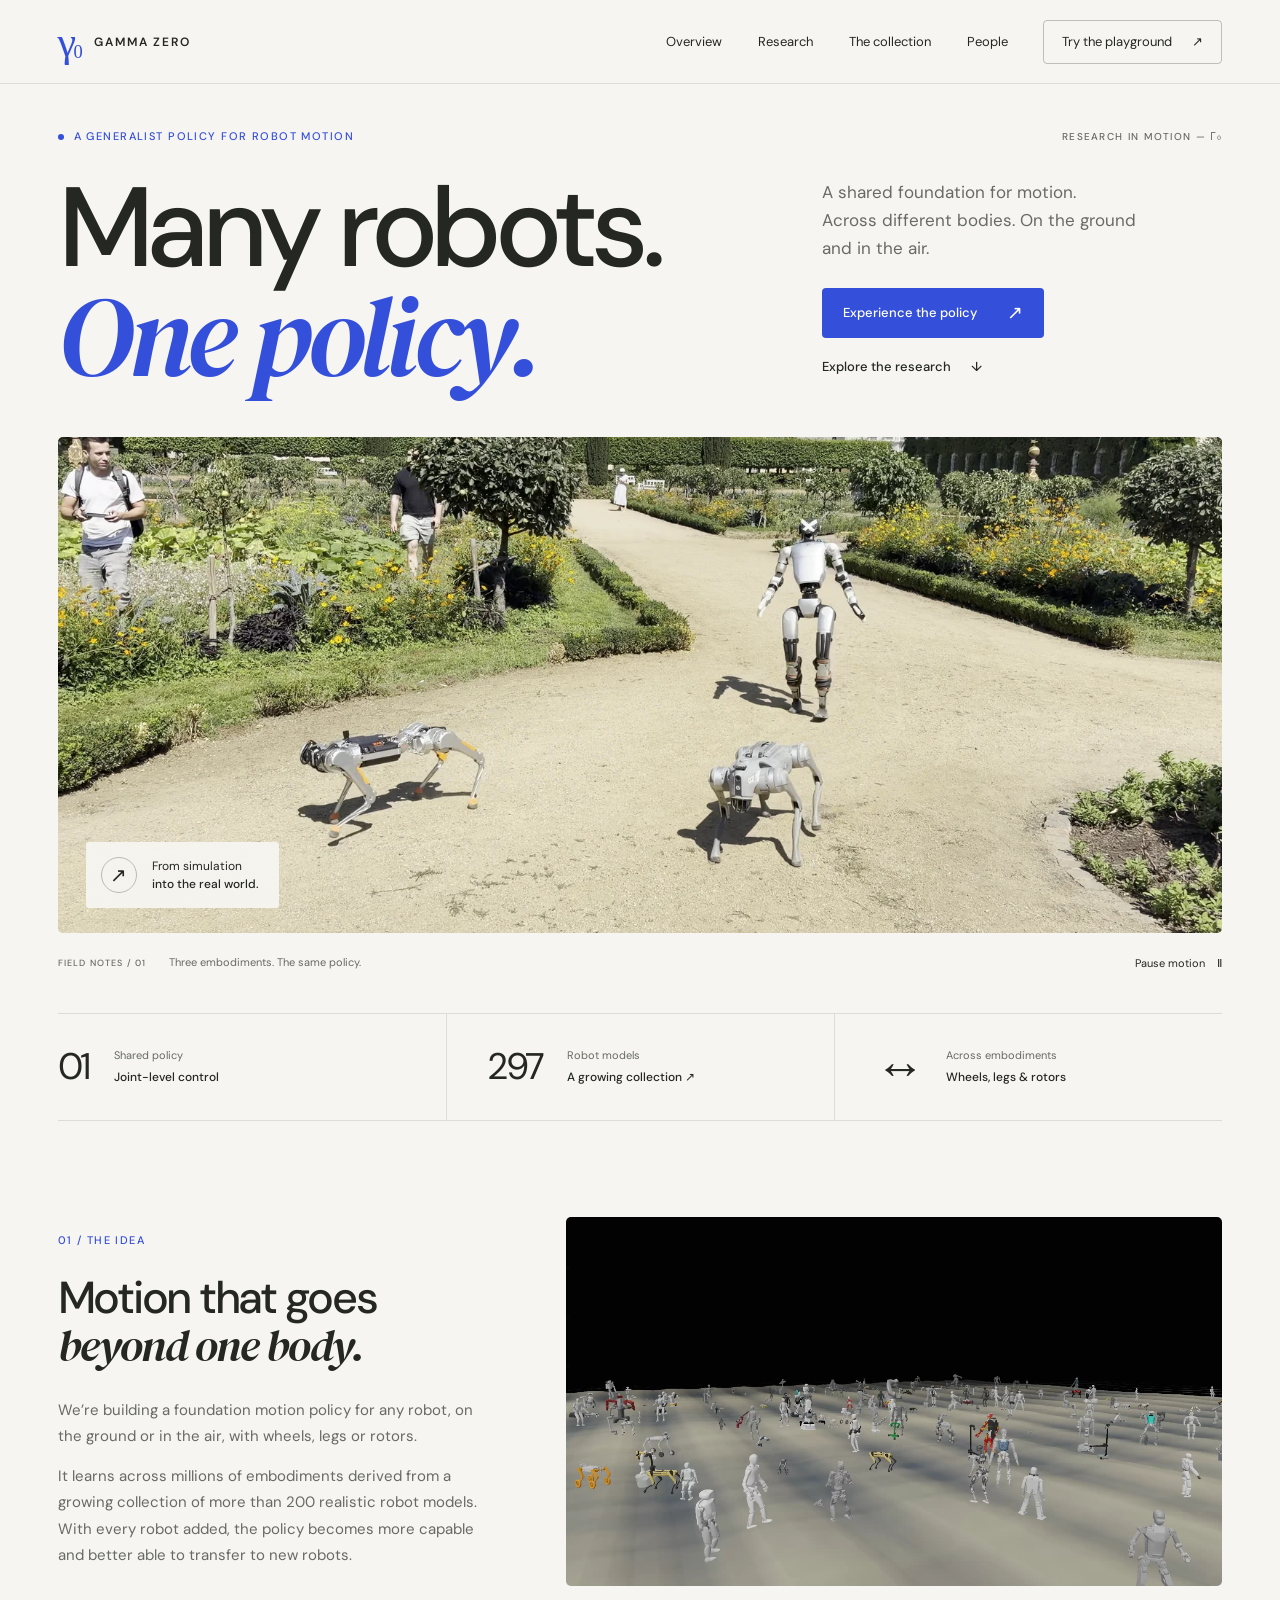
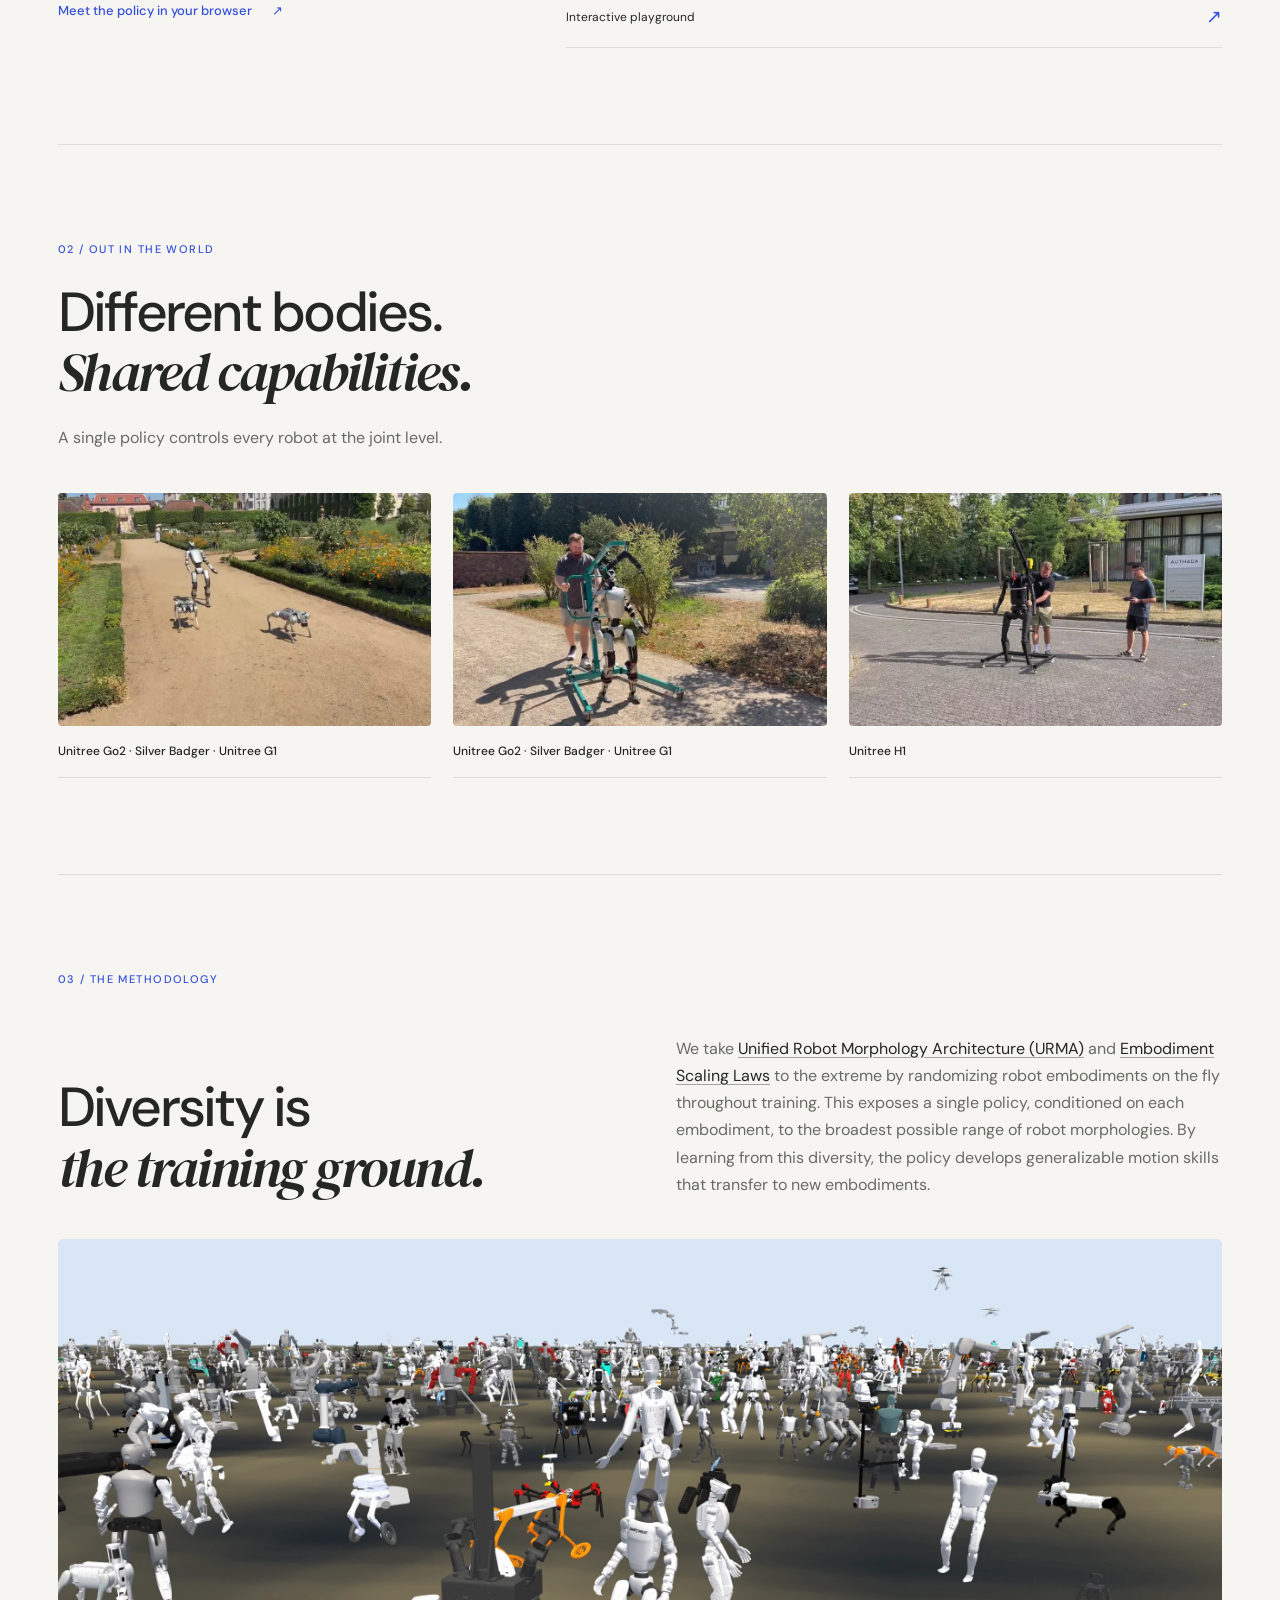
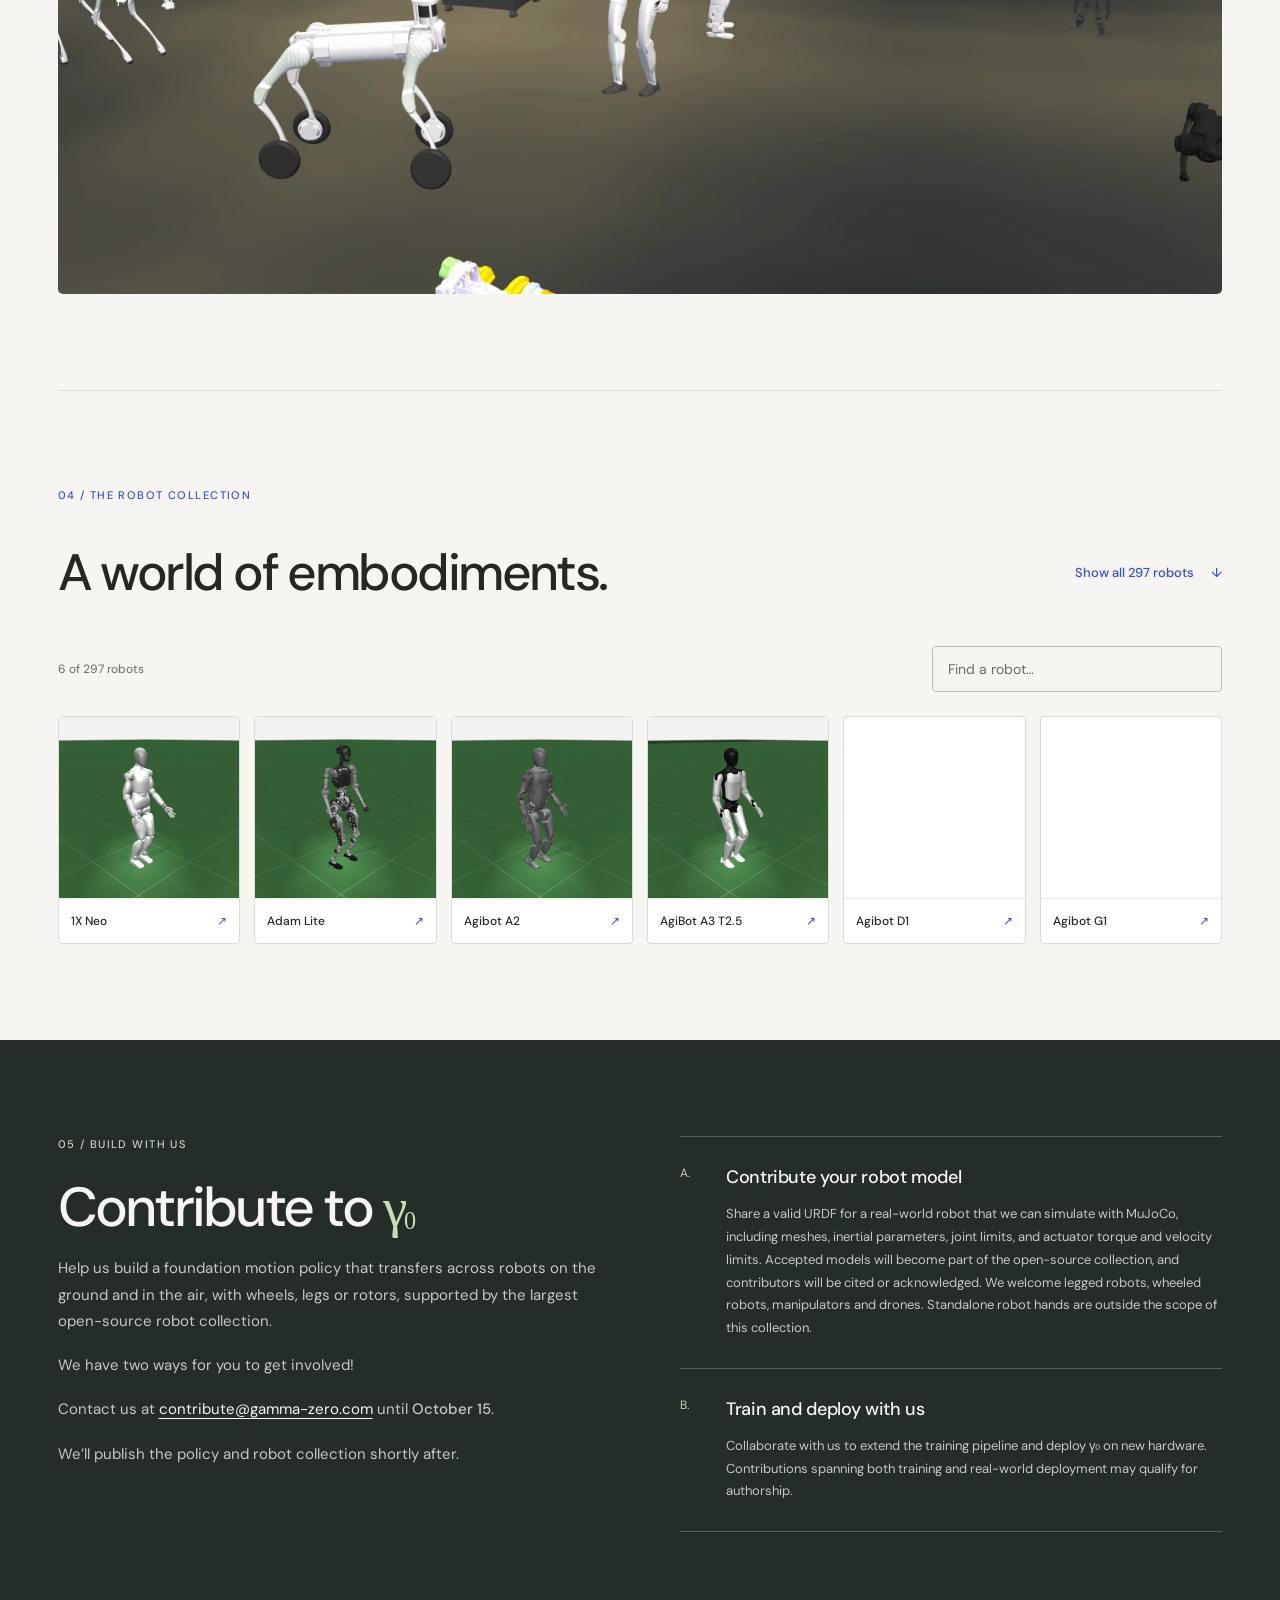
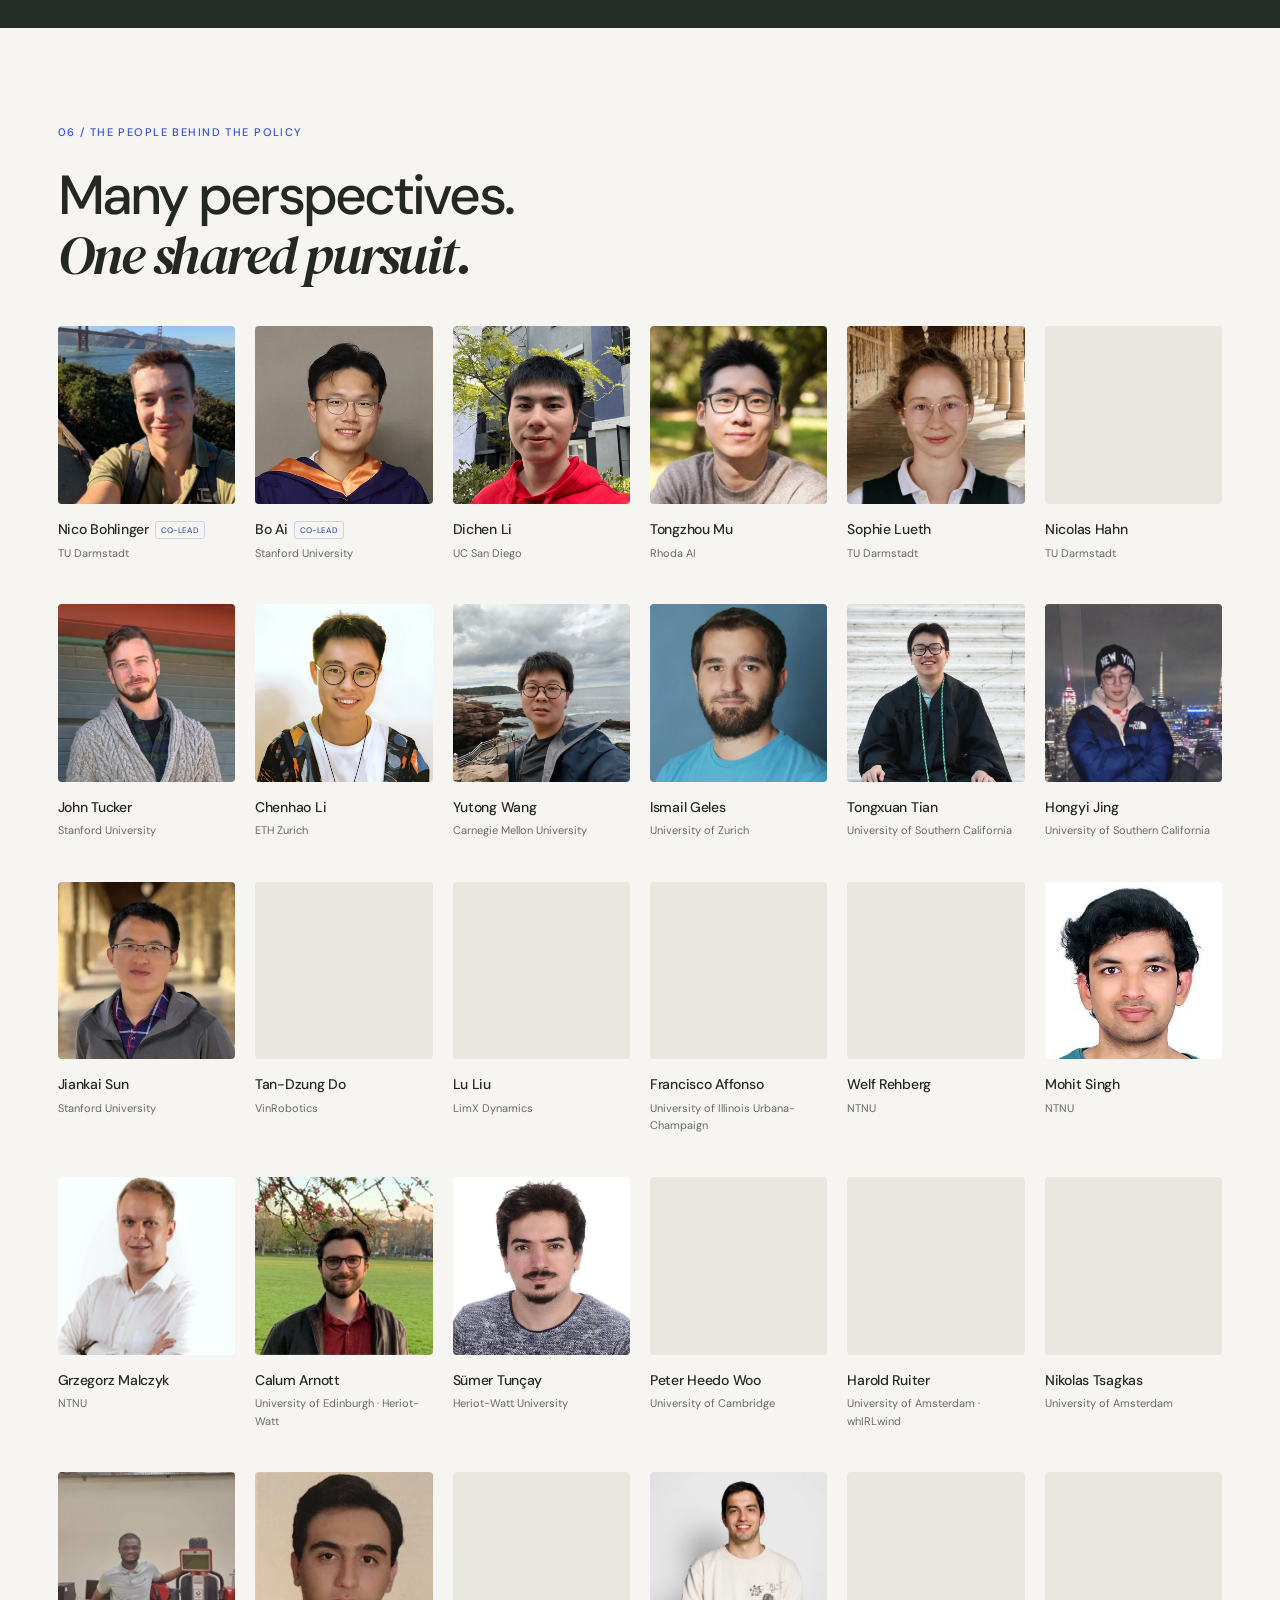
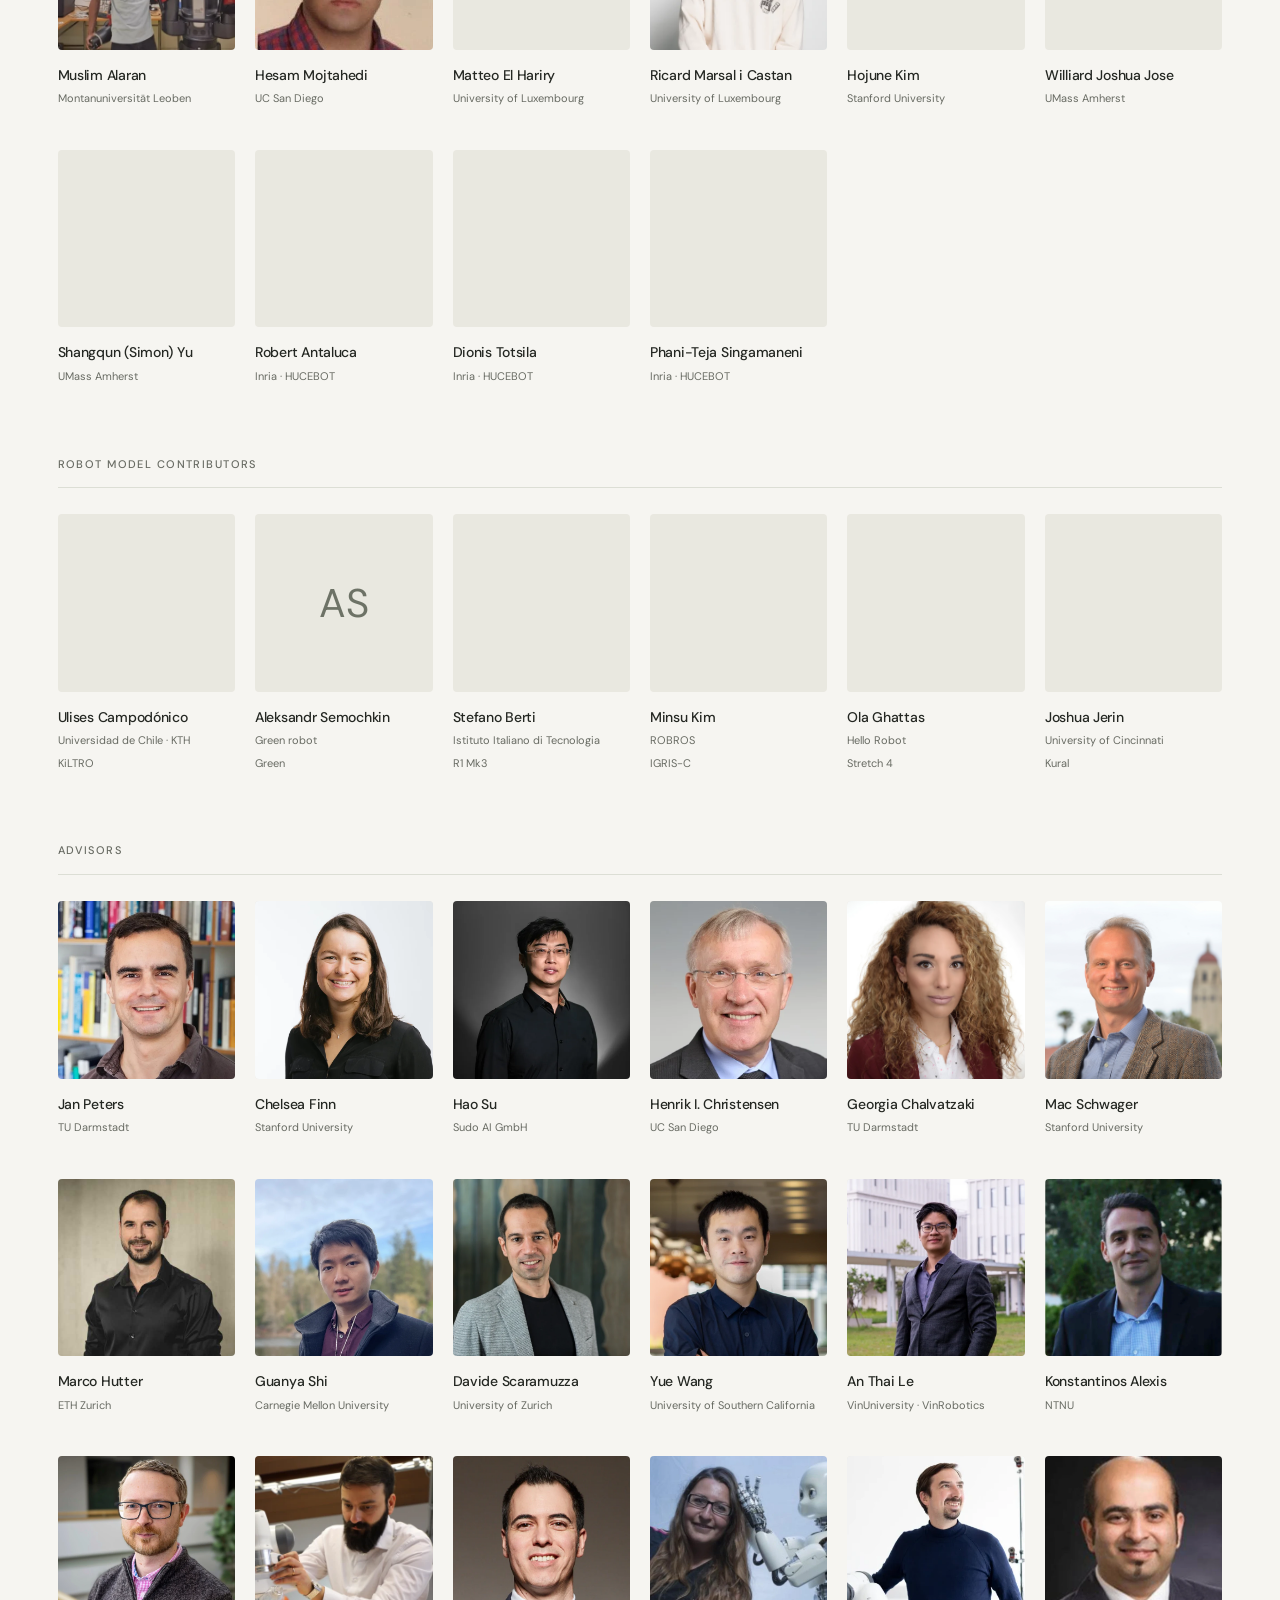
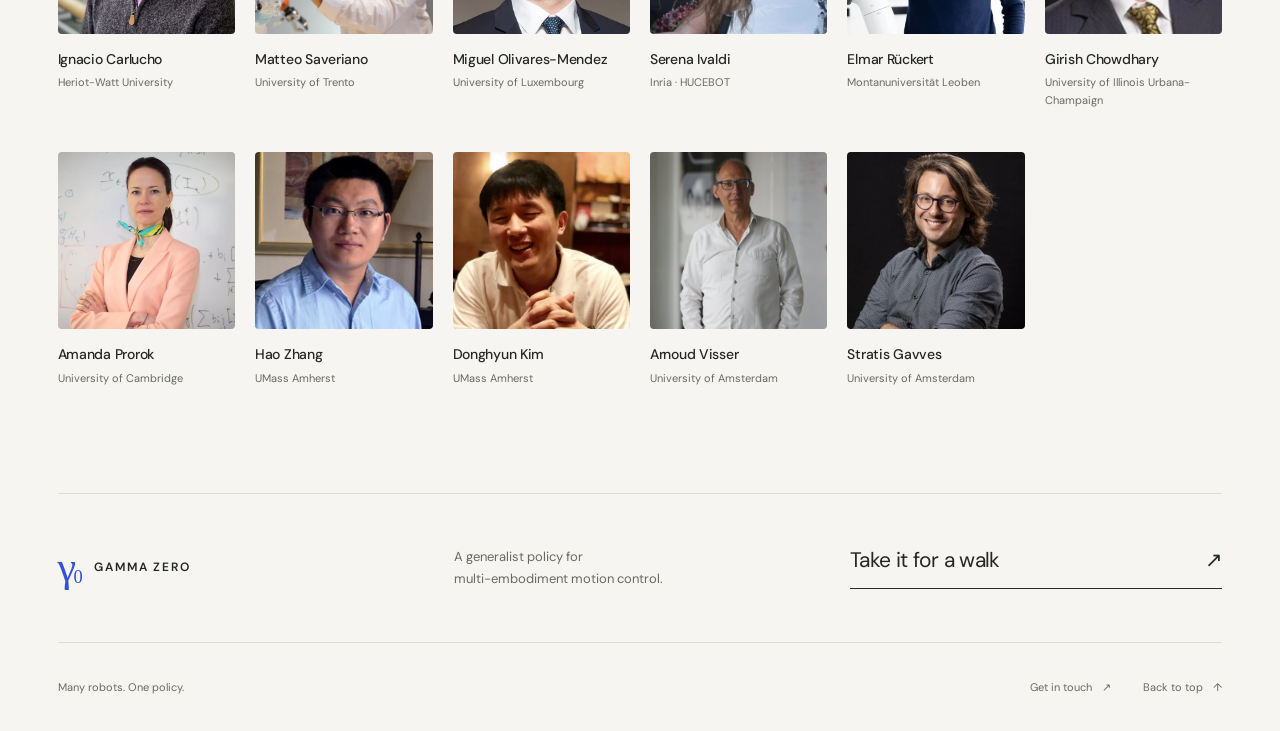
<file: docs/index.html>
<!DOCTYPE html>
<html lang="en">
<head>
  <meta charset="UTF-8">
  <meta name="viewport" content="width=device-width, initial-scale=1.0">
  <meta name="theme-color" content="#f6f5f1">
  <title>γ₀: A Generalist Policy for Multi-Embodiment Motion Control</title>
  <meta name="description" content="Gamma Zero explores one shared reinforcement-learning policy for robots with radically different embodiments.">
  <link rel="canonical" href="https://gamma-zero.com/">
  <link rel="preconnect" href="https://assets.gamma-zero.com">
  <link rel="preload" as="image" href="assets/hero-fleet-poster.webp" fetchpriority="high">
  <meta property="og:type" content="website">
  <meta property="og:url" content="https://gamma-zero.com/">
  <meta property="og:title" content="γ₀: A Generalist Policy for Multi-Embodiment Motion Control">
  <meta property="og:description" content="One shared reinforcement-learning policy for robots with radically different embodiments.">
  <meta property="og:image" content="https://gamma-zero.com/assets/hero-fleet-poster.jpg">
  <meta property="og:image:width" content="1600">
  <meta property="og:image:height" content="900">
  <meta property="og:image:alt" content="Unitree G1, Unitree Go2 and Silver Badger walking together outdoors">
  <meta name="twitter:card" content="summary_large_image">
  <meta name="twitter:title" content="γ₀: A Generalist Policy for Multi-Embodiment Motion Control">
  <meta name="twitter:description" content="One shared reinforcement-learning policy for robots with radically different embodiments.">
  <meta name="twitter:image" content="https://gamma-zero.com/assets/hero-fleet-poster.jpg">
  <script async src="https://www.googletagmanager.com/gtag/js?id=G-VY2SZQK71K"></script>
  <script>
    window.dataLayer = window.dataLayer || [];
    function gtag(){ dataLayer.push(arguments); }
    gtag('js', new Date());
    gtag('config', 'G-VY2SZQK71K');
  </script>
  <link rel="icon" href="favicon/favicon.ico" sizes="any">
  <link rel="icon" type="image/svg+xml" href="favicon/favicon.svg">
  <link rel="icon" type="image/png" sizes="32x32" href="favicon/favicon-32x32.png">
  <link rel="apple-touch-icon" href="favicon/apple-touch-icon.png">
  <link rel="manifest" href="favicon/site.webmanifest">
  <link rel="preload" href="assets/fonts/dm-sans-latin.woff2" as="font" type="font/woff2" crossorigin>
  <link rel="stylesheet" href="styles.css?v=20261019-editorial-1">
  <script src="site.js?v=20261019-editorial-1" defer></script>
  <script src="gallery.js?v=20261019-editorial-1" defer></script>
</head>
<body>
  <a class="skip-link" href="#main">Skip to content</a>

  <header class="site-header">
    <div class="header-inner">
      <a class="site-brand" href="#top" aria-label="Gamma Zero home"><span class="gamma-mark" aria-hidden="true"><span class="gamma-letter">γ</span><sub>0</sub></span><span class="brand-name">GAMMA ZERO</span></a>
      <button class="menu-toggle" type="button" aria-expanded="false" aria-controls="site-nav">Menu <span aria-hidden="true">＋</span></button>
      <nav class="site-nav" id="site-nav" aria-label="Main navigation">
        <a href="#overview">Overview</a>
        <a href="#methodology">Research</a>
        <a href="#robots">The collection</a>
        <a href="#team">People</a>
        <a class="nav-cta" href="https://play.gamma-zero.com/" target="_blank" rel="noopener noreferrer">Try the playground <span aria-hidden="true">↗</span></a>
      </nav>
    </div>
  </header>

  <main id="main">
    <section class="hero" id="top" aria-labelledby="hero-title">
      <div class="hero-topline"><p class="eyebrow"><span class="status-dot" aria-hidden="true"></span> A generalist policy for robot motion</p><span class="hero-index" aria-hidden="true">RESEARCH IN MOTION — γ₀</span></div>
      <div class="hero-copy">
        <h1 id="hero-title">Many robots.<br><em>One policy.</em></h1>
        <div class="hero-aside">
          <p>A shared foundation for motion.<br> Across different bodies. On the ground<br class="desktop-break"> and in the air.</p>
          <a class="button button-primary" href="https://play.gamma-zero.com/" target="_blank" rel="noopener noreferrer">Experience the policy <span aria-hidden="true">↗</span></a>
          <a class="text-link" href="#overview">Explore the research <span aria-hidden="true">↓</span></a>
        </div>
      </div>
      <figure class="hero-film">
        <div class="hero-media"><video class="hero-video" autoplay muted loop playsinline preload="none" poster="assets/hero-fleet-poster.webp" aria-label="Unitree Go2, Silver Badger, and Unitree G1 outdoor hardware deployment">
              <source data-src="https://assets.gamma-zero.com/website/deployment-clip3-720p30-sdr-20260917.mp4" data-local-src="assets/deployment-clip3-720p30-sdr-20260917.mp4" data-hdr-src="https://assets.gamma-zero.com/website/deployment-clip3-720p30-hlg-20260917.mp4" data-local-hdr-src="assets/deployment-clip3-720p30-hlg-20260917.mp4" type="video/mp4">
            </video><a class="film-link" href="#deployments"><span class="film-icon" aria-hidden="true">↗</span><span>From simulation<br><strong>into the real world.</strong></span></a></div>
        <figcaption><span><span class="caption-index">FIELD NOTES / 01</span> Three embodiments. The same policy.</span><button id="motion-toggle" type="button">Pause motion <span aria-hidden="true">Ⅱ</span></button></figcaption>
      </figure>
      <div class="research-strip" aria-label="Project overview">
        <div><span class="strip-number">01</span><span>Shared policy<br><strong>Joint-level control</strong></span></div>
        <a href="#robots"><span class="strip-number" data-robot-count>297</span><span>Robot models<br><strong>A growing collection <span aria-hidden="true">↗</span></strong></span></a>
        <div><span class="strip-symbol" aria-hidden="true">↔</span><span>Across embodiments<br><strong>Wheels, legs &amp; rotors</strong></span></div>
      </div>
    </section>

    <section class="section playground-section" id="overview" aria-label="Interactive playground">
      <div class="playground-copy">
        <p class="eyebrow">01 / THE IDEA</p>
        <h2>Motion that goes<br><em>beyond one body.</em></h2>
        <p class="playground-intro">We’re building a foundation motion policy for any robot, on the ground or in the air, with wheels, legs or rotors.</p>
        <p class="playground-intro">It learns across millions of embodiments derived from a growing collection of more than 200 realistic robot models. With every robot added, the policy becomes more capable and better able to transfer to new robots.</p>
        <a class="text-link" href="https://play.gamma-zero.com/" target="_blank" rel="noopener noreferrer">Meet the policy in your browser <span aria-hidden="true">↗</span></a>
      </div>

      <div class="playground-preview-wrap">
        <a class="playground-preview" href="https://play.gamma-zero.com/" target="_blank" rel="noopener noreferrer" aria-label="Open the interactive playground in a new tab">
          <video class="playground-preview-video" autoplay muted loop playsinline preload="none" poster="assets/playground-preview-r9-223-20260928-poster.webp" tabindex="-1">
            <source data-src="https://assets.gamma-zero.com/website/playground-preview-r9-223-1440p60-optimized-20261001.mp4" data-local-src="assets/playground-preview-r9-223-1440p60-optimized-20261001.mp4" type="video/mp4">
          </video>
        </a>
        <a class="playground-link" href="https://play.gamma-zero.com/" target="_blank" rel="noopener noreferrer">Interactive playground <span aria-hidden="true">↗</span></a>
      </div>
    </section>

    <section class="section deployment-section" id="deployments" aria-labelledby="deployment-title">
      <div class="section-heading">
        <p class="eyebrow">02 / OUT IN THE WORLD</p>
        <h2 id="deployment-title">Different bodies.<br><em>Shared capabilities.</em></h2>
        <p>A single policy controls every robot at the joint level.</p>
      </div>

      <div class="deployment-grid">
        <article class="deployment-card">
          <div class="deployment-media">
            <video class="deployment-video" autoplay muted loop playsinline preload="none" data-poster="assets/deployment-clip2-poster.webp" aria-label="Unitree Go2, Silver Badger, and Unitree G1 outdoor hardware deployment">
              <source data-src="https://assets.gamma-zero.com/website/deployment-clip2-720p30-sdr-20260917.mp4" data-local-src="assets/deployment-clip2-720p30-sdr-20260917.mp4" data-hdr-src="https://assets.gamma-zero.com/website/deployment-clip2-720p30-hlg-20260917.mp4" data-local-hdr-src="assets/deployment-clip2-720p30-hlg-20260917.mp4" type="video/mp4">
            </video>
          </div>
          <div class="deployment-copy"><h3>Unitree Go2 · Silver Badger · Unitree G1</h3></div>
        </article>
        <article class="deployment-card">
          <div class="deployment-media">
            <video class="deployment-video" autoplay muted loop playsinline preload="none" data-poster="assets/deployment-clip1-poster.webp" aria-label="Unitree Go2, Silver Badger, and Unitree G1 outdoor hardware deployment">
              <source data-src="https://assets.gamma-zero.com/website/deployment-clip1-720p30-sdr-20260917.mp4" data-local-src="assets/deployment-clip1-720p30-sdr-20260917.mp4" data-hdr-src="https://assets.gamma-zero.com/website/deployment-clip1-720p30-hlg-20260917.mp4" data-local-hdr-src="assets/deployment-clip1-720p30-hlg-20260917.mp4" type="video/mp4">
            </video>
          </div>
          <div class="deployment-copy"><h3>Unitree Go2 · Silver Badger · Unitree G1</h3></div>
        </article>
        <article class="deployment-card">
          <div class="deployment-media">
            <video class="deployment-video" autoplay muted loop playsinline preload="none" data-poster="assets/deployment-clip5-poster.webp" aria-label="Unitree H1 outdoor hardware deployment">
              <source data-src="https://assets.gamma-zero.com/website/deployment-clip5-720p30-sdr-20260917.mp4" data-local-src="assets/deployment-clip5-720p30-sdr-20260917.mp4" data-hdr-src="https://assets.gamma-zero.com/website/deployment-clip5-720p30-hlg-20260917.mp4" data-local-hdr-src="assets/deployment-clip5-720p30-hlg-20260917.mp4" type="video/mp4">
            </video>
          </div>
          <div class="deployment-copy"><h3>Unitree H1</h3></div>
        </article>
      </div>
    </section>

    <section class="section methodology-section" id="methodology" aria-labelledby="methodology-title">
      <div class="section-heading methodology-heading">
        <p class="eyebrow">03 / THE METHODOLOGY</p>
        <h2 id="methodology-title">Diversity is<br><em>the training ground.</em></h2>
        <p>We take <a class="methodology-link" href="https://nico-bohlinger.github.io/one_policy_to_run_them_all_website/" target="_blank" rel="noopener noreferrer">Unified Robot Morphology Architecture (URMA)</a> and <a class="methodology-link" href="https://embodiment-scaling-laws.github.io/" target="_blank" rel="noopener noreferrer">Embodiment Scaling Laws</a> to the extreme by randomizing robot embodiments on the fly throughout training. This exposes a single policy, conditioned on each embodiment, to the broadest possible range of robot morphologies. By learning from this diversity, the policy develops generalizable motion skills that transfer to new embodiments.</p>
      </div>

      <div class="methodology-media">
        <video class="methodology-video" autoplay muted loop playsinline preload="none" data-poster="assets/training-methodology-r9-v12-20261001c-poster.webp" aria-label="A continuously changing fleet of robot embodiments during training">
          <source data-src="https://assets.gamma-zero.com/website/training-methodology-r9-v12-1440p60-optimized-20261001.mp4" data-local-src="assets/training-methodology-r9-v12-1440p60-optimized-20261001.mp4" data-compact-src="https://assets.gamma-zero.com/website/training-methodology-r9-v12-1080p60-optimized-20261001.mp4" data-local-compact-src="assets/training-methodology-r9-v12-1080p60-optimized-20261001.mp4" type="video/mp4">
        </video>
      </div>
    </section>

    <section class="section robot-collection-section" id="robots" aria-labelledby="robot-collection-title">
      <p class="eyebrow">04 / THE ROBOT COLLECTION</p>
      <div class="collection-heading">
        <h2 id="robot-collection-title">A world of embodiments.</h2>
        <button class="collection-toggle" id="collection-toggle" type="button" aria-expanded="false" aria-controls="robot-collection">Show all 297 robots <span aria-hidden="true">↓</span></button>
      </div>
      <div class="gallery-tools">
        <p id="gallery-count" role="status" aria-live="polite">6 of 297 robots</p>
        <label><span class="visually-hidden">Search robots</span><input type="search" id="robot-search" placeholder="Find a robot…" autocomplete="off"></label>
      </div>
      <div class="robot-gallery" id="robot-collection">
        <a class="robot-card" href="https://play.gamma-zero.com/?robot=1x_neo" target="_blank" rel="noopener noreferrer" aria-label="Open 1X Neo in the playground (new tab)" id="1x_neo" data-name="1x_neo"><img src="assets/robots/1x_neo.webp" alt="" width="512" height="512" loading="lazy" decoding="async"><span>1X Neo</span></a>
        <a class="robot-card" href="https://play.gamma-zero.com/?robot=adam_lite" target="_blank" rel="noopener noreferrer" aria-label="Open Adam Lite in the playground (new tab)" id="adam_lite" data-name="adam_lite"><img src="assets/robots/adam_lite.webp" alt="" width="512" height="512" loading="lazy" decoding="async"><span>Adam Lite</span></a>
        <a class="robot-card" href="https://play.gamma-zero.com/?robot=agibot_a2" target="_blank" rel="noopener noreferrer" aria-label="Open Agibot A2 in the playground (new tab)" id="agibot_a2" data-name="agibot_a2"><img src="assets/robots/agibot_a2.webp" alt="" width="512" height="512" loading="lazy" decoding="async"><span>Agibot A2</span></a>
        <a class="robot-card" href="https://play.gamma-zero.com/?robot=agibot_a3" target="_blank" rel="noopener noreferrer" aria-label="Open AgiBot A3 T2.5 in the playground (new tab)" id="agibot_a3" data-name="agibot_a3"><img src="assets/robots/agibot_a3.webp" alt="" width="512" height="512" loading="lazy" decoding="async"><span>AgiBot A3 T2.5</span></a>
        <a class="robot-card" href="https://play.gamma-zero.com/?robot=agibot_d1" target="_blank" rel="noopener noreferrer" aria-label="Open Agibot D1 in the playground (new tab)" id="agibot_d1" data-name="agibot_d1"><img src="assets/robots/agibot_d1.webp" alt="" width="512" height="512" loading="lazy" decoding="async"><span>Agibot D1</span></a>
        <a class="robot-card" href="https://play.gamma-zero.com/?robot=agibot_g1" target="_blank" rel="noopener noreferrer" aria-label="Open Agibot G1 in the playground (new tab)" id="agibot_g1" data-name="agibot_g1"><img src="assets/robots/agibot_g1.webp" alt="" width="512" height="512" loading="lazy" decoding="async"><span>Agibot G1</span></a>
        <a class="robot-card" href="https://play.gamma-zero.com/?robot=agibot_x1" target="_blank" rel="noopener noreferrer" aria-label="Open Agibot X1 in the playground (new tab)" hidden id="agibot_x1" data-name="agibot_x1"><img src="assets/robots/agibot_x1.webp" alt="" width="512" height="512" loading="lazy" decoding="async"><span>Agibot X1</span></a>
        <a class="robot-card" href="https://play.gamma-zero.com/?robot=agibot_x2" target="_blank" rel="noopener noreferrer" aria-label="Open Agibot X2 in the playground (new tab)" hidden id="agibot_x2" data-name="agibot_x2"><img src="assets/robots/agibot_x2.webp" alt="" width="512" height="512" loading="lazy" decoding="async"><span>Agibot X2</span></a>
        <a class="robot-card" href="https://play.gamma-zero.com/?robot=agilex_limo" target="_blank" rel="noopener noreferrer" aria-label="Open Agilex Limo in the playground (new tab)" hidden id="agilex_limo" data-name="agilex_limo"><img src="assets/robots/agilex_limo.webp" alt="" width="512" height="512" loading="lazy" decoding="async"><span>Agilex Limo</span></a>
        <a class="robot-card" href="https://play.gamma-zero.com/?robot=agilex_piper" target="_blank" rel="noopener noreferrer" aria-label="Open Agilex Piper in the playground (new tab)" hidden id="agilex_piper" data-name="agilex_piper"><img src="assets/robots/agilex_piper.webp" alt="" width="512" height="512" loading="lazy" decoding="async"><span>Agilex Piper</span></a>
        <a class="robot-card" href="https://play.gamma-zero.com/?robot=agility_digit" target="_blank" rel="noopener noreferrer" aria-label="Open Agility Digit in the playground (new tab)" hidden id="agility_digit" data-name="agility_digit"><img src="assets/robots/agility_digit.webp" alt="" width="512" height="512" loading="lazy" decoding="async"><span>Agility Digit</span></a>
        <a class="robot-card" href="https://play.gamma-zero.com/?robot=agiloped" target="_blank" rel="noopener noreferrer" aria-label="Open Agiloped in the playground (new tab)" hidden id="agiloped" data-name="agiloped"><img src="assets/robots/agiloped.webp" alt="" width="512" height="512" loading="lazy" decoding="async"><span>Agiloped</span></a>
        <a class="robot-card" href="https://play.gamma-zero.com/?robot=aibo" target="_blank" rel="noopener noreferrer" aria-label="Open Aibo in the playground (new tab)" hidden id="aibo" data-name="aibo"><img src="assets/robots/aibo.webp" alt="" width="512" height="512" loading="lazy" decoding="async"><span>Aibo</span></a>
        <a class="robot-card" href="https://play.gamma-zero.com/?robot=airbus_vispa" target="_blank" rel="noopener noreferrer" aria-label="Open Airbus VISPA in the playground (new tab)" hidden id="airbus_vispa" data-name="airbus_vispa"><img src="assets/robots/airbus_vispa.webp" alt="" width="512" height="512" loading="lazy" decoding="async"><span>Airbus VISPA</span></a>
        <a class="robot-card" href="https://play.gamma-zero.com/?robot=aloha" target="_blank" rel="noopener noreferrer" aria-label="Open Aloha in the playground (new tab)" hidden id="aloha" data-name="aloha"><img src="assets/robots/aloha.webp" alt="" width="512" height="512" loading="lazy" decoding="async"><span>Aloha</span></a>
        <div class="robot-card" hidden id="ambench_fahexa" data-name="ambench_fahexa"><img src="assets/robots/ambench_fahexa.webp" alt="" width="512" height="512" loading="lazy" decoding="async"><span>AM-Bench FA-Hexa</span></div>
        <div class="robot-card" hidden id="ambench_omnihexa" data-name="ambench_omnihexa"><img src="assets/robots/ambench_omnihexa.webp" alt="" width="512" height="512" loading="lazy" decoding="async"><span>AM-Bench Omni-Hexa</span></div>
        <div class="robot-card" hidden id="ambench_uahexa" data-name="ambench_uahexa"><img src="assets/robots/ambench_uahexa.webp" alt="" width="512" height="512" loading="lazy" decoding="async"><span>AM-Bench UA-Hexa</span></div>
        <div class="robot-card" hidden id="ambench_uaquad" data-name="ambench_uaquad"><img src="assets/robots/ambench_uaquad.webp" alt="" width="512" height="512" loading="lazy" decoding="async"><span>AM-Bench UA-Quad</span></div>
        <a class="robot-card" href="https://play.gamma-zero.com/?robot=anymal_b" target="_blank" rel="noopener noreferrer" aria-label="Open Anymal B in the playground (new tab)" hidden id="anymal_b" data-name="anymal_b"><img src="assets/robots/anymal_b.webp" alt="" width="512" height="512" loading="lazy" decoding="async"><span>Anymal B</span></a>
        <a class="robot-card" href="https://play.gamma-zero.com/?robot=anymal_d" target="_blank" rel="noopener noreferrer" aria-label="Open ANYmal D in the playground (new tab)" hidden id="anymal_d" data-name="anymal_d"><img src="assets/robots/anymal_d.webp" alt="" width="512" height="512" loading="lazy" decoding="async"><span>ANYmal D</span></a>
        <a class="robot-card" href="https://play.gamma-zero.com/?robot=apptronik_apollo" target="_blank" rel="noopener noreferrer" aria-label="Open Apptronik Apollo in the playground (new tab)" hidden id="apptronik_apollo" data-name="apptronik_apollo"><img src="assets/robots/apptronik_apollo.webp" alt="" width="512" height="512" loading="lazy" decoding="async"><span>Apptronik Apollo</span></a>
        <a class="robot-card" href="https://play.gamma-zero.com/?robot=arx_l5" target="_blank" rel="noopener noreferrer" aria-label="Open Arx L5 in the playground (new tab)" hidden id="arx_l5" data-name="arx_l5"><img src="assets/robots/arx_l5.webp" alt="" width="512" height="512" loading="lazy" decoding="async"><span>Arx L5</span></a>
        <a class="robot-card" href="https://play.gamma-zero.com/?robot=asimov_1" target="_blank" rel="noopener noreferrer" aria-label="Open Asimov 1 in the playground (new tab)" hidden id="asimov_1" data-name="asimov_1"><img src="assets/robots/asimov_1.webp" alt="" width="512" height="512" loading="lazy" decoding="async"><span>Asimov 1</span></a>
        <a class="robot-card" href="https://play.gamma-zero.com/?robot=asimov_v0" target="_blank" rel="noopener noreferrer" aria-label="Open Asimov V0 in the playground (new tab)" hidden id="asimov_v0" data-name="asimov_v0"><img src="assets/robots/asimov_v0.webp" alt="" width="512" height="512" loading="lazy" decoding="async"><span>Asimov V0</span></a>
        <a class="robot-card" href="https://play.gamma-zero.com/?robot=atlas" target="_blank" rel="noopener noreferrer" aria-label="Open Atlas in the playground (new tab)" hidden id="atlas" data-name="atlas"><img src="assets/robots/atlas.webp" alt="" width="512" height="512" loading="lazy" decoding="async"><span>Atlas</span></a>
        <a class="robot-card" href="https://play.gamma-zero.com/?robot=bambot" target="_blank" rel="noopener noreferrer" aria-label="Open BamBot in the playground (new tab)" hidden id="bambot" data-name="bambot"><img src="assets/robots/bambot.webp" alt="" width="512" height="512" loading="lazy" decoding="async"><span>BamBot</span></a>
        <a class="robot-card" href="https://play.gamma-zero.com/?robot=barkour_v0" target="_blank" rel="noopener noreferrer" aria-label="Open Barkour V0 in the playground (new tab)" hidden id="barkour_v0" data-name="barkour_v0"><img src="assets/robots/barkour_v0.webp" alt="" width="512" height="512" loading="lazy" decoding="async"><span>Barkour V0</span></a>
        <a class="robot-card" href="https://play.gamma-zero.com/?robot=barkour_vb" target="_blank" rel="noopener noreferrer" aria-label="Open Barkour Vb in the playground (new tab)" hidden id="barkour_vb" data-name="barkour_vb"><img src="assets/robots/barkour_vb.webp" alt="" width="512" height="512" loading="lazy" decoding="async"><span>Barkour Vb</span></a>
        <a class="robot-card" href="https://play.gamma-zero.com/?robot=barrett_wam_dual" target="_blank" rel="noopener noreferrer" aria-label="Open Barrett WAM Dual in the playground (new tab)" hidden id="barrett_wam_dual" data-name="barrett_wam_dual"><img src="assets/robots/barrett_wam_dual.webp" alt="" width="512" height="512" loading="lazy" decoding="async"><span>Barrett WAM Dual</span></a>
        <a class="robot-card" href="https://play.gamma-zero.com/?robot=baxter" target="_blank" rel="noopener noreferrer" aria-label="Open Baxter in the playground (new tab)" hidden id="baxter" data-name="baxter"><img src="assets/robots/baxter.webp" alt="" width="512" height="512" loading="lazy" decoding="async"><span>Baxter</span></a>
        <a class="robot-card" href="https://play.gamma-zero.com/?robot=berkeley_humanoid" target="_blank" rel="noopener noreferrer" aria-label="Open Berkeley Humanoid in the playground (new tab)" hidden id="berkeley_humanoid" data-name="berkeley_humanoid"><img src="assets/robots/berkeley_humanoid.webp" alt="" width="512" height="512" loading="lazy" decoding="async"><span>Berkeley Humanoid</span></a>
        <a class="robot-card" href="https://play.gamma-zero.com/?robot=berkeley_humanoid_lite" target="_blank" rel="noopener noreferrer" aria-label="Open Berkeley Humanoid Lite in the playground (new tab)" hidden id="berkeley_humanoid_lite" data-name="berkeley_humanoid_lite"><img src="assets/robots/berkeley_humanoid_lite.webp" alt="" width="512" height="512" loading="lazy" decoding="async"><span>Berkeley Humanoid Lite</span></a>
        <a class="robot-card" href="https://play.gamma-zero.com/?robot=bittle" target="_blank" rel="noopener noreferrer" aria-label="Open Bittle in the playground (new tab)" hidden id="bittle" data-name="bittle"><img src="assets/robots/bittle.webp" alt="" width="512" height="512" loading="lazy" decoding="async"><span>Bittle</span></a>
        <div class="robot-card" hidden id="bluerov2_heavy" data-name="bluerov2_heavy"><img src="assets/robots/bluerov2_heavy.webp" alt="" width="512" height="512" loading="lazy" decoding="async"><span>BlueROV2 Heavy</span></div>
        <a class="robot-card" href="https://play.gamma-zero.com/?robot=bolt" target="_blank" rel="noopener noreferrer" aria-label="Open Bolt in the playground (new tab)" hidden id="bolt" data-name="bolt"><img src="assets/robots/bolt.webp" alt="" width="512" height="512" loading="lazy" decoding="async"><span>Bolt</span></a>
        <a class="robot-card" href="https://play.gamma-zero.com/?robot=booster_k1" target="_blank" rel="noopener noreferrer" aria-label="Open Booster K1 in the playground (new tab)" hidden id="booster_k1" data-name="booster_k1"><img src="assets/robots/booster_k1.webp" alt="" width="512" height="512" loading="lazy" decoding="async"><span>Booster K1</span></a>
        <a class="robot-card" href="https://play.gamma-zero.com/?robot=booster_t1" target="_blank" rel="noopener noreferrer" aria-label="Open Booster T1 in the playground (new tab)" hidden id="booster_t1" data-name="booster_t1"><img src="assets/robots/booster_t1.webp" alt="" width="512" height="512" loading="lazy" decoding="async"><span>Booster T1</span></a>
        <div class="robot-card" hidden id="booster_t2" data-name="booster_t2"><img src="assets/robots/booster_t2.webp" alt="" width="512" height="512" loading="lazy" decoding="async"><span>Booster T2</span></div>
        <div class="robot-card" hidden id="bruce" data-name="bruce"><img src="assets/robots/bruce.webp" alt="" width="512" height="512" loading="lazy" decoding="async"><span>BRUCE</span></div>
        <a class="robot-card" href="https://play.gamma-zero.com/?robot=cassie" target="_blank" rel="noopener noreferrer" aria-label="Open Cassie in the playground (new tab)" hidden id="cassie" data-name="cassie"><img src="assets/robots/cassie.webp" alt="" width="512" height="512" loading="lazy" decoding="async"><span>Cassie</span></a>
        <a class="robot-card" href="https://play.gamma-zero.com/?robot=centauro" target="_blank" rel="noopener noreferrer" aria-label="Open CENTAURO in the playground (new tab)" hidden id="centauro" data-name="centauro"><img src="assets/robots/centauro.webp" alt="" width="512" height="512" loading="lazy" decoding="async"><span>CENTAURO</span></a>
        <div class="robot-card" hidden id="cerepal_ant001" data-name="cerepal_ant001"><img src="assets/robots/cerepal_ant001.webp" alt="" width="512" height="512" loading="lazy" decoding="async"><span>Cerepal ANT001</span></div>
        <a class="robot-card" href="https://play.gamma-zero.com/?robot=clearpath_dingo" target="_blank" rel="noopener noreferrer" aria-label="Open Clearpath Dingo in the playground (new tab)" hidden id="clearpath_dingo" data-name="clearpath_dingo"><img src="assets/robots/clearpath_dingo.webp" alt="" width="512" height="512" loading="lazy" decoding="async"><span>Clearpath Dingo</span></a>
        <a class="robot-card" href="https://play.gamma-zero.com/?robot=clearpath_jackal" target="_blank" rel="noopener noreferrer" aria-label="Open Clearpath Jackal in the playground (new tab)" hidden id="clearpath_jackal" data-name="clearpath_jackal"><img src="assets/robots/clearpath_jackal.webp" alt="" width="512" height="512" loading="lazy" decoding="async"><span>Clearpath Jackal</span></a>
        <a class="robot-card" href="https://play.gamma-zero.com/?robot=comau_edo" target="_blank" rel="noopener noreferrer" aria-label="Open Comau e.DO in the playground (new tab)" hidden id="comau_edo" data-name="comau_edo"><img src="assets/robots/comau_edo.webp" alt="" width="512" height="512" loading="lazy" decoding="async"><span>Comau e.DO</span></a>
        <a class="robot-card" href="https://play.gamma-zero.com/?robot=crab" target="_blank" rel="noopener noreferrer" aria-label="Open Crab in the playground (new tab)" hidden id="crab" data-name="crab"><img src="assets/robots/crab.webp" alt="" width="512" height="512" loading="lazy" decoding="async"><span>Crab</span></a>
        <a class="robot-card" href="https://play.gamma-zero.com/?robot=crazyflie_2" target="_blank" rel="noopener noreferrer" aria-label="Open Crazyflie 2 in the playground (new tab)" hidden id="crazyflie_2" data-name="crazyflie_2"><img src="assets/robots/crazyflie_2.webp" alt="" width="512" height="512" loading="lazy" decoding="async"><span>Crazyflie 2</span></a>
        <div class="robot-card" hidden id="cubic_doggo" data-name="cubic_doggo"><img src="assets/robots/cubic_doggo.webp" alt="" width="512" height="512" loading="lazy" decoding="async"><span>Cubic Doggo</span></div>
        <a class="robot-card" href="https://play.gamma-zero.com/?robot=custom_hexapod" target="_blank" rel="noopener noreferrer" aria-label="Open Custom Hexapod in the playground (new tab)" hidden id="custom_hexapod" data-name="custom_hexapod"><img src="assets/robots/custom_hexapod.webp" alt="" width="512" height="512" loading="lazy" decoding="async"><span>Custom Hexapod</span></a>
        <a class="robot-card" href="https://play.gamma-zero.com/?robot=cyberdog2" target="_blank" rel="noopener noreferrer" aria-label="Open Cyberdog2 in the playground (new tab)" hidden id="cyberdog2" data-name="cyberdog2"><img src="assets/robots/cyberdog2.webp" alt="" width="512" height="512" loading="lazy" decoding="async"><span>Cyberdog2</span></a>
        <a class="robot-card" href="https://play.gamma-zero.com/?robot=cyclbot" target="_blank" rel="noopener noreferrer" aria-label="Open cyclBot in the playground (new tab)" hidden id="cyclbot" data-name="cyclbot"><img src="assets/robots/cyclbot.webp" alt="" width="512" height="512" loading="lazy" decoding="async"><span>cyclBot</span></a>
        <div class="robot-card" hidden id="ddt_diablo" data-name="ddt_diablo"><img src="assets/robots/ddt_diablo.webp" alt="" width="512" height="512" loading="lazy" decoding="async"><span>DDT Diablo</span></div>
        <a class="robot-card" href="https://play.gamma-zero.com/?robot=ddt_tita" target="_blank" rel="noopener noreferrer" aria-label="Open Ddt Tita in the playground (new tab)" hidden id="ddt_tita" data-name="ddt_tita"><img src="assets/robots/ddt_tita.webp" alt="" width="512" height="512" loading="lazy" decoding="async"><span>Ddt Tita</span></a>
        <div class="robot-card" hidden id="deeprobotics_dr02" data-name="deeprobotics_dr02"><img src="assets/robots/deeprobotics_dr02.webp" alt="" width="512" height="512" loading="lazy" decoding="async"><span>Deep Robotics DR02 Standard</span></div>
        <a class="robot-card" href="https://play.gamma-zero.com/?robot=deeprobotics_lite3" target="_blank" rel="noopener noreferrer" aria-label="Open Deeprobotics Lite3 in the playground (new tab)" hidden id="deeprobotics_lite3" data-name="deeprobotics_lite3"><img src="assets/robots/deeprobotics_lite3.webp" alt="" width="512" height="512" loading="lazy" decoding="async"><span>Deeprobotics Lite3</span></a>
        <a class="robot-card" href="https://play.gamma-zero.com/?robot=deeprobotics_m20" target="_blank" rel="noopener noreferrer" aria-label="Open Deeprobotics M20 in the playground (new tab)" hidden id="deeprobotics_m20" data-name="deeprobotics_m20"><img src="assets/robots/deeprobotics_m20.webp" alt="" width="512" height="512" loading="lazy" decoding="async"><span>Deeprobotics M20</span></a>
        <a class="robot-card" href="https://play.gamma-zero.com/?robot=deeprobotics_x30" target="_blank" rel="noopener noreferrer" aria-label="Open Deeprobotics X30 in the playground (new tab)" hidden id="deeprobotics_x30" data-name="deeprobotics_x30"><img src="assets/robots/deeprobotics_x30.webp" alt="" width="512" height="512" loading="lazy" decoding="async"><span>Deeprobotics X30</span></a>
        <a class="robot-card" href="https://play.gamma-zero.com/?robot=denso_cobotta" target="_blank" rel="noopener noreferrer" aria-label="Open Denso Cobotta in the playground (new tab)" hidden id="denso_cobotta" data-name="denso_cobotta"><img src="assets/robots/denso_cobotta.webp" alt="" width="512" height="512" loading="lazy" decoding="async"><span>Denso Cobotta</span></a>
        <a class="robot-card" href="https://play.gamma-zero.com/?robot=denso_cobotta_1300" target="_blank" rel="noopener noreferrer" aria-label="Open Denso Cobotta 1300 in the playground (new tab)" hidden id="denso_cobotta_1300" data-name="denso_cobotta_1300"><img src="assets/robots/denso_cobotta_1300.webp" alt="" width="512" height="512" loading="lazy" decoding="async"><span>Denso Cobotta 1300</span></a>
        <a class="robot-card" href="https://play.gamma-zero.com/?robot=dlr_toro" target="_blank" rel="noopener noreferrer" aria-label="Open Dlr Toro in the playground (new tab)" hidden id="dlr_toro" data-name="dlr_toro"><img src="assets/robots/dlr_toro.webp" alt="" width="512" height="512" loading="lazy" decoding="async"><span>Dlr Toro</span></a>
        <a class="robot-card" href="https://play.gamma-zero.com/?robot=doosan_h2017" target="_blank" rel="noopener noreferrer" aria-label="Open Doosan H2017 in the playground (new tab)" hidden id="doosan_h2017" data-name="doosan_h2017"><img src="assets/robots/doosan_h2017.webp" alt="" width="512" height="512" loading="lazy" decoding="async"><span>Doosan H2017</span></a>
        <a class="robot-card" href="https://play.gamma-zero.com/?robot=draco3" target="_blank" rel="noopener noreferrer" aria-label="Open Draco3 in the playground (new tab)" hidden id="draco3" data-name="draco3"><img src="assets/robots/draco3.webp" alt="" width="512" height="512" loading="lazy" decoding="async"><span>Draco3</span></a>
        <div class="robot-card" hidden id="droidup_e1" data-name="droidup_e1"><img src="assets/robots/droidup_e1.webp" alt="" width="512" height="512" loading="lazy" decoding="async"><span>DroidUp E1</span></div>
        <a class="robot-card" href="https://play.gamma-zero.com/?robot=duck_mini" target="_blank" rel="noopener noreferrer" aria-label="Open Duck Mini in the playground (new tab)" hidden id="duck_mini" data-name="duck_mini"><img src="assets/robots/duck_mini.webp" alt="" width="512" height="512" loading="lazy" decoding="async"><span>Duck Mini</span></a>
        <div class="robot-card" hidden id="duke_humanoid" data-name="duke_humanoid"><img src="assets/robots/duke_humanoid.webp" alt="" width="512" height="512" loading="lazy" decoding="async"><span>Duke Humanoid</span></div>
        <a class="robot-card" href="https://play.gamma-zero.com/?robot=dynamixel_2r" target="_blank" rel="noopener noreferrer" aria-label="Open Dynamixel 2r in the playground (new tab)" hidden id="dynamixel_2r" data-name="dynamixel_2r"><img src="assets/robots/dynamixel_2r.webp" alt="" width="512" height="512" loading="lazy" decoding="async"><span>Dynamixel 2r</span></a>
        <a class="robot-card" href="https://play.gamma-zero.com/?robot=elf2" target="_blank" rel="noopener noreferrer" aria-label="Open Elf2 in the playground (new tab)" hidden id="elf2" data-name="elf2"><img src="assets/robots/elf2.webp" alt="" width="512" height="512" loading="lazy" decoding="async"><span>Elf2</span></a>
        <a class="robot-card" href="https://play.gamma-zero.com/?robot=engineai_pm01" target="_blank" rel="noopener noreferrer" aria-label="Open ENGINEAI PM01 in the playground (new tab)" hidden id="engineai_pm01" data-name="engineai_pm01"><img src="assets/robots/engineai_pm01.webp" alt="" width="512" height="512" loading="lazy" decoding="async"><span>ENGINEAI PM01</span></a>
        <a class="robot-card" href="https://play.gamma-zero.com/?robot=engineai_sa01" target="_blank" rel="noopener noreferrer" aria-label="Open Engineai Sa01 in the playground (new tab)" hidden id="engineai_sa01" data-name="engineai_sa01"><img src="assets/robots/engineai_sa01.webp" alt="" width="512" height="512" loading="lazy" decoding="async"><span>Engineai Sa01</span></a>
        <a class="robot-card" href="https://play.gamma-zero.com/?robot=ergocub" target="_blank" rel="noopener noreferrer" aria-label="Open Ergocub in the playground (new tab)" hidden id="ergocub" data-name="ergocub"><img src="assets/robots/ergocub.webp" alt="" width="512" height="512" loading="lazy" decoding="async"><span>Ergocub</span></a>
        <a class="robot-card" href="https://play.gamma-zero.com/?robot=eve_r3" target="_blank" rel="noopener noreferrer" aria-label="Open Eve R3 in the playground (new tab)" hidden id="eve_r3" data-name="eve_r3"><img src="assets/robots/eve_r3.webp" alt="" width="512" height="512" loading="lazy" decoding="async"><span>Eve R3</span></a>
        <a class="robot-card" href="https://play.gamma-zero.com/?robot=evobot" target="_blank" rel="noopener noreferrer" aria-label="Open Evobot in the playground (new tab)" hidden id="evobot" data-name="evobot"><img src="assets/robots/evobot.webp" alt="" width="512" height="512" loading="lazy" decoding="async"><span>Evobot</span></a>
        <a class="robot-card" href="https://play.gamma-zero.com/?robot=fanuc_crx10" target="_blank" rel="noopener noreferrer" aria-label="Open Fanuc Crx10 in the playground (new tab)" hidden id="fanuc_crx10" data-name="fanuc_crx10"><img src="assets/robots/fanuc_crx10.webp" alt="" width="512" height="512" loading="lazy" decoding="async"><span>Fanuc Crx10</span></a>
        <a class="robot-card" href="https://play.gamma-zero.com/?robot=fanuc_m710ic" target="_blank" rel="noopener noreferrer" aria-label="Open Fanuc M-710iC in the playground (new tab)" hidden id="fanuc_m710ic" data-name="fanuc_m710ic"><img src="assets/robots/fanuc_m710ic.webp" alt="" width="512" height="512" loading="lazy" decoding="async"><span>Fanuc M-710iC</span></a>
        <a class="robot-card" href="https://play.gamma-zero.com/?robot=festo_cobot" target="_blank" rel="noopener noreferrer" aria-label="Open Festo Cobot in the playground (new tab)" hidden id="festo_cobot" data-name="festo_cobot"><img src="assets/robots/festo_cobot.webp" alt="" width="512" height="512" loading="lazy" decoding="async"><span>Festo Cobot</span></a>
        <a class="robot-card" href="https://play.gamma-zero.com/?robot=fetch_panda" target="_blank" rel="noopener noreferrer" aria-label="Open Fetch Panda in the playground (new tab)" hidden id="fetch_panda" data-name="fetch_panda"><img src="assets/robots/fetch_panda.webp" alt="" width="512" height="512" loading="lazy" decoding="async"><span>Fetch Panda</span></a>
        <a class="robot-card" href="https://play.gamma-zero.com/?robot=flexiv_rizon4" target="_blank" rel="noopener noreferrer" aria-label="Open Flexiv Rizon4 in the playground (new tab)" hidden id="flexiv_rizon4" data-name="flexiv_rizon4"><img src="assets/robots/flexiv_rizon4.webp" alt="" width="512" height="512" loading="lazy" decoding="async"><span>Flexiv Rizon4</span></a>
        <a class="robot-card" href="https://play.gamma-zero.com/?robot=fourier_gr1t1" target="_blank" rel="noopener noreferrer" aria-label="Open Fourier Gr1t1 in the playground (new tab)" hidden id="fourier_gr1t1" data-name="fourier_gr1t1"><img src="assets/robots/fourier_gr1t1.webp" alt="" width="512" height="512" loading="lazy" decoding="async"><span>Fourier Gr1t1</span></a>
        <a class="robot-card" href="https://play.gamma-zero.com/?robot=fourier_gr1t2" target="_blank" rel="noopener noreferrer" aria-label="Open Fourier Gr1T2 in the playground (new tab)" hidden id="fourier_gr1t2" data-name="fourier_gr1t2"><img src="assets/robots/fourier_gr1t2.webp" alt="" width="512" height="512" loading="lazy" decoding="async"><span>Fourier Gr1T2</span></a>
        <a class="robot-card" href="https://play.gamma-zero.com/?robot=fourier_gr2v3" target="_blank" rel="noopener noreferrer" aria-label="Open Fourier Gr2V3 in the playground (new tab)" hidden id="fourier_gr2v3" data-name="fourier_gr2v3"><img src="assets/robots/fourier_gr2v3.webp" alt="" width="512" height="512" loading="lazy" decoding="async"><span>Fourier Gr2V3</span></a>
        <a class="robot-card" href="https://play.gamma-zero.com/?robot=fourier_gr3" target="_blank" rel="noopener noreferrer" aria-label="Open Fourier Gr3 in the playground (new tab)" hidden id="fourier_gr3" data-name="fourier_gr3"><img src="assets/robots/fourier_gr3.webp" alt="" width="512" height="512" loading="lazy" decoding="async"><span>Fourier Gr3</span></a>
        <a class="robot-card" href="https://play.gamma-zero.com/?robot=fourier_n1" target="_blank" rel="noopener noreferrer" aria-label="Open Fourier N1 in the playground (new tab)" hidden id="fourier_n1" data-name="fourier_n1"><img src="assets/robots/fourier_n1.webp" alt="" width="512" height="512" loading="lazy" decoding="async"><span>Fourier N1</span></a>
        <a class="robot-card" href="https://play.gamma-zero.com/?robot=franka_fr3" target="_blank" rel="noopener noreferrer" aria-label="Open Franka Fr3 in the playground (new tab)" hidden id="franka_fr3" data-name="franka_fr3"><img src="assets/robots/franka_fr3.webp" alt="" width="512" height="512" loading="lazy" decoding="async"><span>Franka Fr3</span></a>
        <a class="robot-card" href="https://play.gamma-zero.com/?robot=franka_panda" target="_blank" rel="noopener noreferrer" aria-label="Open Franka Panda in the playground (new tab)" hidden id="franka_panda" data-name="franka_panda"><img src="assets/robots/franka_panda.webp" alt="" width="512" height="512" loading="lazy" decoding="async"><span>Franka Panda</span></a>
        <a class="robot-card" href="https://play.gamma-zero.com/?robot=galaxea_a1" target="_blank" rel="noopener noreferrer" aria-label="Open Galaxea A1 in the playground (new tab)" hidden id="galaxea_a1" data-name="galaxea_a1"><img src="assets/robots/galaxea_a1.webp" alt="" width="512" height="512" loading="lazy" decoding="async"><span>Galaxea A1</span></a>
        <a class="robot-card" href="https://play.gamma-zero.com/?robot=galaxea_r1_pro" target="_blank" rel="noopener noreferrer" aria-label="Open Galaxea R1 Pro in the playground (new tab)" hidden id="galaxea_r1_pro" data-name="galaxea_r1_pro"><img src="assets/robots/galaxea_r1_pro.webp" alt="" width="512" height="512" loading="lazy" decoding="async"><span>Galaxea R1 Pro</span></a>
        <a class="robot-card" href="https://play.gamma-zero.com/?robot=galbot_s1" target="_blank" rel="noopener noreferrer" aria-label="Open Galbot S1 in the playground (new tab)" hidden id="galbot_s1" data-name="galbot_s1"><img src="assets/robots/galbot_s1.webp" alt="" width="512" height="512" loading="lazy" decoding="async"><span>Galbot S1</span></a>
        <a class="robot-card" href="https://play.gamma-zero.com/?robot=gene01" target="_blank" rel="noopener noreferrer" aria-label="Open GENE.01 in the playground (new tab)" hidden id="gene01" data-name="gene01"><img src="assets/robots/gene01.webp" alt="" width="512" height="512" loading="lazy" decoding="async"><span>GENE.01</span></a>
        <div class="robot-card" hidden id="ggldnl_hexapod" data-name="ggldnl_hexapod"><img src="assets/robots/ggldnl_hexapod.webp" alt="" width="512" height="512" loading="lazy" decoding="async"><span>Ggldnl Hexapod</span></div>
        <a class="robot-card" href="https://play.gamma-zero.com/?robot=minitaur" target="_blank" rel="noopener noreferrer" aria-label="Open Ghost Minitaur in the playground (new tab)" hidden id="minitaur" data-name="minitaur"><img src="assets/robots/minitaur.webp" alt="" width="512" height="512" loading="lazy" decoding="async"><span>Ghost Minitaur</span></a>
        <a class="robot-card" href="https://play.gamma-zero.com/?robot=tri_omni" target="_blank" rel="noopener noreferrer" aria-label="Open Gimbalrotor tri_omni in the playground (new tab)" hidden id="tri_omni" data-name="tri_omni"><img src="assets/robots/tri_omni.webp" alt="" width="512" height="512" loading="lazy" decoding="async"><span>Gimbalrotor tri_omni</span></a>
        <a class="robot-card" href="https://play.gamma-zero.com/?robot=ginger" target="_blank" rel="noopener noreferrer" aria-label="Open Ginger in the playground (new tab)" hidden id="ginger" data-name="ginger"><img src="assets/robots/ginger.webp" alt="" width="512" height="512" loading="lazy" decoding="async"><span>Ginger</span></a>
        <a class="robot-card" href="https://play.gamma-zero.com/?robot=golem" target="_blank" rel="noopener noreferrer" aria-label="Open Golem in the playground (new tab)" hidden id="golem" data-name="golem"><img src="assets/robots/golem.webp" alt="" width="512" height="512" loading="lazy" decoding="async"><span>Golem</span></a>
        <a class="robot-card" href="https://play.gamma-zero.com/?robot=google_robot" target="_blank" rel="noopener noreferrer" aria-label="Open Google Robot in the playground (new tab)" hidden id="google_robot" data-name="google_robot"><img src="assets/robots/google_robot.webp" alt="" width="512" height="512" loading="lazy" decoding="async"><span>Google Robot</span></a>
        <div class="robot-card" hidden id="green" data-name="green"><img src="assets/robots/green.webp" alt="" width="512" height="512" loading="lazy" decoding="async"><span>Green</span></div>
        <a class="robot-card" href="https://play.gamma-zero.com/?robot=hebi_daisy" target="_blank" rel="noopener noreferrer" aria-label="Open HEBI Daisy in the playground (new tab)" hidden id="hebi_daisy" data-name="hebi_daisy"><img src="assets/robots/hebi_daisy.webp" alt="" width="512" height="512" loading="lazy" decoding="async"><span>HEBI Daisy</span></a>
        <a class="robot-card" href="https://play.gamma-zero.com/?robot=hebi_tready" target="_blank" rel="noopener noreferrer" aria-label="Open HEBI Tready in the playground (new tab)" hidden id="hebi_tready" data-name="hebi_tready"><img src="assets/robots/hebi_tready.webp" alt="" width="512" height="512" loading="lazy" decoding="async"><span>HEBI Tready</span></a>
        <a class="robot-card" href="https://play.gamma-zero.com/?robot=hello_stretch" target="_blank" rel="noopener noreferrer" aria-label="Open Hello Stretch in the playground (new tab)" hidden id="hello_stretch" data-name="hello_stretch"><img src="assets/robots/hello_stretch.webp" alt="" width="512" height="512" loading="lazy" decoding="async"><span>Hello Stretch</span></a>
        <a class="robot-card" href="https://play.gamma-zero.com/?robot=hello_stretch_3" target="_blank" rel="noopener noreferrer" aria-label="Open Hello Stretch 3 in the playground (new tab)" hidden id="hello_stretch_3" data-name="hello_stretch_3"><img src="assets/robots/hello_stretch_3.webp" alt="" width="512" height="512" loading="lazy" decoding="async"><span>Hello Stretch 3</span></a>
        <div class="robot-card" hidden id="hello_stretch_4" data-name="hello_stretch_4"><img src="assets/robots/hello_stretch_4.webp" alt="" width="512" height="512" loading="lazy" decoding="async"><span>Hello Stretch 4</span></div>
        <div class="robot-card" hidden id="hexbug" data-name="hexbug"><img src="assets/robots/hexbug.webp" alt="" width="512" height="512" loading="lazy" decoding="async"><span>Hexbug</span></div>
        <a class="robot-card" href="https://play.gamma-zero.com/?robot=hightorque_pi_plus" target="_blank" rel="noopener noreferrer" aria-label="Open Hightorque Pi Plus in the playground (new tab)" hidden id="hightorque_pi_plus" data-name="hightorque_pi_plus"><img src="assets/robots/hightorque_pi_plus.webp" alt="" width="512" height="512" loading="lazy" decoding="async"><span>Hightorque Pi Plus</span></a>
        <div class="robot-card" hidden id="honey_badger_40" data-name="honey_badger_40"><img src="assets/robots/honey_badger_40.webp" alt="" width="512" height="512" loading="lazy" decoding="async"><span>Honey Badger 40</span></div>
        <div class="robot-card" hidden id="honey_badger_50" data-name="honey_badger_50"><img src="assets/robots/honey_badger_50.webp" alt="" width="512" height="512" loading="lazy" decoding="async"><span>Honey Badger 50</span></div>
        <div class="robot-card" hidden id="honey_badger_50w" data-name="honey_badger_50w"><img src="assets/robots/honey_badger_50w.webp" alt="" width="512" height="512" loading="lazy" decoding="async"><span>Honey Badger 50W</span></div>
        <a class="robot-card" href="https://play.gamma-zero.com/?robot=hsr" target="_blank" rel="noopener noreferrer" aria-label="Open Hsr in the playground (new tab)" hidden id="hsr" data-name="hsr"><img src="assets/robots/hsr.webp" alt="" width="512" height="512" loading="lazy" decoding="async"><span>Hsr</span></a>
        <a class="robot-card" href="https://play.gamma-zero.com/?robot=hunter_biped" target="_blank" rel="noopener noreferrer" aria-label="Open Hunter Biped in the playground (new tab)" hidden id="hunter_biped" data-name="hunter_biped"><img src="assets/robots/hunter_biped.webp" alt="" width="512" height="512" loading="lazy" decoding="async"><span>Hunter Biped</span></a>
        <div class="robot-card" hidden id="husky_a300" data-name="husky_a300"><img src="assets/robots/husky_a300.webp" alt="" width="512" height="512" loading="lazy" decoding="async"><span>Husky A300</span></div>
        <div class="robot-card" hidden id="husky_dual_ur5e" data-name="husky_dual_ur5e"><img src="assets/robots/husky_dual_ur5e.webp" alt="" width="512" height="512" loading="lazy" decoding="async"><span>Husky Dual UR5e</span></div>
        <a class="robot-card" href="https://play.gamma-zero.com/?robot=hyq" target="_blank" rel="noopener noreferrer" aria-label="Open Hyq in the playground (new tab)" hidden id="hyq" data-name="hyq"><img src="assets/robots/hyq.webp" alt="" width="512" height="512" loading="lazy" decoding="async"><span>Hyq</span></a>
        <div class="robot-card" hidden id="hyqreal2" data-name="hyqreal2"><img src="assets/robots/hyqreal2.webp" alt="" width="512" height="512" loading="lazy" decoding="async"><span>HyQReal2</span></div>
        <a class="robot-card" href="https://play.gamma-zero.com/?robot=i2rt_yam" target="_blank" rel="noopener noreferrer" aria-label="Open I2rt Yam in the playground (new tab)" hidden id="i2rt_yam" data-name="i2rt_yam"><img src="assets/robots/i2rt_yam.webp" alt="" width="512" height="512" loading="lazy" decoding="async"><span>I2rt Yam</span></a>
        <a class="robot-card" href="https://play.gamma-zero.com/?robot=icub" target="_blank" rel="noopener noreferrer" aria-label="Open Icub in the playground (new tab)" hidden id="icub" data-name="icub"><img src="assets/robots/icub.webp" alt="" width="512" height="512" loading="lazy" decoding="async"><span>Icub</span></a>
        <a class="robot-card" href="https://play.gamma-zero.com/?robot=idealworks_iwhub" target="_blank" rel="noopener noreferrer" aria-label="Open Idealworks Iwhub in the playground (new tab)" hidden id="idealworks_iwhub" data-name="idealworks_iwhub"><img src="assets/robots/idealworks_iwhub.webp" alt="" width="512" height="512" loading="lazy" decoding="async"><span>Idealworks Iwhub</span></a>
        <div class="robot-card" hidden id="iit_r1" data-name="iit_r1"><img src="assets/robots/iit_r1.webp" alt="" width="512" height="512" loading="lazy" decoding="async"><span>IIT R1</span></div>
        <a class="robot-card" href="https://play.gamma-zero.com/?robot=ingenuity" target="_blank" rel="noopener noreferrer" aria-label="Open Ingenuity in the playground (new tab)" hidden id="ingenuity" data-name="ingenuity"><img src="assets/robots/ingenuity.webp" alt="" width="512" height="512" loading="lazy" decoding="async"><span>Ingenuity</span></a>
        <a class="robot-card" href="https://play.gamma-zero.com/?robot=irobot_create3" target="_blank" rel="noopener noreferrer" aria-label="Open Irobot Create3 in the playground (new tab)" hidden id="irobot_create3" data-name="irobot_create3"><img src="assets/robots/irobot_create3.webp" alt="" width="512" height="512" loading="lazy" decoding="async"><span>Irobot Create3</span></a>
        <a class="robot-card" href="https://play.gamma-zero.com/?robot=jaxon" target="_blank" rel="noopener noreferrer" aria-label="Open JAXON in the playground (new tab)" hidden id="jaxon" data-name="jaxon"><img src="assets/robots/jaxon.webp" alt="" width="512" height="512" loading="lazy" decoding="async"><span>JAXON</span></a>
        <div class="robot-card" hidden id="jayli_four_legged" data-name="jayli_four_legged"><img src="assets/robots/jayli_four_legged.webp" alt="" width="512" height="512" loading="lazy" decoding="async"><span>Jayli Four Legged</span></div>
        <div class="robot-card" hidden id="jsk_dragon" data-name="jsk_dragon"><img src="assets/robots/jsk_dragon.webp" alt="" width="512" height="512" loading="lazy" decoding="async"><span>JSK DRAGON</span></div>
        <a class="robot-card" href="https://play.gamma-zero.com/?robot=jvrc1" target="_blank" rel="noopener noreferrer" aria-label="Open Jvrc1 in the playground (new tab)" hidden id="jvrc1" data-name="jvrc1"><img src="assets/robots/jvrc1.webp" alt="" width="512" height="512" loading="lazy" decoding="async"><span>Jvrc1</span></a>
        <a class="robot-card" href="https://play.gamma-zero.com/?robot=kangaroo" target="_blank" rel="noopener noreferrer" aria-label="Open Kangaroo in the playground (new tab)" hidden id="kangaroo" data-name="kangaroo"><img src="assets/robots/kangaroo.webp" alt="" width="512" height="512" loading="lazy" decoding="async"><span>Kangaroo</span></a>
        <a class="robot-card" href="https://play.gamma-zero.com/?robot=kawasaki_rs007n" target="_blank" rel="noopener noreferrer" aria-label="Open Kawasaki Rs007n in the playground (new tab)" hidden id="kawasaki_rs007n" data-name="kawasaki_rs007n"><img src="assets/robots/kawasaki_rs007n.webp" alt="" width="512" height="512" loading="lazy" decoding="async"><span>Kawasaki Rs007n</span></a>
        <a class="robot-card" href="https://play.gamma-zero.com/?robot=kawasaki_rs013n" target="_blank" rel="noopener noreferrer" aria-label="Open Kawasaki Rs013n in the playground (new tab)" hidden id="kawasaki_rs013n" data-name="kawasaki_rs013n"><img src="assets/robots/kawasaki_rs013n.webp" alt="" width="512" height="512" loading="lazy" decoding="async"><span>Kawasaki Rs013n</span></a>
        <a class="robot-card" href="https://play.gamma-zero.com/?robot=kawasaki_rs025n" target="_blank" rel="noopener noreferrer" aria-label="Open Kawasaki Rs025n in the playground (new tab)" hidden id="kawasaki_rs025n" data-name="kawasaki_rs025n"><img src="assets/robots/kawasaki_rs025n.webp" alt="" width="512" height="512" loading="lazy" decoding="async"><span>Kawasaki Rs025n</span></a>
        <a class="robot-card" href="https://play.gamma-zero.com/?robot=kawasaki_rs080" target="_blank" rel="noopener noreferrer" aria-label="Open Kawasaki Rs080 in the playground (new tab)" hidden id="kawasaki_rs080" data-name="kawasaki_rs080"><img src="assets/robots/kawasaki_rs080.webp" alt="" width="512" height="512" loading="lazy" decoding="async"><span>Kawasaki Rs080</span></a>
        <a class="robot-card" href="https://play.gamma-zero.com/?robot=kbot_v1" target="_blank" rel="noopener noreferrer" aria-label="Open Kbot V1 in the playground (new tab)" hidden id="kbot_v1" data-name="kbot_v1"><img src="assets/robots/kbot_v1.webp" alt="" width="512" height="512" loading="lazy" decoding="async"><span>Kbot V1</span></a>
        <a class="robot-card" href="https://play.gamma-zero.com/?robot=kbot_v2" target="_blank" rel="noopener noreferrer" aria-label="Open Kbot V2 in the playground (new tab)" hidden id="kbot_v2" data-name="kbot_v2"><img src="assets/robots/kbot_v2.webp" alt="" width="512" height="512" loading="lazy" decoding="async"><span>Kbot V2</span></a>
        <div class="robot-card" hidden id="khr_3hv" data-name="khr_3hv"><img src="assets/robots/khr_3hv.webp" alt="" width="512" height="512" loading="lazy" decoding="async"><span>KHR-3HV</span></div>
        <div class="robot-card" hidden id="kiltro" data-name="kiltro"><img src="assets/robots/kiltro.webp" alt="" width="512" height="512" loading="lazy" decoding="async"><span>KiLTRO</span></div>
        <div class="robot-card" hidden id="kingfisher" data-name="kingfisher"><img src="assets/robots/kingfisher.webp" alt="" width="512" height="512" loading="lazy" decoding="async"><span>Kingfisher</span></div>
        <a class="robot-card" href="https://play.gamma-zero.com/?robot=kinova_gen3" target="_blank" rel="noopener noreferrer" aria-label="Open Kinova Gen3 in the playground (new tab)" hidden id="kinova_gen3" data-name="kinova_gen3"><img src="assets/robots/kinova_gen3.webp" alt="" width="512" height="512" loading="lazy" decoding="async"><span>Kinova Gen3</span></a>
        <a class="robot-card" href="https://play.gamma-zero.com/?robot=kinova_jaco2" target="_blank" rel="noopener noreferrer" aria-label="Open Kinova Jaco2 in the playground (new tab)" hidden id="kinova_jaco2" data-name="kinova_jaco2"><img src="assets/robots/kinova_jaco2.webp" alt="" width="512" height="512" loading="lazy" decoding="async"><span>Kinova Jaco2</span></a>
        <a class="robot-card" href="https://play.gamma-zero.com/?robot=koch_v1_1" target="_blank" rel="noopener noreferrer" aria-label="Open Koch V1 1 in the playground (new tab)" hidden id="koch_v1_1" data-name="koch_v1_1"><img src="assets/robots/koch_v1_1.webp" alt="" width="512" height="512" loading="lazy" decoding="async"><span>Koch V1 1</span></a>
        <div class="robot-card" hidden id="kolibri" data-name="kolibri"><img src="assets/robots/kolibri.webp" alt="" width="512" height="512" loading="lazy" decoding="async"><span>Kolibri</span></div>
        <a class="robot-card" href="https://play.gamma-zero.com/?robot=kuavo_s45" target="_blank" rel="noopener noreferrer" aria-label="Open Kuavo S45 in the playground (new tab)" hidden id="kuavo_s45" data-name="kuavo_s45"><img src="assets/robots/kuavo_s45.webp" alt="" width="512" height="512" loading="lazy" decoding="async"><span>Kuavo S45</span></a>
        <a class="robot-card" href="https://play.gamma-zero.com/?robot=kuka_iiwa_14" target="_blank" rel="noopener noreferrer" aria-label="Open Kuka Iiwa 14 in the playground (new tab)" hidden id="kuka_iiwa_14" data-name="kuka_iiwa_14"><img src="assets/robots/kuka_iiwa_14.webp" alt="" width="512" height="512" loading="lazy" decoding="async"><span>Kuka Iiwa 14</span></a>
        <a class="robot-card" href="https://play.gamma-zero.com/?robot=kuka_kr210" target="_blank" rel="noopener noreferrer" aria-label="Open Kuka Kr210 in the playground (new tab)" hidden id="kuka_kr210" data-name="kuka_kr210"><img src="assets/robots/kuka_kr210.webp" alt="" width="512" height="512" loading="lazy" decoding="async"><span>Kuka Kr210</span></a>
        <a class="robot-card" href="https://play.gamma-zero.com/?robot=kyon" target="_blank" rel="noopener noreferrer" aria-label="Open KYON in the playground (new tab)" hidden id="kyon" data-name="kyon"><img src="assets/robots/kyon.webp" alt="" width="512" height="512" loading="lazy" decoding="async"><span>KYON</span></a>
        <div class="robot-card" hidden id="leo_rover" data-name="leo_rover"><img src="assets/robots/leo_rover.webp" alt="" width="512" height="512" loading="lazy" decoding="async"><span>Leo Rover</span></div>
        <div class="robot-card" hidden id="limx_luna" data-name="limx_luna"><img src="assets/robots/limx_luna.webp" alt="" width="512" height="512" loading="lazy" decoding="async"><span>LimX Luna</span></div>
        <a class="robot-card" href="https://play.gamma-zero.com/?robot=limx_oli" target="_blank" rel="noopener noreferrer" aria-label="Open Limx Oli in the playground (new tab)" hidden id="limx_oli" data-name="limx_oli"><img src="assets/robots/limx_oli.webp" alt="" width="512" height="512" loading="lazy" decoding="async"><span>Limx Oli</span></a>
        <div class="robot-card" hidden id="limx_tron1a_wf" data-name="limx_tron1a_wf"><img src="assets/robots/limx_tron1a_wf.webp" alt="" width="512" height="512" loading="lazy" decoding="async"><span>LimX Tron1 WF</span></div>
        <div class="robot-card" hidden id="limx_tron2b_dasf" data-name="limx_tron2b_dasf"><img src="assets/robots/limx_tron2b_dasf.webp" alt="" width="512" height="512" loading="lazy" decoding="async"><span>LimX Tron2 DASF</span></div>
        <div class="robot-card" hidden id="limx_tron2b_dasf2" data-name="limx_tron2b_dasf2"><img src="assets/robots/limx_tron2b_dasf2.webp" alt="" width="512" height="512" loading="lazy" decoding="async"><span>LimX Tron2 DASF2</span></div>
        <div class="robot-card" hidden id="limx_tron2b_sf" data-name="limx_tron2b_sf"><img src="assets/robots/limx_tron2b_sf.webp" alt="" width="512" height="512" loading="lazy" decoding="async"><span>LimX Tron2 SF</span></div>
        <div class="robot-card" hidden id="limx_tron2b_wf" data-name="limx_tron2b_wf"><img src="assets/robots/limx_tron2b_wf.webp" alt="" width="512" height="512" loading="lazy" decoding="async"><span>LimX Tron2 WF</span></div>
        <a class="robot-card" href="https://play.gamma-zero.com/?robot=limx_wl_p311" target="_blank" rel="noopener noreferrer" aria-label="Open LimX WL P311E in the playground (new tab)" hidden id="limx_wl_p311" data-name="limx_wl_p311"><img src="assets/robots/limx_wl_p311.webp" alt="" width="512" height="512" loading="lazy" decoding="async"><span>LimX WL P311E</span></a>
        <div class="robot-card" hidden id="loris" data-name="loris"><img src="assets/robots/loris.webp" alt="" width="512" height="512" loading="lazy" decoding="async"><span>LORIS</span></div>
        <a class="robot-card" href="https://play.gamma-zero.com/?robot=magicbot_gen1" target="_blank" rel="noopener noreferrer" aria-label="Open Magicbot Gen1 in the playground (new tab)" hidden id="magicbot_gen1" data-name="magicbot_gen1"><img src="assets/robots/magicbot_gen1.webp" alt="" width="512" height="512" loading="lazy" decoding="async"><span>Magicbot Gen1</span></a>
        <a class="robot-card" href="https://play.gamma-zero.com/?robot=magicbot_z1" target="_blank" rel="noopener noreferrer" aria-label="Open Magicbot Z1 in the playground (new tab)" hidden id="magicbot_z1" data-name="magicbot_z1"><img src="assets/robots/magicbot_z1.webp" alt="" width="512" height="512" loading="lazy" decoding="async"><span>Magicbot Z1</span></a>
        <a class="robot-card" href="https://play.gamma-zero.com/?robot=magicdog" target="_blank" rel="noopener noreferrer" aria-label="Open Magicdog in the playground (new tab)" hidden id="magicdog" data-name="magicdog"><img src="assets/robots/magicdog.webp" alt="" width="512" height="512" loading="lazy" decoding="async"><span>Magicdog</span></a>
        <a class="robot-card" href="https://play.gamma-zero.com/?robot=magicdog_w" target="_blank" rel="noopener noreferrer" aria-label="Open Magicdog W in the playground (new tab)" hidden id="magicdog_w" data-name="magicdog_w"><img src="assets/robots/magicdog_w.webp" alt="" width="512" height="512" loading="lazy" decoding="async"><span>Magicdog W</span></a>
        <a class="robot-card" href="https://play.gamma-zero.com/?robot=microban" target="_blank" rel="noopener noreferrer" aria-label="Open Microban in the playground (new tab)" hidden id="microban" data-name="microban"><img src="assets/robots/microban.webp" alt="" width="512" height="512" loading="lazy" decoding="async"><span>Microban</span></a>
        <a class="robot-card" href="https://play.gamma-zero.com/?robot=microduck" target="_blank" rel="noopener noreferrer" aria-label="Open Microduck in the playground (new tab)" hidden id="microduck" data-name="microduck"><img src="assets/robots/microduck.webp" alt="" width="512" height="512" loading="lazy" decoding="async"><span>Microduck</span></a>
        <a class="robot-card" href="https://play.gamma-zero.com/?robot=mini_cheetah" target="_blank" rel="noopener noreferrer" aria-label="Open Mini Cheetah in the playground (new tab)" hidden id="mini_cheetah" data-name="mini_cheetah"><img src="assets/robots/mini_cheetah.webp" alt="" width="512" height="512" loading="lazy" decoding="async"><span>Mini Cheetah</span></a>
        <a class="robot-card" href="https://play.gamma-zero.com/?robot=mini_pi" target="_blank" rel="noopener noreferrer" aria-label="Open Mini Pi in the playground (new tab)" hidden id="mini_pi" data-name="mini_pi"><img src="assets/robots/mini_pi.webp" alt="" width="512" height="512" loading="lazy" decoding="async"><span>Mini Pi</span></a>
        <div class="robot-card" hidden id="mini_pupper" data-name="mini_pupper"><img src="assets/robots/mini_pupper.webp" alt="" width="512" height="512" loading="lazy" decoding="async"><span>Mini Pupper</span></div>
        <div class="robot-card" hidden id="mirrorme_bpx" data-name="mirrorme_bpx"><img src="assets/robots/mirrorme_bpx.webp" alt="" width="512" height="512" loading="lazy" decoding="async"><span>MirrorMe BPX</span></div>
        <a class="robot-card" href="https://play.gamma-zero.com/?robot=mit_humanoid" target="_blank" rel="noopener noreferrer" aria-label="Open Mit Humanoid in the playground (new tab)" hidden id="mit_humanoid" data-name="mit_humanoid"><img src="assets/robots/mit_humanoid.webp" alt="" width="512" height="512" loading="lazy" decoding="async"><span>Mit Humanoid</span></a>
        <a class="robot-card" href="https://play.gamma-zero.com/?robot=motoman_nex10" target="_blank" rel="noopener noreferrer" aria-label="Open Motoman Nex10 in the playground (new tab)" hidden id="motoman_nex10" data-name="motoman_nex10"><img src="assets/robots/motoman_nex10.webp" alt="" width="512" height="512" loading="lazy" decoding="async"><span>Motoman Nex10</span></a>
        <a class="robot-card" href="https://play.gamma-zero.com/?robot=nao_v5" target="_blank" rel="noopener noreferrer" aria-label="Open Nao V5 in the playground (new tab)" hidden id="nao_v5" data-name="nao_v5"><img src="assets/robots/nao_v5.webp" alt="" width="512" height="512" loading="lazy" decoding="async"><span>Nao V5</span></a>
        <a class="robot-card" href="https://play.gamma-zero.com/?robot=nextage" target="_blank" rel="noopener noreferrer" aria-label="Open Nextage in the playground (new tab)" hidden id="nextage" data-name="nextage"><img src="assets/robots/nextage.webp" alt="" width="512" height="512" loading="lazy" decoding="async"><span>Nextage</span></a>
        <a class="robot-card" href="https://play.gamma-zero.com/?robot=nimbro_op2x" target="_blank" rel="noopener noreferrer" aria-label="Open NimbRo OP2X Adult in the playground (new tab)" hidden id="nimbro_op2x" data-name="nimbro_op2x"><img src="assets/robots/nimbro_op2x.webp" alt="" width="512" height="512" loading="lazy" decoding="async"><span>NimbRo OP2X Adult</span></a>
        <a class="robot-card" href="https://play.gamma-zero.com/?robot=noetix_e1" target="_blank" rel="noopener noreferrer" aria-label="Open Noetix E1 in the playground (new tab)" hidden id="noetix_e1" data-name="noetix_e1"><img src="assets/robots/noetix_e1.webp" alt="" width="512" height="512" loading="lazy" decoding="async"><span>Noetix E1</span></a>
        <a class="robot-card" href="https://play.gamma-zero.com/?robot=noetix_n2" target="_blank" rel="noopener noreferrer" aria-label="Open Noetix N2 in the playground (new tab)" hidden id="noetix_n2" data-name="noetix_n2"><img src="assets/robots/noetix_n2.webp" alt="" width="512" height="512" loading="lazy" decoding="async"><span>Noetix N2</span></a>
        <div class="robot-card" hidden id="north_poc2" data-name="north_poc2"><img src="assets/robots/north_poc2.webp" alt="" width="512" height="512" loading="lazy" decoding="async"><span>North POC2</span></div>
        <a class="robot-card" href="https://play.gamma-zero.com/?robot=northwestern_humanoid" target="_blank" rel="noopener noreferrer" aria-label="Open Northwestern Humanoid in the playground (new tab)" hidden id="northwestern_humanoid" data-name="northwestern_humanoid"><img src="assets/robots/northwestern_humanoid.webp" alt="" width="512" height="512" loading="lazy" decoding="async"><span>Northwestern Humanoid</span></a>
        <a class="robot-card" href="https://play.gamma-zero.com/?robot=nova_carter" target="_blank" rel="noopener noreferrer" aria-label="Open Nova Carter in the playground (new tab)" hidden id="nova_carter" data-name="nova_carter"><img src="assets/robots/nova_carter.webp" alt="" width="512" height="512" loading="lazy" decoding="async"><span>Nova Carter</span></a>
        <a class="robot-card" href="https://play.gamma-zero.com/?robot=nvidia_kaya" target="_blank" rel="noopener noreferrer" aria-label="Open Nvidia Kaya in the playground (new tab)" hidden id="nvidia_kaya" data-name="nvidia_kaya"><img src="assets/robots/nvidia_kaya.webp" alt="" width="512" height="512" loading="lazy" decoding="async"><span>Nvidia Kaya</span></a>
        <div class="robot-card" hidden id="olympus" data-name="olympus"><img src="assets/robots/olympus.webp" alt="" width="512" height="512" loading="lazy" decoding="async"><span>OLYMPUS</span></div>
        <a class="robot-card" href="https://play.gamma-zero.com/?robot=openarm" target="_blank" rel="noopener noreferrer" aria-label="Open Openarm in the playground (new tab)" hidden id="openarm" data-name="openarm"><img src="assets/robots/openarm.webp" alt="" width="512" height="512" loading="lazy" decoding="async"><span>Openarm</span></a>
        <div class="robot-card" hidden id="openflex" data-name="openflex"><img src="assets/robots/openflex.webp" alt="" width="512" height="512" loading="lazy" decoding="async"><span>OpenFleX</span></div>
        <a class="robot-card" href="https://play.gamma-zero.com/?robot=openloong" target="_blank" rel="noopener noreferrer" aria-label="Open Openloong in the playground (new tab)" hidden id="openloong" data-name="openloong"><img src="assets/robots/openloong.webp" alt="" width="512" height="512" loading="lazy" decoding="async"><span>Openloong</span></a>
        <div class="robot-card" hidden id="orion" data-name="orion"><img src="assets/robots/orion.webp" alt="" width="512" height="512" loading="lazy" decoding="async"><span>Orion</span></div>
        <div class="robot-card" hidden id="p0" data-name="p0"><img src="assets/robots/p0.webp" alt="" width="512" height="512" loading="lazy" decoding="async"><span>P0</span></div>
        <div class="robot-card" hidden id="pamy2" data-name="pamy2"><img src="assets/robots/pamy2.webp" alt="" width="512" height="512" loading="lazy" decoding="async"><span>PAMY2</span></div>
        <div class="robot-card" hidden id="paws" data-name="paws"><img src="assets/robots/paws.webp" alt="" width="512" height="512" loading="lazy" decoding="async"><span>PAWS</span></div>
        <a class="robot-card" href="https://play.gamma-zero.com/?robot=pepper" target="_blank" rel="noopener noreferrer" aria-label="Open Pepper in the playground (new tab)" hidden id="pepper" data-name="pepper"><img src="assets/robots/pepper.webp" alt="" width="512" height="512" loading="lazy" decoding="async"><span>Pepper</span></a>
        <div class="robot-card" hidden id="pingu" data-name="pingu"><img src="assets/robots/pingu.webp" alt="" width="512" height="512" loading="lazy" decoding="async"><span>PINGU</span></div>
        <div class="robot-card" hidden id="pleurobot" data-name="pleurobot"><img src="assets/robots/pleurobot.webp" alt="" width="512" height="512" loading="lazy" decoding="async"><span>Pleurobot</span></div>
        <a class="robot-card" href="https://play.gamma-zero.com/?robot=poppy_ergo_jr" target="_blank" rel="noopener noreferrer" aria-label="Open Poppy Ergo Jr in the playground (new tab)" hidden id="poppy_ergo_jr" data-name="poppy_ergo_jr"><img src="assets/robots/poppy_ergo_jr.webp" alt="" width="512" height="512" loading="lazy" decoding="async"><span>Poppy Ergo Jr</span></a>
        <a class="robot-card" href="https://play.gamma-zero.com/?robot=poppy_humanoid" target="_blank" rel="noopener noreferrer" aria-label="Open Poppy Humanoid in the playground (new tab)" hidden id="poppy_humanoid" data-name="poppy_humanoid"><img src="assets/robots/poppy_humanoid.webp" alt="" width="512" height="512" loading="lazy" decoding="async"><span>Poppy Humanoid</span></a>
        <a class="robot-card" href="https://play.gamma-zero.com/?robot=pr2" target="_blank" rel="noopener noreferrer" aria-label="Open Pr2 in the playground (new tab)" hidden id="pr2" data-name="pr2"><img src="assets/robots/pr2.webp" alt="" width="512" height="512" loading="lazy" decoding="async"><span>Pr2</span></a>
        <div class="robot-card" hidden id="pupper_v3" data-name="pupper_v3"><img src="assets/robots/pupper_v3.webp" alt="" width="512" height="512" loading="lazy" decoding="async"><span>Pupper V3</span></div>
        <a class="robot-card" href="https://play.gamma-zero.com/?robot=qmini" target="_blank" rel="noopener noreferrer" aria-label="Open Qmini in the playground (new tab)" hidden id="qmini" data-name="qmini"><img src="assets/robots/qmini.webp" alt="" width="512" height="512" loading="lazy" decoding="async"><span>Qmini</span></a>
        <a class="robot-card" href="https://play.gamma-zero.com/?robot=rainbow_rby1" target="_blank" rel="noopener noreferrer" aria-label="Open Rainbow Rby1 in the playground (new tab)" hidden id="rainbow_rby1" data-name="rainbow_rby1"><img src="assets/robots/rainbow_rby1.webp" alt="" width="512" height="512" loading="lazy" decoding="async"><span>Rainbow Rby1</span></a>
        <a class="robot-card" href="https://play.gamma-zero.com/?robot=rbq10" target="_blank" rel="noopener noreferrer" aria-label="Open Rainbow Robotics RBQ10 in the playground (new tab)" hidden id="rbq10" data-name="rbq10"><img src="assets/robots/rbq10.webp" alt="" width="512" height="512" loading="lazy" decoding="async"><span>Rainbow Robotics RBQ10</span></a>
        <div class="robot-card" hidden id="raph_rover" data-name="raph_rover"><img src="assets/robots/raph_rover.webp" alt="" width="512" height="512" loading="lazy" decoding="async"><span>Raph Rover</span></div>
        <a class="robot-card" href="https://play.gamma-zero.com/?robot=reachy" target="_blank" rel="noopener noreferrer" aria-label="Open Reachy in the playground (new tab)" hidden id="reachy" data-name="reachy"><img src="assets/robots/reachy.webp" alt="" width="512" height="512" loading="lazy" decoding="async"><span>Reachy</span></a>
        <div class="robot-card" hidden id="realman_realbot_01" data-name="realman_realbot_01"><img src="assets/robots/realman_realbot_01.webp" alt="" width="512" height="512" loading="lazy" decoding="async"><span>RealMan RealBot-01</span></div>
        <a class="robot-card" href="https://play.gamma-zero.com/?robot=rethink_sawyer" target="_blank" rel="noopener noreferrer" aria-label="Open Rethink Sawyer in the playground (new tab)" hidden id="rethink_sawyer" data-name="rethink_sawyer"><img src="assets/robots/rethink_sawyer.webp" alt="" width="512" height="512" loading="lazy" decoding="async"><span>Rethink Sawyer</span></a>
        <a class="robot-card" href="https://play.gamma-zero.com/?robot=rh5" target="_blank" rel="noopener noreferrer" aria-label="Open Rh5 in the playground (new tab)" hidden id="rh5" data-name="rh5"><img src="assets/robots/rh5.webp" alt="" width="512" height="512" loading="lazy" decoding="async"><span>Rh5</span></a>
        <a class="robot-card" href="https://play.gamma-zero.com/?robot=rhea" target="_blank" rel="noopener noreferrer" aria-label="Open Rhea in the playground (new tab)" hidden id="rhea" data-name="rhea"><img src="assets/robots/rhea.webp" alt="" width="512" height="512" loading="lazy" decoding="async"><span>Rhea</span></a>
        <a class="robot-card" href="https://play.gamma-zero.com/?robot=ridgeback_franka" target="_blank" rel="noopener noreferrer" aria-label="Open Ridgeback Franka in the playground (new tab)" hidden id="ridgeback_franka" data-name="ridgeback_franka"><img src="assets/robots/ridgeback_franka.webp" alt="" width="512" height="512" loading="lazy" decoding="async"><span>Ridgeback Franka</span></a>
        <a class="robot-card" href="https://play.gamma-zero.com/?robot=ridgeback_ur5" target="_blank" rel="noopener noreferrer" aria-label="Open Ridgeback Ur5 in the playground (new tab)" hidden id="ridgeback_ur5" data-name="ridgeback_ur5"><img src="assets/robots/ridgeback_ur5.webp" alt="" width="512" height="512" loading="lazy" decoding="async"><span>Ridgeback Ur5</span></a>
        <a class="robot-card" href="https://play.gamma-zero.com/?robot=robonaut_2" target="_blank" rel="noopener noreferrer" aria-label="Open Robonaut 2 in the playground (new tab)" hidden id="robonaut_2" data-name="robonaut_2"><img src="assets/robots/robonaut_2.webp" alt="" width="512" height="512" loading="lazy" decoding="async"><span>Robonaut 2</span></a>
        <a class="robot-card" href="https://play.gamma-zero.com/?robot=roboparty_atom01" target="_blank" rel="noopener noreferrer" aria-label="Open Roboparty Atom01 in the playground (new tab)" hidden id="roboparty_atom01" data-name="roboparty_atom01"><img src="assets/robots/roboparty_atom01.webp" alt="" width="512" height="512" loading="lazy" decoding="async"><span>Roboparty Atom01</span></a>
        <a class="robot-card" href="https://play.gamma-zero.com/?robot=robot_soccer_kit" target="_blank" rel="noopener noreferrer" aria-label="Open Robot Soccer Kit in the playground (new tab)" hidden id="robot_soccer_kit" data-name="robot_soccer_kit"><img src="assets/robots/robot_soccer_kit.webp" alt="" width="512" height="512" loading="lazy" decoding="async"><span>Robot Soccer Kit</span></a>
        <a class="robot-card" href="https://play.gamma-zero.com/?robot=robotera_xbot" target="_blank" rel="noopener noreferrer" aria-label="Open Robotera Xbot in the playground (new tab)" hidden id="robotera_xbot" data-name="robotera_xbot"><img src="assets/robots/robotera_xbot.webp" alt="" width="512" height="512" loading="lazy" decoding="async"><span>Robotera Xbot</span></a>
        <a class="robot-card" href="https://play.gamma-zero.com/?robot=robotis_ffw" target="_blank" rel="noopener noreferrer" aria-label="Open Robotis Ffw in the playground (new tab)" hidden id="robotis_ffw" data-name="robotis_ffw"><img src="assets/robots/robotis_ffw.webp" alt="" width="512" height="512" loading="lazy" decoding="async"><span>Robotis Ffw</span></a>
        <a class="robot-card" href="https://play.gamma-zero.com/?robot=robotis_k1" target="_blank" rel="noopener noreferrer" aria-label="Open ROBOTIS K1 in the playground (new tab)" hidden id="robotis_k1" data-name="robotis_k1"><img src="assets/robots/robotis_k1.webp" alt="" width="512" height="512" loading="lazy" decoding="async"><span>ROBOTIS K1</span></a>
        <div class="robot-card" hidden id="robotis_omy_3m" data-name="robotis_omy_3m"><img src="assets/robots/robotis_omy_3m.webp" alt="" width="512" height="512" loading="lazy" decoding="async"><span>ROBOTIS OMY-3M</span></div>
        <a class="robot-card" href="https://play.gamma-zero.com/?robot=robotis_op3" target="_blank" rel="noopener noreferrer" aria-label="Open Robotis Op3 in the playground (new tab)" hidden id="robotis_op3" data-name="robotis_op3"><img src="assets/robots/robotis_op3.webp" alt="" width="512" height="512" loading="lazy" decoding="async"><span>Robotis Op3</span></a>
        <a class="robot-card" href="https://play.gamma-zero.com/?robot=robotis_open_manipulator" target="_blank" rel="noopener noreferrer" aria-label="Open ROBOTIS OpenMANIPULATOR-X in the playground (new tab)" hidden id="robotis_open_manipulator" data-name="robotis_open_manipulator"><img src="assets/robots/robotis_open_manipulator.webp" alt="" width="512" height="512" loading="lazy" decoding="async"><span>ROBOTIS OpenMANIPULATOR-X</span></a>
        <div class="robot-card" hidden id="robotis_thormang3" data-name="robotis_thormang3"><img src="assets/robots/robotis_thormang3.webp" alt="" width="512" height="512" loading="lazy" decoding="async"><span>ROBOTIS THORMANG3</span></div>
        <div class="robot-card" hidden id="igris_c" data-name="igris_c"><img src="assets/robots/igris_c.webp" alt="" width="512" height="512" loading="lazy" decoding="async"><span>ROBROS IGRIS-C</span></div>
        <a class="robot-card" href="https://play.gamma-zero.com/?robot=romeo" target="_blank" rel="noopener noreferrer" aria-label="Open Romeo in the playground (new tab)" hidden id="romeo" data-name="romeo"><img src="assets/robots/romeo.webp" alt="" width="512" height="512" loading="lazy" decoding="async"><span>Romeo</span></a>
        <a class="robot-card" href="https://play.gamma-zero.com/?robot=sanctuary_phoenix" target="_blank" rel="noopener noreferrer" aria-label="Open Sanctuary Phoenix in the playground (new tab)" hidden id="sanctuary_phoenix" data-name="sanctuary_phoenix"><img src="assets/robots/sanctuary_phoenix.webp" alt="" width="512" height="512" loading="lazy" decoding="async"><span>Sanctuary Phoenix</span></a>
        <div class="robot-card" hidden id="sanity" data-name="sanity"><img src="assets/robots/sanity.webp" alt="" width="512" height="512" loading="lazy" decoding="async"><span>Sanity</span></div>
        <div class="robot-card" hidden id="sanity_ctbr" data-name="sanity_ctbr"><img src="assets/robots/sanity_ctbr.webp" alt="" width="512" height="512" loading="lazy" decoding="async"><span>Sanity CTBR</span></div>
        <a class="robot-card" href="https://play.gamma-zero.com/?robot=seeed_rebot_devarm" target="_blank" rel="noopener noreferrer" aria-label="Open Seeed Rebot Devarm in the playground (new tab)" hidden id="seeed_rebot_devarm" data-name="seeed_rebot_devarm"><img src="assets/robots/seeed_rebot_devarm.webp" alt="" width="512" height="512" loading="lazy" decoding="async"><span>Seeed Rebot Devarm</span></a>
        <a class="robot-card" href="https://play.gamma-zero.com/?robot=seribot" target="_blank" rel="noopener noreferrer" aria-label="Open seriBot in the playground (new tab)" hidden id="seribot" data-name="seribot"><img src="assets/robots/seribot.webp" alt="" width="512" height="512" loading="lazy" decoding="async"><span>seriBot</span></a>
        <div class="robot-card" hidden id="sh_humanoid" data-name="sh_humanoid"><img src="assets/robots/sh_humanoid.webp" alt="" width="512" height="512" loading="lazy" decoding="async"><span>SH Humanoid</span></div>
        <div class="robot-card" hidden id="shelfy" data-name="shelfy"><img src="assets/robots/shelfy.webp" alt="" width="512" height="512" loading="lazy" decoding="async"><span>Shelfy</span></div>
        <a class="robot-card" href="https://play.gamma-zero.com/?robot=sigmaban" target="_blank" rel="noopener noreferrer" aria-label="Open Sigmaban in the playground (new tab)" hidden id="sigmaban" data-name="sigmaban"><img src="assets/robots/sigmaban.webp" alt="" width="512" height="512" loading="lazy" decoding="async"><span>Sigmaban</span></a>
        <a class="robot-card" href="https://play.gamma-zero.com/?robot=silver_badger" target="_blank" rel="noopener noreferrer" aria-label="Open Silver Badger in the playground (new tab)" hidden id="silver_badger" data-name="silver_badger"><img src="assets/robots/silver_badger.webp" alt="" width="512" height="512" loading="lazy" decoding="async"><span>Silver Badger</span></a>
        <a class="robot-card" href="https://play.gamma-zero.com/?robot=skydio_x2" target="_blank" rel="noopener noreferrer" aria-label="Open Skydio X2 in the playground (new tab)" hidden id="skydio_x2" data-name="skydio_x2"><img src="assets/robots/skydio_x2.webp" alt="" width="512" height="512" loading="lazy" decoding="async"><span>Skydio X2</span></a>
        <a class="robot-card" href="https://play.gamma-zero.com/?robot=snake" target="_blank" rel="noopener noreferrer" aria-label="Open Snake in the playground (new tab)" hidden id="snake" data-name="snake"><img src="assets/robots/snake.webp" alt="" width="512" height="512" loading="lazy" decoding="async"><span>Snake</span></a>
        <a class="robot-card" href="https://play.gamma-zero.com/?robot=so101" target="_blank" rel="noopener noreferrer" aria-label="Open So101 in the playground (new tab)" hidden id="so101" data-name="so101"><img src="assets/robots/so101.webp" alt="" width="512" height="512" loading="lazy" decoding="async"><span>So101</span></a>
        <a class="robot-card" href="https://play.gamma-zero.com/?robot=solo12" target="_blank" rel="noopener noreferrer" aria-label="Open Solo12 in the playground (new tab)" hidden id="solo12" data-name="solo12"><img src="assets/robots/solo12.webp" alt="" width="512" height="512" loading="lazy" decoding="async"><span>Solo12</span></a>
        <div class="robot-card" hidden id="spacer_floating_platform" data-name="spacer_floating_platform"><img src="assets/robots/spacer_floating_platform.webp" alt="" width="512" height="512" loading="lazy" decoding="async"><span>SpaceR Floating Platform</span></div>
        <a class="robot-card" href="https://play.gamma-zero.com/?robot=spot" target="_blank" rel="noopener noreferrer" aria-label="Open Spot in the playground (new tab)" hidden id="spot" data-name="spot"><img src="assets/robots/spot.webp" alt="" width="512" height="512" loading="lazy" decoding="async"><span>Spot</span></a>
        <a class="robot-card" href="https://play.gamma-zero.com/?robot=spot_mini" target="_blank" rel="noopener noreferrer" aria-label="Open Spot Mini in the playground (new tab)" hidden id="spot_mini" data-name="spot_mini"><img src="assets/robots/spot_mini.webp" alt="" width="512" height="512" loading="lazy" decoding="async"><span>Spot Mini</span></a>
        <a class="robot-card" href="https://play.gamma-zero.com/?robot=spot_with_arm" target="_blank" rel="noopener noreferrer" aria-label="Open Spot With Arm in the playground (new tab)" hidden id="spot_with_arm" data-name="spot_with_arm"><img src="assets/robots/spot_with_arm.webp" alt="" width="512" height="512" loading="lazy" decoding="async"><span>Spot With Arm</span></a>
        <div class="robot-card" hidden id="sprite" data-name="sprite"><img src="assets/robots/sprite.webp" alt="" width="512" height="512" loading="lazy" decoding="async"><span>Sprite</span></div>
        <a class="robot-card" href="https://play.gamma-zero.com/?robot=spryped" target="_blank" rel="noopener noreferrer" aria-label="Open Spryped in the playground (new tab)" hidden id="spryped" data-name="spryped"><img src="assets/robots/spryped.webp" alt="" width="512" height="512" loading="lazy" decoding="async"><span>Spryped</span></a>
        <a class="robot-card" href="https://play.gamma-zero.com/?robot=stanford_tidybot" target="_blank" rel="noopener noreferrer" aria-label="Open Stanford Tidybot in the playground (new tab)" hidden id="stanford_tidybot" data-name="stanford_tidybot"><img src="assets/robots/stanford_tidybot.webp" alt="" width="512" height="512" loading="lazy" decoding="async"><span>Stanford Tidybot</span></a>
        <a class="robot-card" href="https://play.gamma-zero.com/?robot=star1" target="_blank" rel="noopener noreferrer" aria-label="Open Star1 in the playground (new tab)" hidden id="star1" data-name="star1"><img src="assets/robots/star1.webp" alt="" width="512" height="512" loading="lazy" decoding="async"><span>Star1</span></a>
        <div class="robot-card" hidden id="starling_2_ctbr" data-name="starling_2_ctbr"><img src="assets/robots/starling_2_ctbr.webp" alt="" width="512" height="512" loading="lazy" decoding="async"><span>Starling 2 CTBR</span></div>
        <div class="robot-card" hidden id="starling_2_max" data-name="starling_2_max"><img src="assets/robots/starling_2_max.webp" alt="" width="512" height="512" loading="lazy" decoding="async"><span>Starling 2 Max</span></div>
        <div class="robot-card" hidden id="starling_2_max_ctbr" data-name="starling_2_max_ctbr"><img src="assets/robots/starling_2_max_ctbr.webp" alt="" width="512" height="512" loading="lazy" decoding="async"><span>Starling 2 Max CTBR</span></div>
        <div class="robot-card" hidden id="starling_2_max_ctbr_gripper" data-name="starling_2_max_ctbr_gripper"><img src="assets/robots/starling_2_max_ctbr_gripper.webp" alt="" width="512" height="512" loading="lazy" decoding="async"><span>Starling 2 Max CTBR Gripper</span></div>
        <div class="robot-card" hidden id="sustaina_op" data-name="sustaina_op"><img src="assets/robots/sustaina_op.webp" alt="" width="512" height="512" loading="lazy" decoding="async"><span>SUSTAINA-OP</span></div>
        <a class="robot-card" href="https://play.gamma-zero.com/?robot=talos" target="_blank" rel="noopener noreferrer" aria-label="Open Talos in the playground (new tab)" hidden id="talos" data-name="talos"><img src="assets/robots/talos.webp" alt="" width="512" height="512" loading="lazy" decoding="async"><span>Talos</span></a>
        <a class="robot-card" href="https://play.gamma-zero.com/?robot=techman_tm12" target="_blank" rel="noopener noreferrer" aria-label="Open Techman Tm12 in the playground (new tab)" hidden id="techman_tm12" data-name="techman_tm12"><img src="assets/robots/techman_tm12.webp" alt="" width="512" height="512" loading="lazy" decoding="async"><span>Techman Tm12</span></a>
        <div class="robot-card" hidden id="terrasentia_pp_lite6" data-name="terrasentia_pp_lite6"><img src="assets/robots/terrasentia_pp_lite6.webp" alt="" width="512" height="512" loading="lazy" decoding="async"><span>Terra++ Lite 6</span></div>
        <div class="robot-card" hidden id="terrasentia" data-name="terrasentia"><img src="assets/robots/terrasentia.webp" alt="" width="512" height="512" loading="lazy" decoding="async"><span>TerraSentia</span></div>
        <a class="robot-card" href="https://play.gamma-zero.com/?robot=tiago" target="_blank" rel="noopener noreferrer" aria-label="Open Tiago in the playground (new tab)" hidden id="tiago" data-name="tiago"><img src="assets/robots/tiago.webp" alt="" width="512" height="512" loading="lazy" decoding="async"><span>Tiago</span></a>
        <a class="robot-card" href="https://play.gamma-zero.com/?robot=tiago_dual" target="_blank" rel="noopener noreferrer" aria-label="Open Tiago Dual in the playground (new tab)" hidden id="tiago_dual" data-name="tiago_dual"><img src="assets/robots/tiago_dual.webp" alt="" width="512" height="512" loading="lazy" decoding="async"><span>Tiago Dual</span></a>
        <a class="robot-card" href="https://play.gamma-zero.com/?robot=tiago_pro" target="_blank" rel="noopener noreferrer" aria-label="Open TIAGo Pro in the playground (new tab)" hidden id="tiago_pro" data-name="tiago_pro"><img src="assets/robots/tiago_pro.webp" alt="" width="512" height="512" loading="lazy" decoding="async"><span>TIAGo Pro</span></a>
        <a class="robot-card" href="https://play.gamma-zero.com/?robot=toddlerbot" target="_blank" rel="noopener noreferrer" aria-label="Open Toddlerbot in the playground (new tab)" hidden id="toddlerbot" data-name="toddlerbot"><img src="assets/robots/toddlerbot.webp" alt="" width="512" height="512" loading="lazy" decoding="async"><span>Toddlerbot</span></a>
        <a class="robot-card" href="https://play.gamma-zero.com/?robot=torobo2" target="_blank" rel="noopener noreferrer" aria-label="Open Tokyo Robotics Torobo2 in the playground (new tab)" hidden id="torobo2" data-name="torobo2"><img src="assets/robots/torobo2.webp" alt="" width="512" height="512" loading="lazy" decoding="async"><span>Tokyo Robotics Torobo2</span></a>
        <a class="robot-card" href="https://play.gamma-zero.com/?robot=tom_hexapod" target="_blank" rel="noopener noreferrer" aria-label="Open Tom Hexapod in the playground (new tab)" hidden id="tom_hexapod" data-name="tom_hexapod"><img src="assets/robots/tom_hexapod.webp" alt="" width="512" height="512" loading="lazy" decoding="async"><span>Tom Hexapod</span></a>
        <div class="robot-card" hidden id="triton_humanoid" data-name="triton_humanoid"><img src="assets/robots/triton_humanoid.webp" alt="" width="512" height="512" loading="lazy" decoding="async"><span>Triton Humanoid</span></div>
        <a class="robot-card" href="https://play.gamma-zero.com/?robot=tron1" target="_blank" rel="noopener noreferrer" aria-label="Open Tron1 in the playground (new tab)" hidden id="tron1" data-name="tron1"><img src="assets/robots/tron1.webp" alt="" width="512" height="512" loading="lazy" decoding="async"><span>Tron1</span></a>
        <a class="robot-card" href="https://play.gamma-zero.com/?robot=trossen_vx300s" target="_blank" rel="noopener noreferrer" aria-label="Open Trossen Vx300s in the playground (new tab)" hidden id="trossen_vx300s" data-name="trossen_vx300s"><img src="assets/robots/trossen_vx300s.webp" alt="" width="512" height="512" loading="lazy" decoding="async"><span>Trossen Vx300s</span></a>
        <a class="robot-card" href="https://play.gamma-zero.com/?robot=trossen_wx250s" target="_blank" rel="noopener noreferrer" aria-label="Open Trossen Wx250s in the playground (new tab)" hidden id="trossen_wx250s" data-name="trossen_wx250s"><img src="assets/robots/trossen_wx250s.webp" alt="" width="512" height="512" loading="lazy" decoding="async"><span>Trossen Wx250s</span></a>
        <a class="robot-card" href="https://play.gamma-zero.com/?robot=trossen_wxai_biarm" target="_blank" rel="noopener noreferrer" aria-label="Open Trossen Wxai Biarm in the playground (new tab)" hidden id="trossen_wxai_biarm" data-name="trossen_wxai_biarm"><img src="assets/robots/trossen_wxai_biarm.webp" alt="" width="512" height="512" loading="lazy" decoding="async"><span>Trossen Wxai Biarm</span></a>
        <a class="robot-card" href="https://play.gamma-zero.com/?robot=trossen_wxai_follower" target="_blank" rel="noopener noreferrer" aria-label="Open Trossen Wxai Follower in the playground (new tab)" hidden id="trossen_wxai_follower" data-name="trossen_wxai_follower"><img src="assets/robots/trossen_wxai_follower.webp" alt="" width="512" height="512" loading="lazy" decoding="async"><span>Trossen Wxai Follower</span></a>
        <a class="robot-card" href="https://play.gamma-zero.com/?robot=trs_so_arm100" target="_blank" rel="noopener noreferrer" aria-label="Open Trs So Arm100 in the playground (new tab)" hidden id="trs_so_arm100" data-name="trs_so_arm100"><img src="assets/robots/trs_so_arm100.webp" alt="" width="512" height="512" loading="lazy" decoding="async"><span>Trs So Arm100</span></a>
        <a class="robot-card" href="https://play.gamma-zero.com/?robot=turtlebot3" target="_blank" rel="noopener noreferrer" aria-label="Open Turtlebot3 in the playground (new tab)" hidden id="turtlebot3" data-name="turtlebot3"><img src="assets/robots/turtlebot3.webp" alt="" width="512" height="512" loading="lazy" decoding="async"><span>Turtlebot3</span></a>
        <a class="robot-card" href="https://play.gamma-zero.com/?robot=walker_s2" target="_blank" rel="noopener noreferrer" aria-label="Open UBTECH Walker S2 in the playground (new tab)" hidden id="walker_s2" data-name="walker_s2"><img src="assets/robots/walker_s2.webp" alt="" width="512" height="512" loading="lazy" decoding="async"><span>UBTECH Walker S2</span></a>
        <a class="robot-card" href="https://play.gamma-zero.com/?robot=ufactory_lite6" target="_blank" rel="noopener noreferrer" aria-label="Open Ufactory Lite6 in the playground (new tab)" hidden id="ufactory_lite6" data-name="ufactory_lite6"><img src="assets/robots/ufactory_lite6.webp" alt="" width="512" height="512" loading="lazy" decoding="async"><span>Ufactory Lite6</span></a>
        <a class="robot-card" href="https://play.gamma-zero.com/?robot=ufactory_xarm7" target="_blank" rel="noopener noreferrer" aria-label="Open Ufactory Xarm7 in the playground (new tab)" hidden id="ufactory_xarm7" data-name="ufactory_xarm7"><img src="assets/robots/ufactory_xarm7.webp" alt="" width="512" height="512" loading="lazy" decoding="async"><span>Ufactory Xarm7</span></a>
        <div class="robot-card" hidden id="ulixarm" data-name="ulixarm"><img src="assets/robots/ulixarm.webp" alt="" width="512" height="512" loading="lazy" decoding="async"><span>Ulixarm</span></div>
        <div class="robot-card" hidden id="umass_humanoid" data-name="umass_humanoid"><img src="assets/robots/umass_humanoid.webp" alt="" width="512" height="512" loading="lazy" decoding="async"><span>UMass Humanoid</span></div>
        <a class="robot-card" href="https://play.gamma-zero.com/?robot=uniarm_l1" target="_blank" rel="noopener noreferrer" aria-label="Open Uniarm L1 in the playground (new tab)" hidden id="uniarm_l1" data-name="uniarm_l1"><img src="assets/robots/uniarm_l1.webp" alt="" width="512" height="512" loading="lazy" decoding="async"><span>Uniarm L1</span></a>
        <a class="robot-card" href="https://play.gamma-zero.com/?robot=unitree_a1" target="_blank" rel="noopener noreferrer" aria-label="Open Unitree A1 in the playground (new tab)" hidden id="unitree_a1" data-name="unitree_a1"><img src="assets/robots/unitree_a1.webp" alt="" width="512" height="512" loading="lazy" decoding="async"><span>Unitree A1</span></a>
        <a class="robot-card" href="https://play.gamma-zero.com/?robot=unitree_a2" target="_blank" rel="noopener noreferrer" aria-label="Open Unitree A2 in the playground (new tab)" hidden id="unitree_a2" data-name="unitree_a2"><img src="assets/robots/unitree_a2.webp" alt="" width="512" height="512" loading="lazy" decoding="async"><span>Unitree A2</span></a>
        <div class="robot-card" hidden id="unitree_aliengo" data-name="unitree_aliengo"><img src="assets/robots/unitree_aliengo.webp" alt="" width="512" height="512" loading="lazy" decoding="async"><span>Unitree Aliengo</span></div>
        <div class="robot-card" hidden id="unitree_as2" data-name="unitree_as2"><img src="assets/robots/unitree_as2.webp" alt="" width="512" height="512" loading="lazy" decoding="async"><span>Unitree AS2</span></div>
        <div class="robot-card" hidden id="unitree_as2w" data-name="unitree_as2w"><img src="assets/robots/unitree_as2w.webp" alt="" width="512" height="512" loading="lazy" decoding="async"><span>Unitree AS2-W</span></div>
        <a class="robot-card" href="https://play.gamma-zero.com/?robot=unitree_b1" target="_blank" rel="noopener noreferrer" aria-label="Open Unitree B1 in the playground (new tab)" hidden id="unitree_b1" data-name="unitree_b1"><img src="assets/robots/unitree_b1.webp" alt="" width="512" height="512" loading="lazy" decoding="async"><span>Unitree B1</span></a>
        <a class="robot-card" href="https://play.gamma-zero.com/?robot=unitree_b2" target="_blank" rel="noopener noreferrer" aria-label="Open Unitree B2 in the playground (new tab)" hidden id="unitree_b2" data-name="unitree_b2"><img src="assets/robots/unitree_b2.webp" alt="" width="512" height="512" loading="lazy" decoding="async"><span>Unitree B2</span></a>
        <a class="robot-card" href="https://play.gamma-zero.com/?robot=unitree_b2w" target="_blank" rel="noopener noreferrer" aria-label="Open Unitree B2w in the playground (new tab)" hidden id="unitree_b2w" data-name="unitree_b2w"><img src="assets/robots/unitree_b2w.webp" alt="" width="512" height="512" loading="lazy" decoding="async"><span>Unitree B2w</span></a>
        <a class="robot-card" href="https://play.gamma-zero.com/?robot=unitree_g1" target="_blank" rel="noopener noreferrer" aria-label="Open Unitree G1 in the playground (new tab)" hidden id="unitree_g1" data-name="unitree_g1"><img src="assets/robots/unitree_g1.webp" alt="" width="512" height="512" loading="lazy" decoding="async"><span>Unitree G1</span></a>
        <div class="robot-card" hidden id="unitree_g1_d" data-name="unitree_g1_d"><img src="assets/robots/unitree_g1_d.webp" alt="" width="512" height="512" loading="lazy" decoding="async"><span>Unitree G1-D</span></div>
        <a class="robot-card" href="https://play.gamma-zero.com/?robot=unitree_go1" target="_blank" rel="noopener noreferrer" aria-label="Open Unitree Go1 in the playground (new tab)" hidden id="unitree_go1" data-name="unitree_go1"><img src="assets/robots/unitree_go1.webp" alt="" width="512" height="512" loading="lazy" decoding="async"><span>Unitree Go1</span></a>
        <a class="robot-card" href="https://play.gamma-zero.com/?robot=unitree_go2" target="_blank" rel="noopener noreferrer" aria-label="Open Unitree Go2 in the playground (new tab)" hidden id="unitree_go2" data-name="unitree_go2"><img src="assets/robots/unitree_go2.webp" alt="" width="512" height="512" loading="lazy" decoding="async"><span>Unitree Go2</span></a>
        <a class="robot-card" href="https://play.gamma-zero.com/?robot=unitree_go2w" target="_blank" rel="noopener noreferrer" aria-label="Open Unitree Go2W in the playground (new tab)" hidden id="unitree_go2w" data-name="unitree_go2w"><img src="assets/robots/unitree_go2w.webp" alt="" width="512" height="512" loading="lazy" decoding="async"><span>Unitree Go2W</span></a>
        <a class="robot-card" href="https://play.gamma-zero.com/?robot=unitree_h1" target="_blank" rel="noopener noreferrer" aria-label="Open Unitree H1 in the playground (new tab)" hidden id="unitree_h1" data-name="unitree_h1"><img src="assets/robots/unitree_h1.webp" alt="" width="512" height="512" loading="lazy" decoding="async"><span>Unitree H1</span></a>
        <div class="robot-card" hidden id="unitree_h1_2" data-name="unitree_h1_2"><img src="assets/robots/unitree_h1_2.webp" alt="" width="512" height="512" loading="lazy" decoding="async"><span>Unitree H1-2</span></div>
        <a class="robot-card" href="https://play.gamma-zero.com/?robot=unitree_h2" target="_blank" rel="noopener noreferrer" aria-label="Open Unitree H2 in the playground (new tab)" hidden id="unitree_h2" data-name="unitree_h2"><img src="assets/robots/unitree_h2.webp" alt="" width="512" height="512" loading="lazy" decoding="async"><span>Unitree H2</span></a>
        <div class="robot-card" hidden id="unitree_h2_d" data-name="unitree_h2_d"><img src="assets/robots/unitree_h2_d.webp" alt="" width="512" height="512" loading="lazy" decoding="async"><span>Unitree H2-D</span></div>
        <a class="robot-card" href="https://play.gamma-zero.com/?robot=unitree_r1" target="_blank" rel="noopener noreferrer" aria-label="Open Unitree R1 in the playground (new tab)" hidden id="unitree_r1" data-name="unitree_r1"><img src="assets/robots/unitree_r1.webp" alt="" width="512" height="512" loading="lazy" decoding="async"><span>Unitree R1</span></a>
        <div class="robot-card" hidden id="unitree_r1_d" data-name="unitree_r1_d"><img src="assets/robots/unitree_r1_d.webp" alt="" width="512" height="512" loading="lazy" decoding="async"><span>Unitree R1-D</span></div>
        <a class="robot-card" href="https://play.gamma-zero.com/?robot=unitree_z1" target="_blank" rel="noopener noreferrer" aria-label="Open Unitree Z1 in the playground (new tab)" hidden id="unitree_z1" data-name="unitree_z1"><img src="assets/robots/unitree_z1.webp" alt="" width="512" height="512" loading="lazy" decoding="async"><span>Unitree Z1</span></a>
        <a class="robot-card" href="https://play.gamma-zero.com/?robot=upkie" target="_blank" rel="noopener noreferrer" aria-label="Open Upkie in the playground (new tab)" hidden id="upkie" data-name="upkie"><img src="assets/robots/upkie.webp" alt="" width="512" height="512" loading="lazy" decoding="async"><span>Upkie</span></a>
        <a class="robot-card" href="https://play.gamma-zero.com/?robot=ur3e" target="_blank" rel="noopener noreferrer" aria-label="Open UR3E in the playground (new tab)" hidden id="ur3e" data-name="ur3e"><img src="assets/robots/ur3e.webp" alt="" width="512" height="512" loading="lazy" decoding="async"><span>UR3E</span></a>
        <a class="robot-card" href="https://play.gamma-zero.com/?robot=ur5e" target="_blank" rel="noopener noreferrer" aria-label="Open UR5E in the playground (new tab)" hidden id="ur5e" data-name="ur5e"><img src="assets/robots/ur5e.webp" alt="" width="512" height="512" loading="lazy" decoding="async"><span>UR5E</span></a>
        <a class="robot-card" href="https://play.gamma-zero.com/?robot=ur10e" target="_blank" rel="noopener noreferrer" aria-label="Open UR10E in the playground (new tab)" hidden id="ur10e" data-name="ur10e"><img src="assets/robots/ur10e.webp" alt="" width="512" height="512" loading="lazy" decoding="async"><span>UR10E</span></a>
        <a class="robot-card" href="https://play.gamma-zero.com/?robot=ur16e" target="_blank" rel="noopener noreferrer" aria-label="Open UR16E in the playground (new tab)" hidden id="ur16e" data-name="ur16e"><img src="assets/robots/ur16e.webp" alt="" width="512" height="512" loading="lazy" decoding="async"><span>UR16E</span></a>
        <a class="robot-card" href="https://play.gamma-zero.com/?robot=ur20" target="_blank" rel="noopener noreferrer" aria-label="Open UR20 in the playground (new tab)" hidden id="ur20" data-name="ur20"><img src="assets/robots/ur20.webp" alt="" width="512" height="512" loading="lazy" decoding="async"><span>UR20</span></a>
        <a class="robot-card" href="https://play.gamma-zero.com/?robot=ur30" target="_blank" rel="noopener noreferrer" aria-label="Open UR30 in the playground (new tab)" hidden id="ur30" data-name="ur30"><img src="assets/robots/ur30.webp" alt="" width="512" height="512" loading="lazy" decoding="async"><span>UR30</span></a>
        <a class="robot-card" href="https://play.gamma-zero.com/?robot=valkyrie" target="_blank" rel="noopener noreferrer" aria-label="Open Valkyrie in the playground (new tab)" hidden id="valkyrie" data-name="valkyrie"><img src="assets/robots/valkyrie.webp" alt="" width="512" height="512" loading="lazy" decoding="async"><span>Valkyrie</span></a>
        <div class="robot-card" hidden id="vr_m3_1" data-name="vr_m3_1"><img src="assets/robots/vr_m3_1.webp" alt="" width="512" height="512" loading="lazy" decoding="async"><span>VinRobotics VR M3.1</span></div>
        <a class="robot-card" href="https://play.gamma-zero.com/?robot=walkman" target="_blank" rel="noopener noreferrer" aria-label="Open WALK-MAN in the playground (new tab)" hidden id="walkman" data-name="walkman"><img src="assets/robots/walkman.webp" alt="" width="512" height="512" loading="lazy" decoding="async"><span>WALK-MAN</span></a>
        <a class="robot-card" href="https://play.gamma-zero.com/?robot=xgomini" target="_blank" rel="noopener noreferrer" aria-label="Open Xgomini in the playground (new tab)" hidden id="xgomini" data-name="xgomini"><img src="assets/robots/xgomini.webp" alt="" width="512" height="512" loading="lazy" decoding="async"><span>Xgomini</span></a>
        <a class="robot-card" href="https://play.gamma-zero.com/?robot=xhumanoid_tienkung" target="_blank" rel="noopener noreferrer" aria-label="Open Xhumanoid Tienkung in the playground (new tab)" hidden id="xhumanoid_tienkung" data-name="xhumanoid_tienkung"><img src="assets/robots/xhumanoid_tienkung.webp" alt="" width="512" height="512" loading="lazy" decoding="async"><span>Xhumanoid Tienkung</span></a>
        <a class="robot-card" href="https://play.gamma-zero.com/?robot=xiaopeng_px5" target="_blank" rel="noopener noreferrer" aria-label="Open Xiaopeng Px5 in the playground (new tab)" hidden id="xiaopeng_px5" data-name="xiaopeng_px5"><img src="assets/robots/xiaopeng_px5.webp" alt="" width="512" height="512" loading="lazy" decoding="async"><span>Xiaopeng Px5</span></a>
        <a class="robot-card" href="https://play.gamma-zero.com/?robot=yumi" target="_blank" rel="noopener noreferrer" aria-label="Open Yumi in the playground (new tab)" hidden id="yumi" data-name="yumi"><img src="assets/robots/yumi.webp" alt="" width="512" height="512" loading="lazy" decoding="async"><span>Yumi</span></a>
        <a class="robot-card" href="https://play.gamma-zero.com/?robot=zbot" target="_blank" rel="noopener noreferrer" aria-label="Open Zbot in the playground (new tab)" hidden id="zbot" data-name="zbot"><img src="assets/robots/zbot.webp" alt="" width="512" height="512" loading="lazy" decoding="async"><span>Zbot</span></a>
        <a class="robot-card" href="https://play.gamma-zero.com/?robot=zhinao_l4w4" target="_blank" rel="noopener noreferrer" aria-label="Open Zhinao L4w4 in the playground (new tab)" hidden id="zhinao_l4w4" data-name="zhinao_l4w4"><img src="assets/robots/zhinao_l4w4.webp" alt="" width="512" height="512" loading="lazy" decoding="async"><span>Zhinao L4w4</span></a>
        <a class="robot-card" href="https://play.gamma-zero.com/?robot=zsibot_zsl1" target="_blank" rel="noopener noreferrer" aria-label="Open Zsibot Zsl1 in the playground (new tab)" hidden id="zsibot_zsl1" data-name="zsibot_zsl1"><img src="assets/robots/zsibot_zsl1.webp" alt="" width="512" height="512" loading="lazy" decoding="async"><span>Zsibot Zsl1</span></a>
        <a class="robot-card" href="https://play.gamma-zero.com/?robot=zsibot_zsl1w" target="_blank" rel="noopener noreferrer" aria-label="Open Zsibot Zsl1w in the playground (new tab)" hidden id="zsibot_zsl1w" data-name="zsibot_zsl1w"><img src="assets/robots/zsibot_zsl1w.webp" alt="" width="512" height="512" loading="lazy" decoding="async"><span>Zsibot Zsl1w</span></a>
      </div>
      <p class="gallery-empty" hidden>No matching robots.</p>
      <button class="collection-toggle collection-toggle-bottom" type="button" aria-expanded="false" aria-controls="robot-collection" hidden>Show fewer robots <span aria-hidden="true">↑</span></button>
    </section>

    <section class="section contribution-section" id="contribute" aria-labelledby="contribute-title">
      <div class="contribution-panel">
        <div class="contribution-copy">
          <p class="eyebrow">05 / BUILD WITH US</p>
          <h2 id="contribute-title">Contribute to <span class="gamma-mark contribution-mark" role="img" aria-label="gamma zero"><span class="gamma-letter">γ</span><sub>0</sub></span></h2>
          <p class="contribution-intro">Help us build a foundation motion policy that transfers across robots on the ground and in the air, with wheels, legs or rotors, supported by the largest open-source robot collection.</p>
          <p class="contribution-credit">We have two ways for you to get involved!</p>
          <p class="contribution-contact">Contact us at <a href="mailto:contribute@gamma-zero.com">contribute@gamma-zero.com</a> until <strong><time datetime="2026-10-15">October 15</time></strong>.</p>
          <p class="contribution-credit">We’ll publish the policy and robot collection shortly after.</p>
        </div>

        <div class="contribution-paths">
          <div><span>A.</span><h3>Contribute your robot model</h3><p>Share a valid URDF for a real-world robot that we can simulate with MuJoCo, including meshes, inertial parameters, joint limits, and actuator torque and velocity limits. Accepted models will become part of the open-source collection, and contributors will be cited or acknowledged. We welcome legged robots, wheeled robots, manipulators and drones. Standalone robot hands are outside the scope of this collection.</p></div>
          <div><span>B.</span><h3>Train and deploy with us</h3><p>Collaborate with us to extend the training pipeline and deploy γ₀ on new hardware. Contributions spanning both training and real-world deployment may qualify for authorship.</p></div>
        </div>
      </div>
    </section>

    <section class="section team-section" id="team" aria-labelledby="team-title">
      <div class="section-heading">
        <p class="eyebrow">06 / THE PEOPLE BEHIND THE POLICY</p>
        <h2 id="team-title">Many perspectives.<br><em>One shared pursuit.</em></h2>
      </div>

      <div class="team-grid research-team-grid">
        <a class="team-card" href="https://www.ias.informatik.tu-darmstadt.de/Team/NicoBohlinger" target="_blank" rel="noopener noreferrer">
          <div class="team-portrait nico-portrait"><img src="assets/team/nico-bohlinger-golden-gate.webp" alt="" width="960" height="1280" loading="lazy" decoding="async"></div>
          <div class="team-card-copy"><h3 class="team-name-line">Nico Bohlinger <span class="team-role">Co-lead</span></h3><p>TU Darmstadt</p></div>
        </a>
        <a class="team-card" href="https://albertboai.com/" target="_blank" rel="noopener noreferrer">
          <div class="team-portrait bo-portrait"><img src="assets/team/bo-ai.webp" alt="" width="346" height="346" loading="lazy"></div>
          <div class="team-card-copy"><h3 class="team-name-line">Bo Ai <span class="team-role">Co-lead</span></h3><p>Stanford University</p></div>
        </a>
        <a class="team-card" href="https://dichen-li.github.io/" target="_blank" rel="noopener noreferrer">
          <div class="team-portrait dichen-portrait"><img src="assets/team/dichen-li.webp" alt="" width="700" height="714" loading="lazy"></div>
          <div class="team-card-copy"><h3>Dichen Li</h3><p>UC San Diego</p></div>
        </a>
        <a class="team-card" href="https://cseweb.ucsd.edu/~t3mu/" target="_blank" rel="noopener noreferrer">
          <div class="team-portrait tongzhou-portrait"><img src="assets/team/tongzhou-mu-profile.webp" alt="" width="400" height="400" loading="lazy"></div>
          <div class="team-card-copy"><h3>Tongzhou Mu</h3><p>Rhoda AI</p></div>
        </a>
        <a class="team-card" href="https://pearl-lab.com/people/sophie-lueth/" target="_blank" rel="noopener noreferrer">
          <div class="team-portrait sophie-portrait"><img src="assets/team/sophie-lueth.webp" alt="" width="1000" height="1000" loading="lazy"></div>
          <div class="team-card-copy"><h3>Sophie Lueth</h3><p>TU Darmstadt</p></div>
        </a>
        <a class="team-card" href="https://www.ias.informatik.tu-darmstadt.de/Team/NicolasHahn" target="_blank" rel="noopener noreferrer">
          <div class="team-portrait nicolas-portrait"><img src="assets/team/nicolas-hahn-20261014.webp" alt="" width="800" height="800" loading="lazy" decoding="async"></div>
          <div class="team-card-copy"><h3>Nicolas Hahn</h3><p>TU Darmstadt</p></div>
        </a>
        <a class="team-card" href="https://msl.stanford.edu/people/johntucker" target="_blank" rel="noopener noreferrer">
          <div class="team-portrait"><img src="assets/team/john-tucker.webp" alt="" width="1050" height="700" loading="lazy"></div>
          <div class="team-card-copy"><h3>John Tucker</h3><p>Stanford University</p></div>
        </a>
        <a class="team-card" href="https://breadli428.github.io/" target="_blank" rel="noopener noreferrer">
          <div class="team-portrait"><img src="assets/team/chenhao-li.webp" alt="" width="700" height="700" loading="lazy"></div>
          <div class="team-card-copy"><h3>Chenhao Li</h3><p>ETH Zurich</p></div>
        </a>
        <a class="team-card" href="https://www.ri.cmu.edu/ri-people/yutong-wang/" target="_blank" rel="noopener noreferrer">
          <div class="team-portrait"><img src="assets/team/yutong-wang.webp" alt="" width="640" height="640" loading="lazy" decoding="async"></div>
          <div class="team-card-copy"><h3>Yutong Wang</h3><p>Carnegie Mellon University</p></div>
        </a>
        <a class="team-card" href="https://isgeles.github.io/" target="_blank" rel="noopener noreferrer">
          <div class="team-portrait"><img src="assets/team/ismail-geles.webp" alt="" width="431" height="511" loading="lazy" decoding="async"></div>
          <div class="team-card-copy"><h3>Ismail Geles</h3><p>University of Zurich</p></div>
        </a>
        <a class="team-card" href="https://tongxuan259.github.io/" target="_blank" rel="noopener noreferrer">
          <div class="team-portrait"><img src="assets/team/tongxuan-tian.webp" alt="" width="640" height="640" loading="lazy" decoding="async"></div>
          <div class="team-card-copy"><h3>Tongxuan Tian</h3><p>University of Southern California</p></div>
        </a>
        <a class="team-card" href="https://hongyijing.me/" target="_blank" rel="noopener noreferrer">
          <div class="team-portrait"><img src="assets/team/hongyi-jing.webp" alt="" width="768" height="726" loading="lazy" decoding="async"></div>
          <div class="team-card-copy"><h3>Hongyi Jing</h3><p>University of Southern California</p></div>
        </a>
        <a class="team-card" href="https://web.stanford.edu/~jksun/" target="_blank" rel="noopener noreferrer">
          <div class="team-portrait"><img src="assets/team/jiankai-sun.webp" alt="" width="640" height="640" loading="lazy" decoding="async"></div>
          <div class="team-card-copy"><h3>Jiankai Sun</h3><p>Stanford University</p></div>
        </a>
        <a class="team-card" href="https://dotandung.github.io/" target="_blank" rel="noopener noreferrer">
          <div class="team-portrait"><img src="assets/team/tan-dzung-do.webp" alt="" width="640" height="640" loading="lazy" decoding="async"></div>
          <div class="team-card-copy"><h3>Tan-Dzung Do</h3><p>VinRobotics</p></div>
        </a>
        <a class="team-card" href="https://www.linkedin.com/in/lu-l-22b15b199/" target="_blank" rel="noopener noreferrer">
          <div class="team-portrait"><img src="assets/team/lu-liu.webp" alt="" width="640" height="640" loading="lazy" decoding="async"></div>
          <div class="team-card-copy"><h3>Lu Liu</h3><p>LimX Dynamics</p></div>
        </a>
        <a class="team-card" href="https://faffonso.github.io/" target="_blank" rel="noopener noreferrer">
          <div class="team-portrait francisco-affonso-portrait"><img src="assets/team/francisco-affonso.webp" alt="" loading="lazy" decoding="async"></div>
          <div class="team-card-copy"><h3>Francisco Affonso</h3><p>University of Illinois Urbana-Champaign</p></div>
        </a>
        <a class="team-card" href="https://www.ntnu.edu/employees/welf.rehberg" target="_blank" rel="noopener noreferrer">
          <div class="team-portrait welf-rehberg-portrait"><img src="assets/team/welf-rehberg.webp" alt="" loading="lazy" decoding="async"></div>
          <div class="team-card-copy"><h3>Welf Rehberg</h3><p>NTNU</p></div>
        </a>
        <a class="team-card" href="https://mohit505git.github.io/" target="_blank" rel="noopener noreferrer">
          <div class="team-portrait mohit-singh-portrait"><img src="assets/team/mohit-singh.webp" alt="" width="336" height="336" loading="lazy" decoding="async"></div>
          <div class="team-card-copy"><h3>Mohit Singh</h3><p>NTNU</p></div>
        </a>
        <a class="team-card" href="https://www.ntnu.edu/employees/grzegorz.malczyk" target="_blank" rel="noopener noreferrer">
          <div class="team-portrait grzegorz-malczyk-portrait"><img src="assets/team/grzegorz-malczyk.webp" alt="" width="500" height="500" loading="lazy" decoding="async"></div>
          <div class="team-card-copy"><h3>Grzegorz Malczyk</h3><p>NTNU</p></div>
        </a>
        <a class="team-card" href="https://calumarnott.github.io/" target="_blank" rel="noopener noreferrer">
          <div class="team-portrait calum-arnott-portrait"><img src="assets/team/calum-arnott.webp" alt="" loading="lazy" decoding="async"></div>
          <div class="team-card-copy"><h3>Calum Arnott</h3><p>University of Edinburgh · Heriot-Watt</p></div>
        </a>
        <a class="team-card" href="https://rai.site.hw.ac.uk/people/" target="_blank" rel="noopener noreferrer">
          <div class="team-portrait sumer-tuncay-portrait"><img src="assets/team/sumer-tuncay.webp" alt="" loading="lazy" decoding="async"></div>
          <div class="team-card-copy"><h3>Sümer Tunçay</h3><p>Heriot-Watt University</p></div>
        </a>
        <a class="team-card" href="https://www.proroklab.org/people/peter-woo/" target="_blank" rel="noopener noreferrer">
          <div class="team-portrait peter-woo-portrait"><img src="assets/team/peter-woo.webp" alt="" loading="lazy" decoding="async"></div>
          <div class="team-card-copy"><h3>Peter Heedo Woo</h3><p>University of Cambridge</p></div>
        </a>
        <a class="team-card" href="https://nl.linkedin.com/in/haroldruiter" target="_blank" rel="noopener noreferrer">
          <div class="team-portrait harold-ruiter-portrait"><img src="assets/team/harold-ruiter.webp" alt="" loading="lazy" decoding="async"></div>
          <div class="team-card-copy"><h3>Harold Ruiter</h3><p>University of Amsterdam · whIRLwind</p></div>
        </a>
        <a class="team-card" href="https://tsagkas.github.io/" target="_blank" rel="noopener noreferrer">
          <div class="team-portrait nikolas-tsagkas-portrait"><img src="assets/team/nikolas-tsagkas.webp" alt="" width="512" height="683" loading="lazy" decoding="async"></div>
          <div class="team-card-copy"><h3>Nikolas Tsagkas</h3><p>University of Amsterdam</p></div>
        </a>
        <a class="team-card" href="https://cps.unileoben.ac.at/muslim-alaran-m-sc/" target="_blank" rel="noopener noreferrer">
          <div class="team-portrait muslim-alaran-portrait"><img src="assets/team/muslim-alaran.webp" alt="" loading="lazy" decoding="async"></div>
          <div class="team-card-copy"><h3>Muslim Alaran</h3><p>Montanuniversität Leoben</p></div>
        </a>
        <a class="team-card" href="https://hsmmoj.github.io/" target="_blank" rel="noopener noreferrer">
          <div class="team-portrait"><img src="assets/team/hesam-mojtahedi.webp" alt="" width="239" height="239" loading="lazy" decoding="async"></div>
          <div class="team-card-copy"><h3>Hesam Mojtahedi</h3><p>UC San Diego</p></div>
        </a>
        <a class="team-card" href="https://elharirymatteo.github.io/index.html" target="_blank" rel="noopener noreferrer">
          <div class="team-portrait matteo-el-hariry-portrait"><img src="assets/team/matteo-el-hariry.webp" alt="" loading="lazy" decoding="async"></div>
          <div class="team-card-copy"><h3>Matteo El Hariry</h3><p>University of Luxembourg</p></div>
        </a>
        <a class="team-card" href="https://www.uni.lu/snt-en/people/ricard-marsal-i-castan" target="_blank" rel="noopener noreferrer">
          <div class="team-portrait ricard-marsal-portrait"><img src="assets/team/ricard-marsal.webp" alt="" loading="lazy" decoding="async"></div>
          <div class="team-card-copy"><h3>Ricard Marsal i Castan</h3><p>University of Luxembourg</p></div>
        </a>
        <a class="team-card" href="https://msl.stanford.edu/people/hojunekim" target="_blank" rel="noopener noreferrer">
          <div class="team-portrait hojune-kim-portrait"><img src="assets/team/hojune-kim.webp" alt="" loading="lazy" decoding="async"></div>
          <div class="team-card-copy"><h3>Hojune Kim</h3><p>Stanford University</p></div>
        </a>
        <a class="team-card" href="https://hcr.cs.umass.edu/people.html" target="_blank" rel="noopener noreferrer">
          <div class="team-portrait williard-joshua-jose-portrait"><img src="assets/team/williard-joshua-jose.webp" alt="" loading="lazy" decoding="async"></div>
          <div class="team-card-copy"><h3>Williard Joshua Jose</h3><p>UMass Amherst</p></div>
        </a>
        <a class="team-card" href="https://shangqunyu.github.io/" target="_blank" rel="noopener noreferrer">
          <div class="team-portrait shangqun-yu-portrait"><img src="assets/team/shangqun-yu.webp" alt="" loading="lazy" decoding="async"></div>
          <div class="team-card-copy"><h3>Shangqun (Simon) Yu</h3><p>UMass Amherst</p></div>
        </a>
        <a class="team-card" href="https://github.com/rantaluca" target="_blank" rel="noopener noreferrer">
          <div class="team-portrait robert-antaluca-portrait"><img src="assets/team/robert-antaluca.webp" alt="" loading="lazy" decoding="async"></div>
          <div class="team-card-copy"><h3>Robert Antaluca</h3><p>Inria · HUCEBOT</p></div>
        </a>
        <a class="team-card" href="https://dtotsila.github.io/" target="_blank" rel="noopener noreferrer">
          <div class="team-portrait dionis-totsila-portrait"><img src="assets/team/dionis-totsila.webp" alt="" loading="lazy" decoding="async"></div>
          <div class="team-card-copy"><h3>Dionis Totsila</h3><p>Inria · HUCEBOT</p></div>
        </a>
        <a class="team-card" href="https://www.ptsingamaneni.com/" target="_blank" rel="noopener noreferrer">
          <div class="team-portrait phani-teja-singamaneni-portrait"><img src="assets/team/phani-teja-singamaneni.webp" alt="" loading="lazy" decoding="async"></div>
          <div class="team-card-copy"><h3>Phani-Teja Singamaneni</h3><p>Inria · HUCEBOT</p></div>
        </a>
      </div>

      <h3 class="team-group-label model-contributors-label" id="model-contributors">Robot model contributors</h3>
      <div class="team-grid model-team-grid">
        <a class="team-card" href="https://laboratoriolemur.cl/equipo/pr-ulisesc/" target="_blank" rel="noopener noreferrer">
          <div class="team-portrait ulises-campodonico-portrait"><img src="assets/team/ulises-campodonico.webp" alt="" loading="lazy" decoding="async"></div>
          <div class="team-card-copy"><h3>Ulises Campodónico</h3><p>Universidad de Chile · KTH</p><p class="team-model">KiLTRO</p></div>
        </a>
        <a class="team-card" href="https://github.com/greenvla/GreenSim" target="_blank" rel="noopener noreferrer">
          <div class="team-portrait portrait-placeholder" aria-hidden="true">AS</div>
          <div class="team-card-copy"><h3>Aleksandr Semochkin</h3><p>Green robot</p><p class="team-model">Green</p></div>
        </a>
        <a class="team-card" href="https://hsp.iit.it/people-details/-/people/stefano-berti" target="_blank" rel="noopener noreferrer">
          <div class="team-portrait stefano-berti-portrait"><img src="assets/team/stefano-berti.webp" alt="" loading="lazy" decoding="async"></div>
          <div class="team-card-copy"><h3>Stefano Berti</h3><p>Istituto Italiano di Tecnologia</p><p class="team-model">R1 Mk3</p></div>
        </a>
        <a class="team-card" href="https://cgrhyu.github.io/people/minsu-kim.html" target="_blank" rel="noopener noreferrer">
          <div class="team-portrait minsu-kim-portrait"><img src="assets/team/minsu-kim.webp" alt="" loading="lazy" decoding="async"></div>
          <div class="team-card-copy"><h3>Minsu Kim</h3><p>ROBROS</p><p class="team-model">IGRIS-C</p></div>
        </a>
        <a class="team-card" href="https://robotsforaging.cs.unh.edu/?page_id=1070" target="_blank" rel="noopener noreferrer">
          <div class="team-portrait ola-ghattas-portrait"><img src="assets/team/ola-ghattas.webp" alt="" loading="lazy" decoding="async"></div>
          <div class="team-card-copy"><h3>Ola Ghattas</h3><p>Hello Robot</p><p class="team-model">Stretch 4</p></div>
        </a>
        <a class="team-card" href="https://github.com/joshuajerin" target="_blank" rel="noopener noreferrer">
          <div class="team-portrait joshua-jerin-portrait"><img src="assets/team/joshua-jerin.webp" alt="" loading="lazy" decoding="async"></div>
          <div class="team-card-copy"><h3>Joshua Jerin</h3><p>University of Cincinnati</p><p class="team-model">Kural</p></div>
        </a>
      </div>

      <p class="team-group-label faculty-label">Advisors</p>
      <div class="team-grid faculty-team-grid">
        <a class="team-card" href="https://www.ias.informatik.tu-darmstadt.de/Team/JanPeters" target="_blank" rel="noopener noreferrer">
          <div class="team-portrait jan-portrait"><img src="assets/team/jan-peters.webp" alt="" width="700" height="700" loading="lazy"></div>
          <div class="team-card-copy"><h3>Jan Peters</h3><p>TU Darmstadt</p></div>
        </a>
        <a class="team-card" href="https://ai.stanford.edu/~cbfinn/" target="_blank" rel="noopener noreferrer">
          <div class="team-portrait chelsea-portrait"><img src="assets/team/chelsea-finn.webp" alt="" width="700" height="659" loading="lazy"></div>
          <div class="team-card-copy"><h3>Chelsea Finn</h3><p>Stanford University</p></div>
        </a>
        <a class="team-card" href="https://www.haosu.ai/" target="_blank" rel="noopener noreferrer">
          <div class="team-portrait hao-portrait"><img src="assets/team/hao-su.webp" alt="" width="640" height="960" loading="lazy"></div>
          <div class="team-card-copy"><h3>Hao Su</h3><p>Sudo AI GmbH</p></div>
        </a>
        <a class="team-card" href="https://hichristensen.com/" target="_blank" rel="noopener noreferrer">
          <div class="team-portrait henrik-portrait"><img src="assets/team/henrik-christensen.webp" alt="" width="527" height="566" loading="lazy"></div>
          <div class="team-card-copy"><h3>Henrik I. Christensen</h3><p>UC San Diego</p></div>
        </a>
        <a class="team-card" href="https://pearl-lab.com/people/georgia-chalvatzaki/" target="_blank" rel="noopener noreferrer">
          <div class="team-portrait georgia-portrait"><img src="assets/team/georgia-chalvatzaki.webp" alt="" width="750" height="1000" loading="lazy"></div>
          <div class="team-card-copy"><h3>Georgia Chalvatzaki</h3><p>TU Darmstadt</p></div>
        </a>
        <a class="team-card" href="https://aa.stanford.edu/people/mac-schwager-0" target="_blank" rel="noopener noreferrer">
          <div class="team-portrait"><img src="assets/team/mac-schwager-20260917.jpg" alt="" width="960" height="828" loading="lazy"></div>
          <div class="team-card-copy"><h3>Mac Schwager</h3><p>Stanford University</p></div>
        </a>
        <a class="team-card" href="https://rsl.ethz.ch/the-lab/people/person-detail.hutter.html" target="_blank" rel="noopener noreferrer">
          <div class="team-portrait"><img src="assets/team/marco-hutter.jpg" alt="" width="752" height="502" loading="lazy"></div>
          <div class="team-card-copy"><h3>Marco Hutter</h3><p>ETH Zurich</p></div>
        </a>
        <a class="team-card" href="https://www.gshi.me/" target="_blank" rel="noopener noreferrer">
          <div class="team-portrait"><img src="assets/team/guanya-shi.webp?v=20261010-ece" alt="" width="640" height="640" loading="lazy" decoding="async"></div>
          <div class="team-card-copy"><h3>Guanya Shi</h3><p>Carnegie Mellon University</p></div>
        </a>
        <a class="team-card" href="https://rpg.ifi.uzh.ch/people_scaramuzza.html" target="_blank" rel="noopener noreferrer">
          <div class="team-portrait davide-portrait"><img src="assets/team/davide-scaramuzza.webp?v=20261010-ku" alt="" width="960" height="640" loading="lazy" decoding="async"></div>
          <div class="team-card-copy"><h3>Davide Scaramuzza</h3><p>University of Zurich</p></div>
        </a>
        <a class="team-card" href="https://yuewang.xyz/" target="_blank" rel="noopener noreferrer">
          <div class="team-portrait yue-portrait"><img src="assets/team/yue-wang.webp" alt="" width="532" height="720" loading="lazy" decoding="async"></div>
          <div class="team-card-copy"><h3>Yue Wang</h3><p>University of Southern California</p></div>
        </a>
        <a class="team-card" href="https://anindex.github.io/" target="_blank" rel="noopener noreferrer">
          <div class="team-portrait an-thai-portrait"><img src="assets/team/an-thai-le.webp" alt="" width="538" height="720" loading="lazy" decoding="async"></div>
          <div class="team-card-copy"><h3>An Thai Le</h3><p>VinUniversity · VinRobotics</p></div>
        </a>
        <a class="team-card" href="https://www.ntnu.no/ansatte/alexisk" target="_blank" rel="noopener noreferrer">
          <div class="team-portrait konstantinos-alexis-portrait"><img src="assets/team/konstantinos-alexis.webp" alt="" loading="lazy" decoding="async"></div>
          <div class="team-card-copy"><h3>Konstantinos Alexis</h3><p>NTNU</p></div>
        </a>
        <a class="team-card" href="https://researchportal.hw.ac.uk/en/persons/ignacio-carlucho/" target="_blank" rel="noopener noreferrer">
          <div class="team-portrait ignacio-carlucho-portrait"><img src="assets/team/ignacio-carlucho.webp" alt="" loading="lazy" decoding="async"></div>
          <div class="team-card-copy"><h3>Ignacio Carlucho</h3><p>Heriot-Watt University</p></div>
        </a>
        <a class="team-card" href="https://idra.unitn.it/author/matteo-saveriano/" target="_blank" rel="noopener noreferrer">
          <div class="team-portrait matteo-saveriano-portrait"><img src="assets/team/matteo-saveriano.webp?v=20261014-user" alt="" loading="lazy" decoding="async"></div>
          <div class="team-card-copy"><h3>Matteo Saveriano</h3><p>University of Trento</p></div>
        </a>
        <a class="team-card" href="https://www.uni.lu/snt-en/people/miguel-angel-olivares-mendez/" target="_blank" rel="noopener noreferrer">
          <div class="team-portrait miguel-olivares-mendez-portrait"><img src="assets/team/miguel-olivares-mendez.webp" alt="" width="512" height="512" loading="lazy" decoding="async"></div>
          <div class="team-card-copy"><h3>Miguel Olivares-Mendez</h3><p>University of Luxembourg</p></div>
        </a>
        <a class="team-card" href="https://members.loria.fr/SIvaldi/" target="_blank" rel="noopener noreferrer">
          <div class="team-portrait serena-ivaldi-portrait"><img src="assets/team/serena-ivaldi.webp" alt="" loading="lazy" decoding="async"></div>
          <div class="team-card-copy"><h3>Serena Ivaldi</h3><p>Inria · HUCEBOT</p></div>
        </a>
        <a class="team-card" href="https://cps.unileoben.ac.at/prof-elmar-rueckert/" target="_blank" rel="noopener noreferrer">
          <div class="team-portrait elmar-rueckert-portrait"><img src="assets/team/elmar-rueckert.webp" alt="" loading="lazy" decoding="async"></div>
          <div class="team-card-copy"><h3>Elmar Rückert</h3><p>Montanuniversität Leoben</p></div>
        </a>
        <a class="team-card" href="https://ece.illinois.edu/about/directory/faculty/girishc" target="_blank" rel="noopener noreferrer">
          <div class="team-portrait"><img src="assets/team/girish-chowdhary.webp" alt="" loading="lazy" decoding="async"></div>
          <div class="team-card-copy"><h3>Girish Chowdhary</h3><p>University of Illinois Urbana-Champaign</p></div>
        </a>
        <a class="team-card" href="https://www.cst.cam.ac.uk/people/asp45" target="_blank" rel="noopener noreferrer">
          <div class="team-portrait"><img src="assets/team/amanda-prorok.webp" alt="" loading="lazy" decoding="async"></div>
          <div class="team-card-copy"><h3>Amanda Prorok</h3><p>University of Cambridge</p></div>
        </a>
        <a class="team-card" href="https://www.cics.umass.edu/about/directory/hao-zhang" target="_blank" rel="noopener noreferrer">
          <div class="team-portrait"><img src="assets/team/hao-zhang.webp" alt="" loading="lazy" decoding="async"></div>
          <div class="team-card-copy"><h3>Hao Zhang</h3><p>UMass Amherst</p></div>
        </a>
        <a class="team-card" href="https://www.umass.edu/robotics/people/donghyun-kim" target="_blank" rel="noopener noreferrer">
          <div class="team-portrait donghyun-kim-portrait"><img src="assets/team/donghyun-kim.webp" alt="" width="512" height="456" loading="lazy" decoding="async"></div>
          <div class="team-card-copy"><h3>Donghyun Kim</h3><p>UMass Amherst</p></div>
        </a>
        <a class="team-card" href="https://staff.fnwi.uva.nl/a.visser/" target="_blank" rel="noopener noreferrer">
          <div class="team-portrait arnoud-visser-portrait"><img src="assets/team/arnoud-visser.webp" alt="" loading="lazy" decoding="async"></div>
          <div class="team-card-copy"><h3>Arnoud Visser</h3><p>University of Amsterdam</p></div>
        </a>
        <a class="team-card" href="https://www.egavves.com/" target="_blank" rel="noopener noreferrer">
          <div class="team-portrait stratis-gavves-portrait"><img src="assets/team/stratis-gavves.webp" alt="" width="512" height="458" loading="lazy" decoding="async"></div>
          <div class="team-card-copy"><h3>Stratis Gavves</h3><p>University of Amsterdam</p></div>
        </a>
      </div>

    </section>
  </main>
  <footer class="site-footer">
    <div class="footer-top"><a class="site-brand" href="#top" aria-label="Gamma Zero home"><span class="gamma-mark" aria-hidden="true"><span class="gamma-letter">γ</span><sub>0</sub></span><span class="brand-name">GAMMA ZERO</span></a><p>A generalist policy for<br>multi-embodiment motion control.</p><a class="footer-cta" href="https://play.gamma-zero.com/" target="_blank" rel="noopener noreferrer">Take it for a walk <span aria-hidden="true">↗</span></a></div>
    <div class="footer-bottom"><span>Many robots. One policy.</span><div><a href="mailto:contribute@gamma-zero.com">Get in touch <span aria-hidden="true">↗</span></a><a href="#top">Back to top <span aria-hidden="true">↑</span></a></div></div>
  </footer>
</body>
</html>
</file>
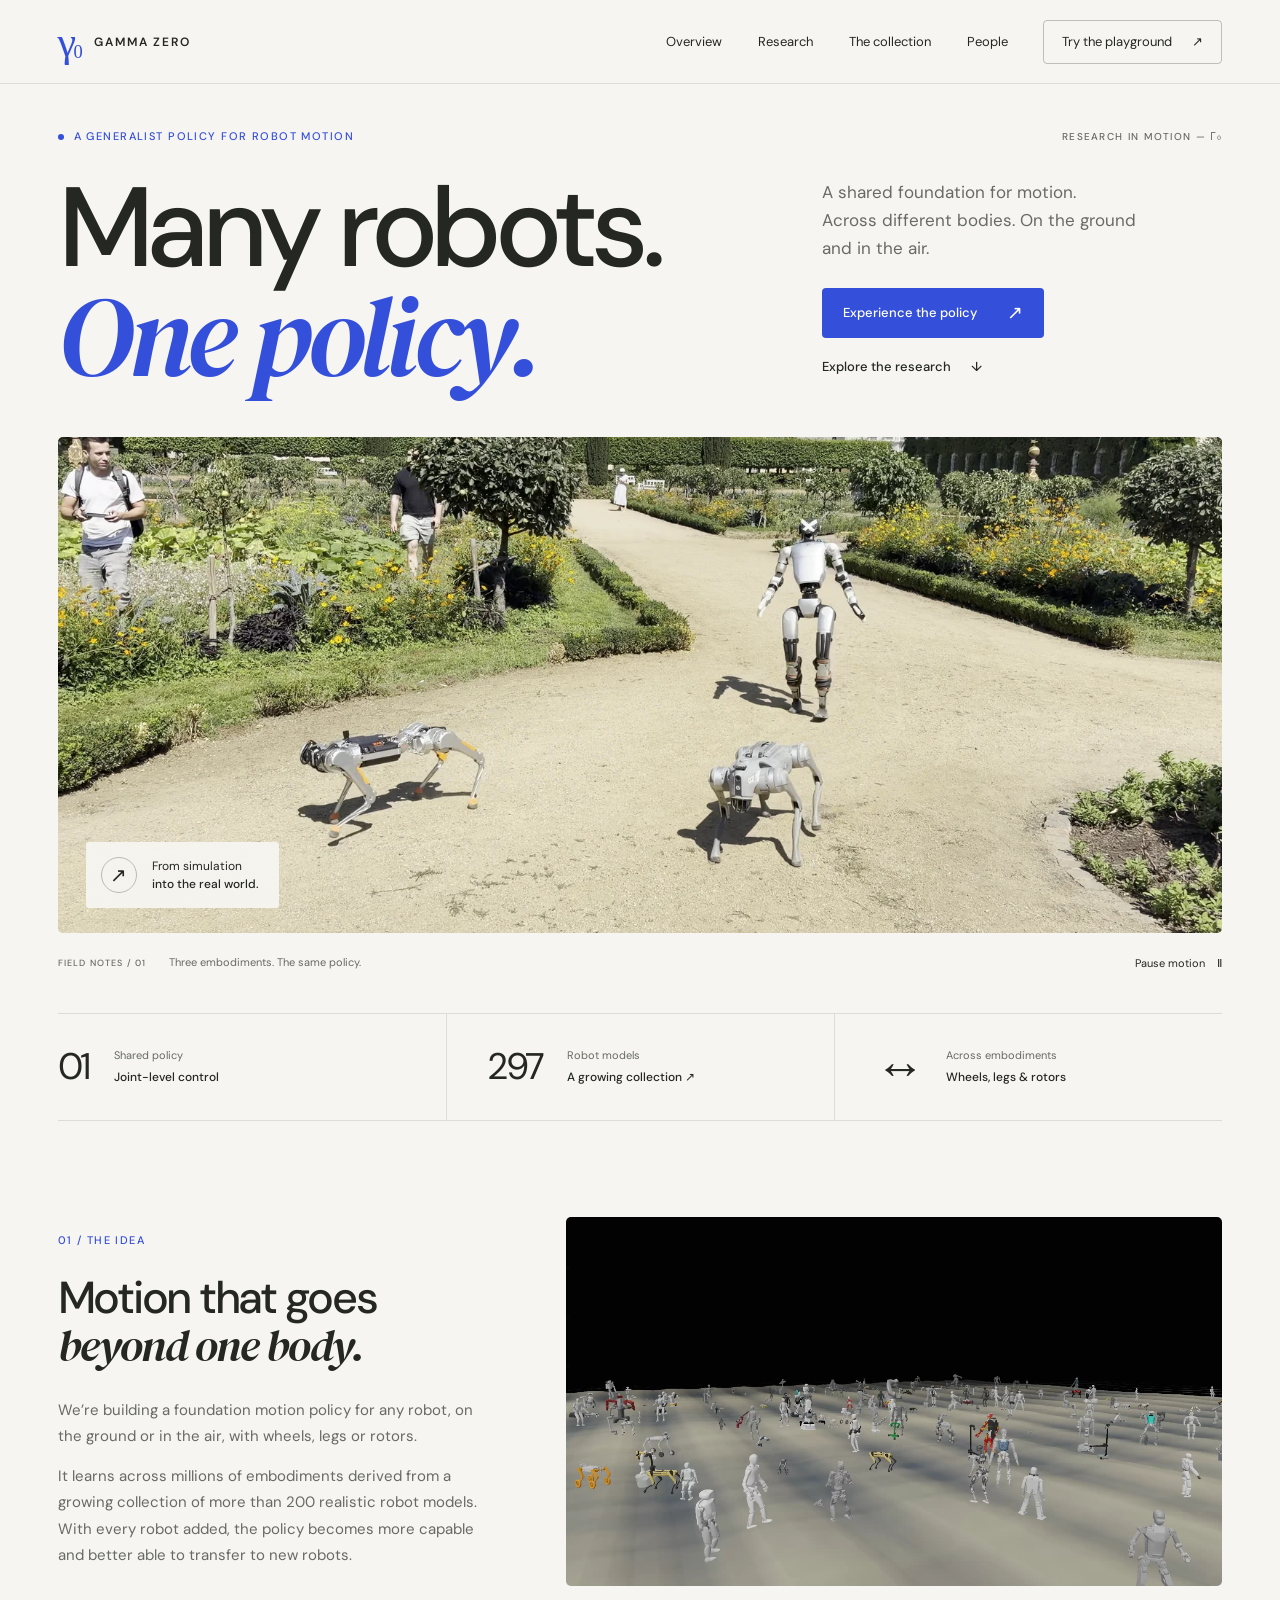
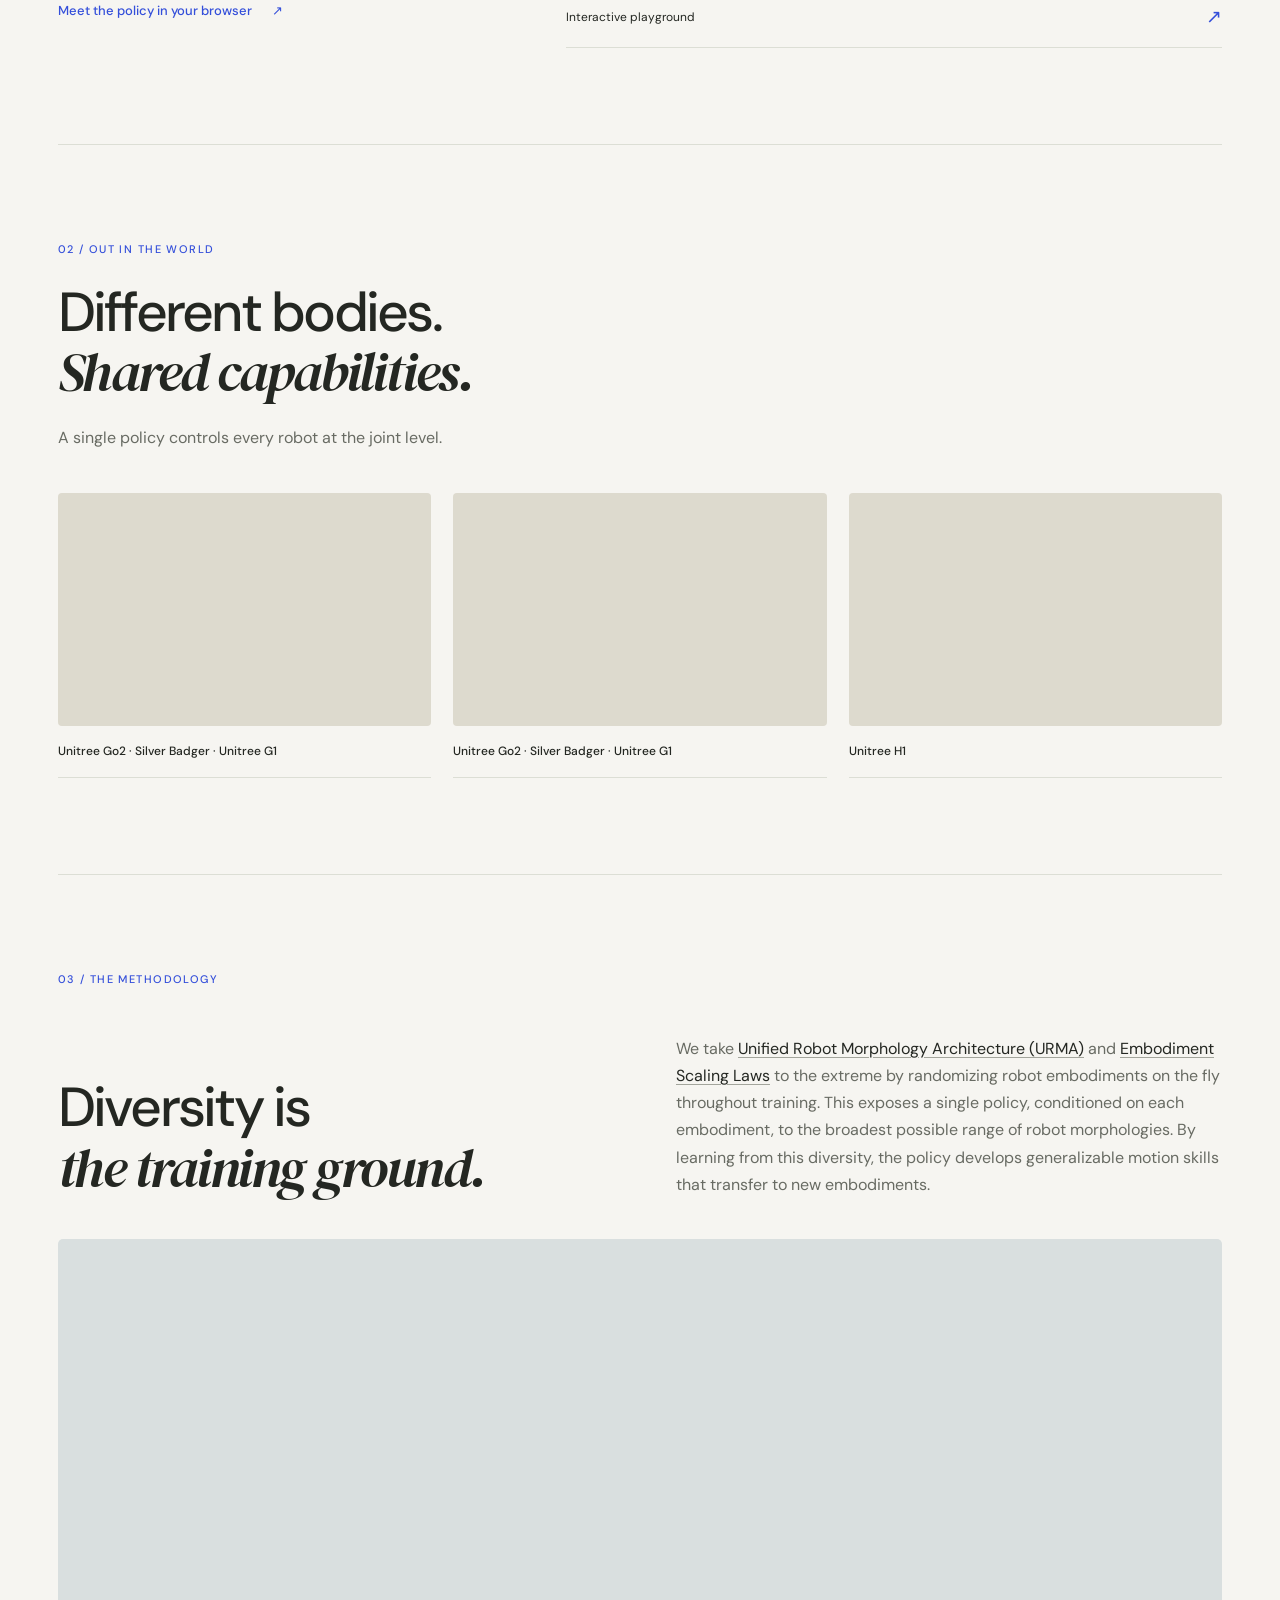
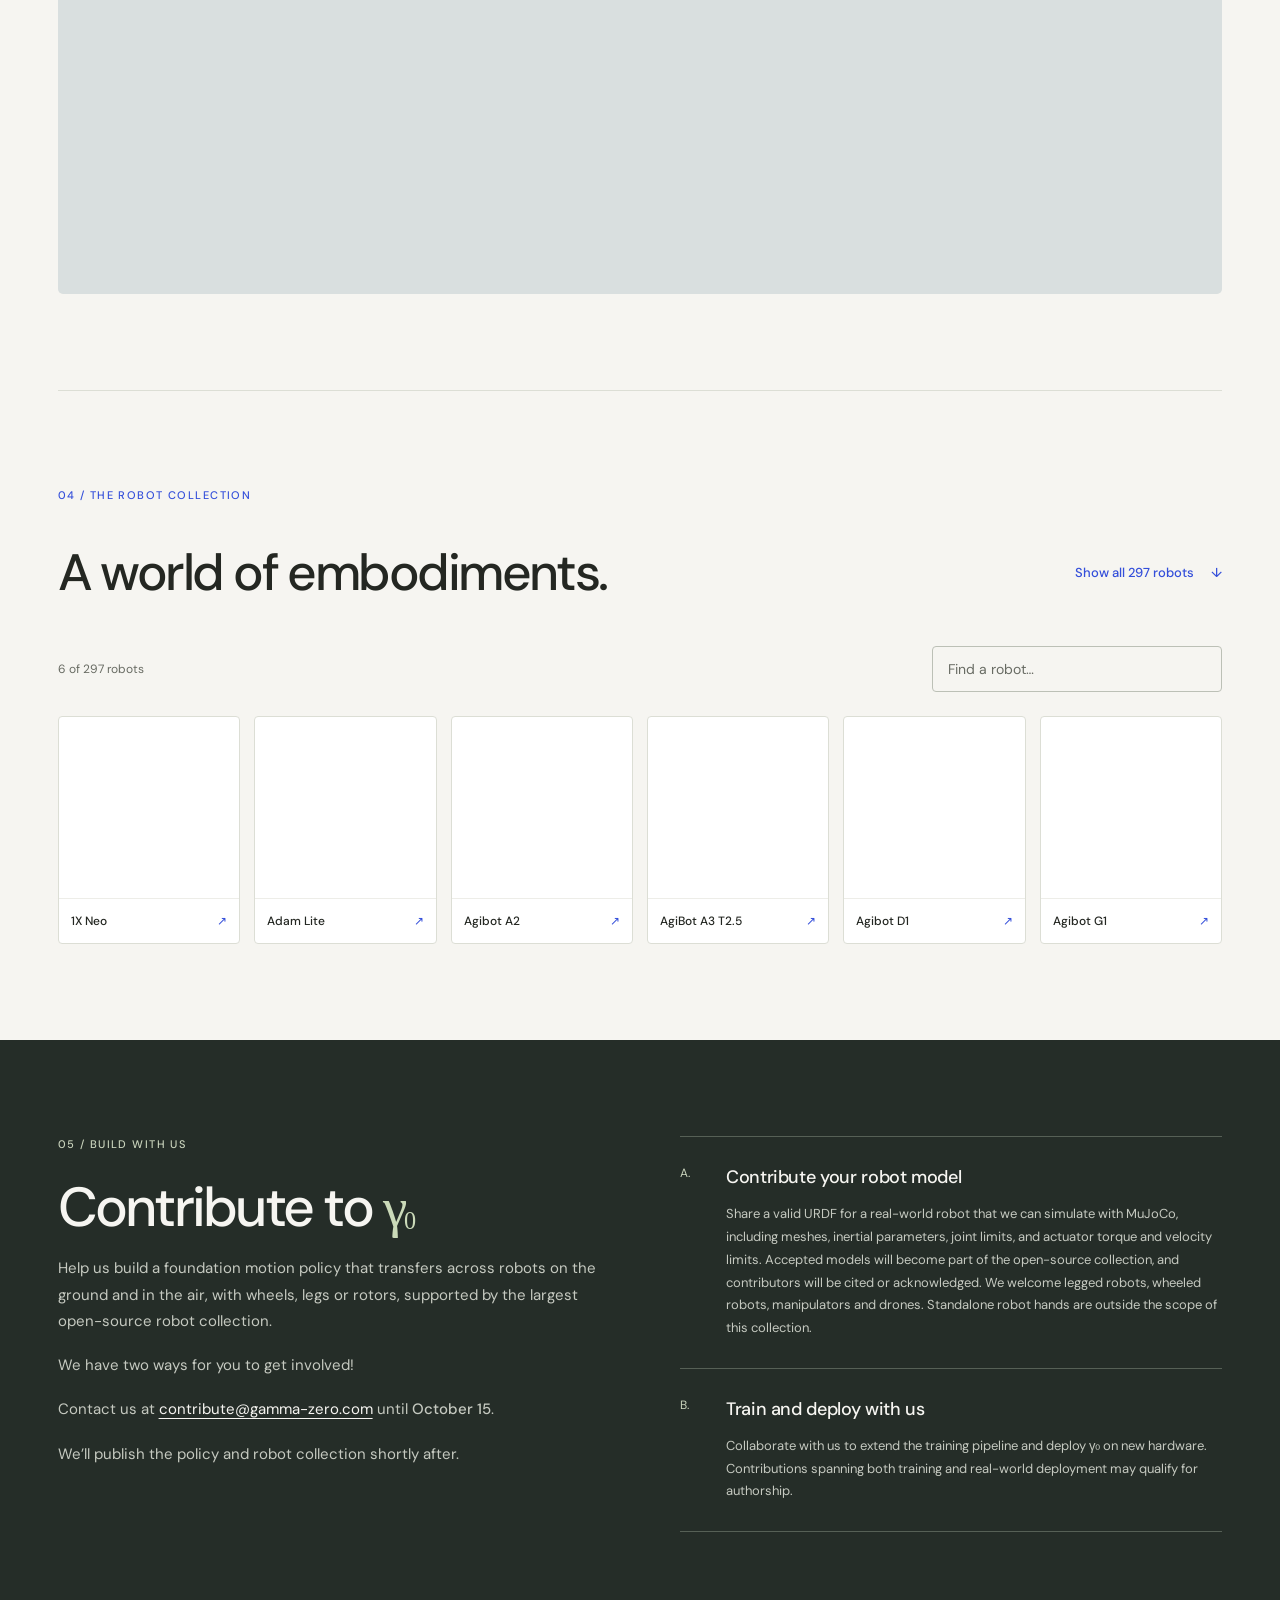
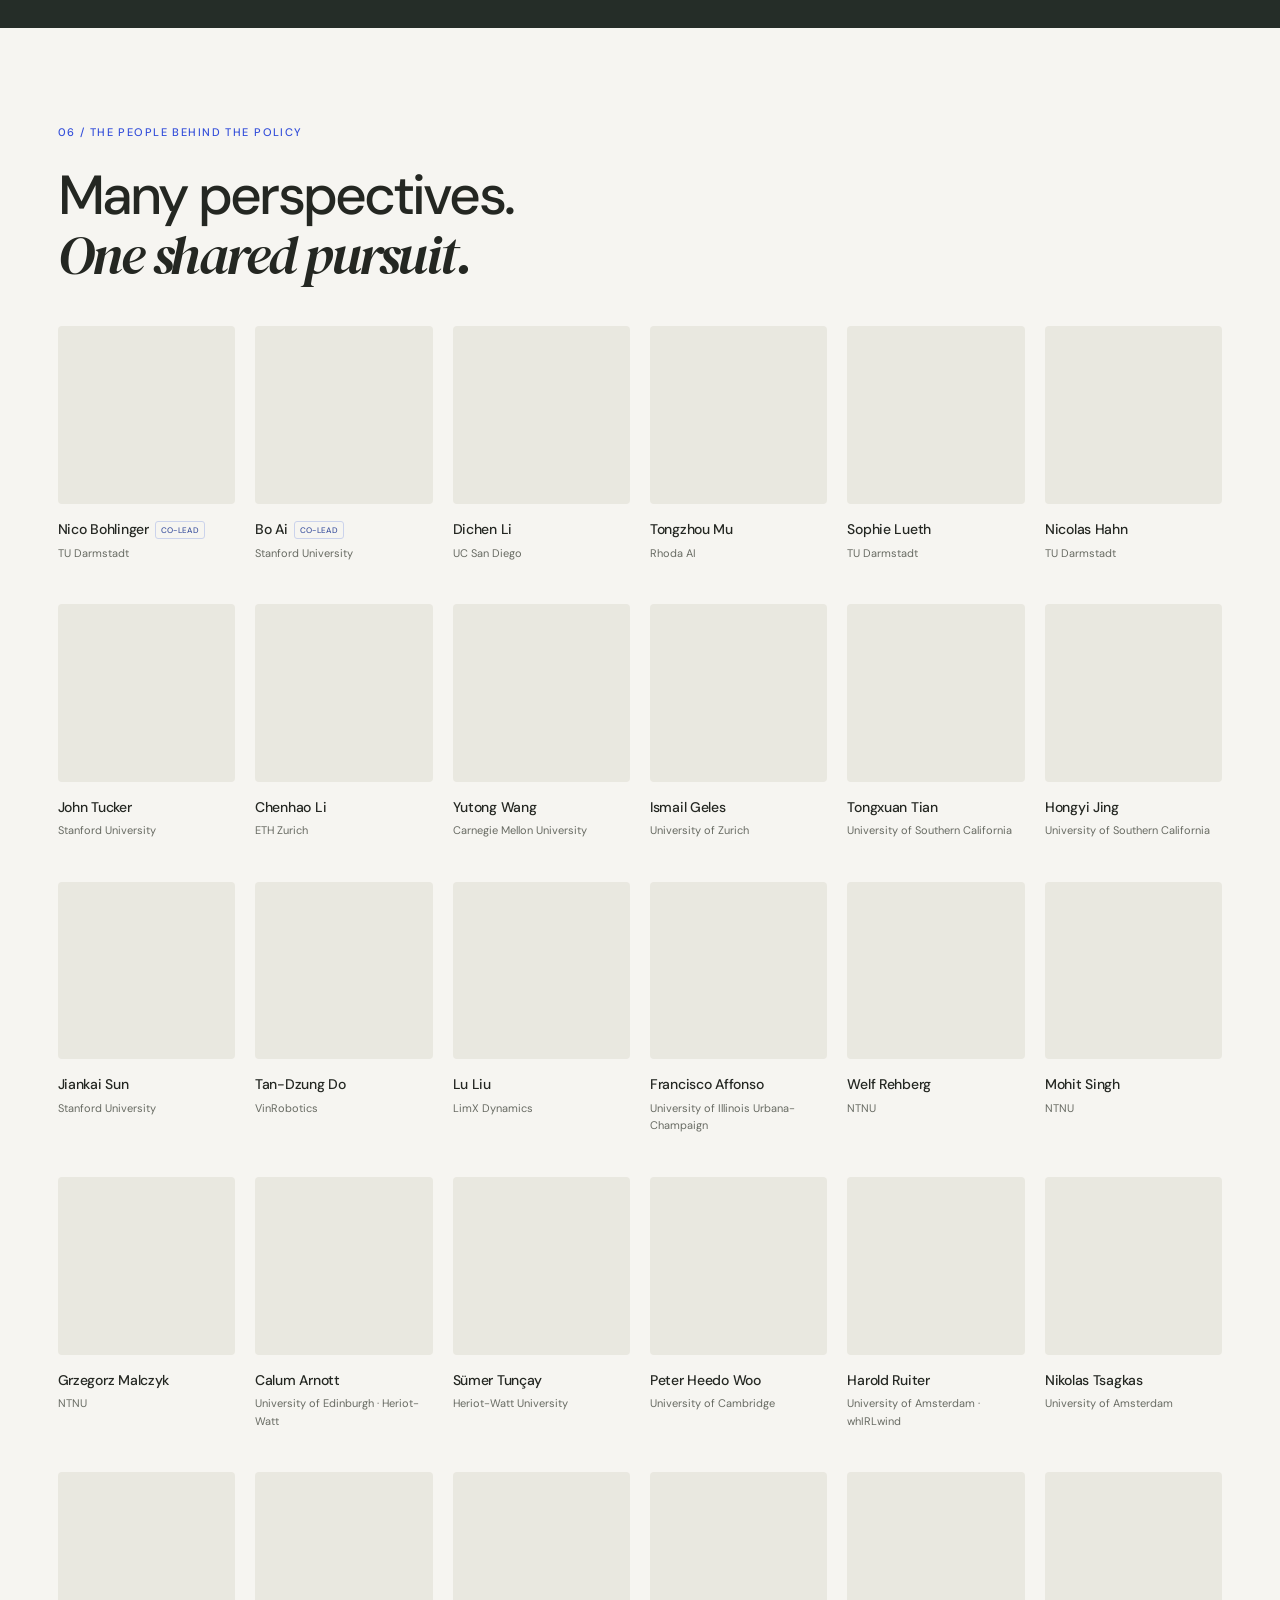
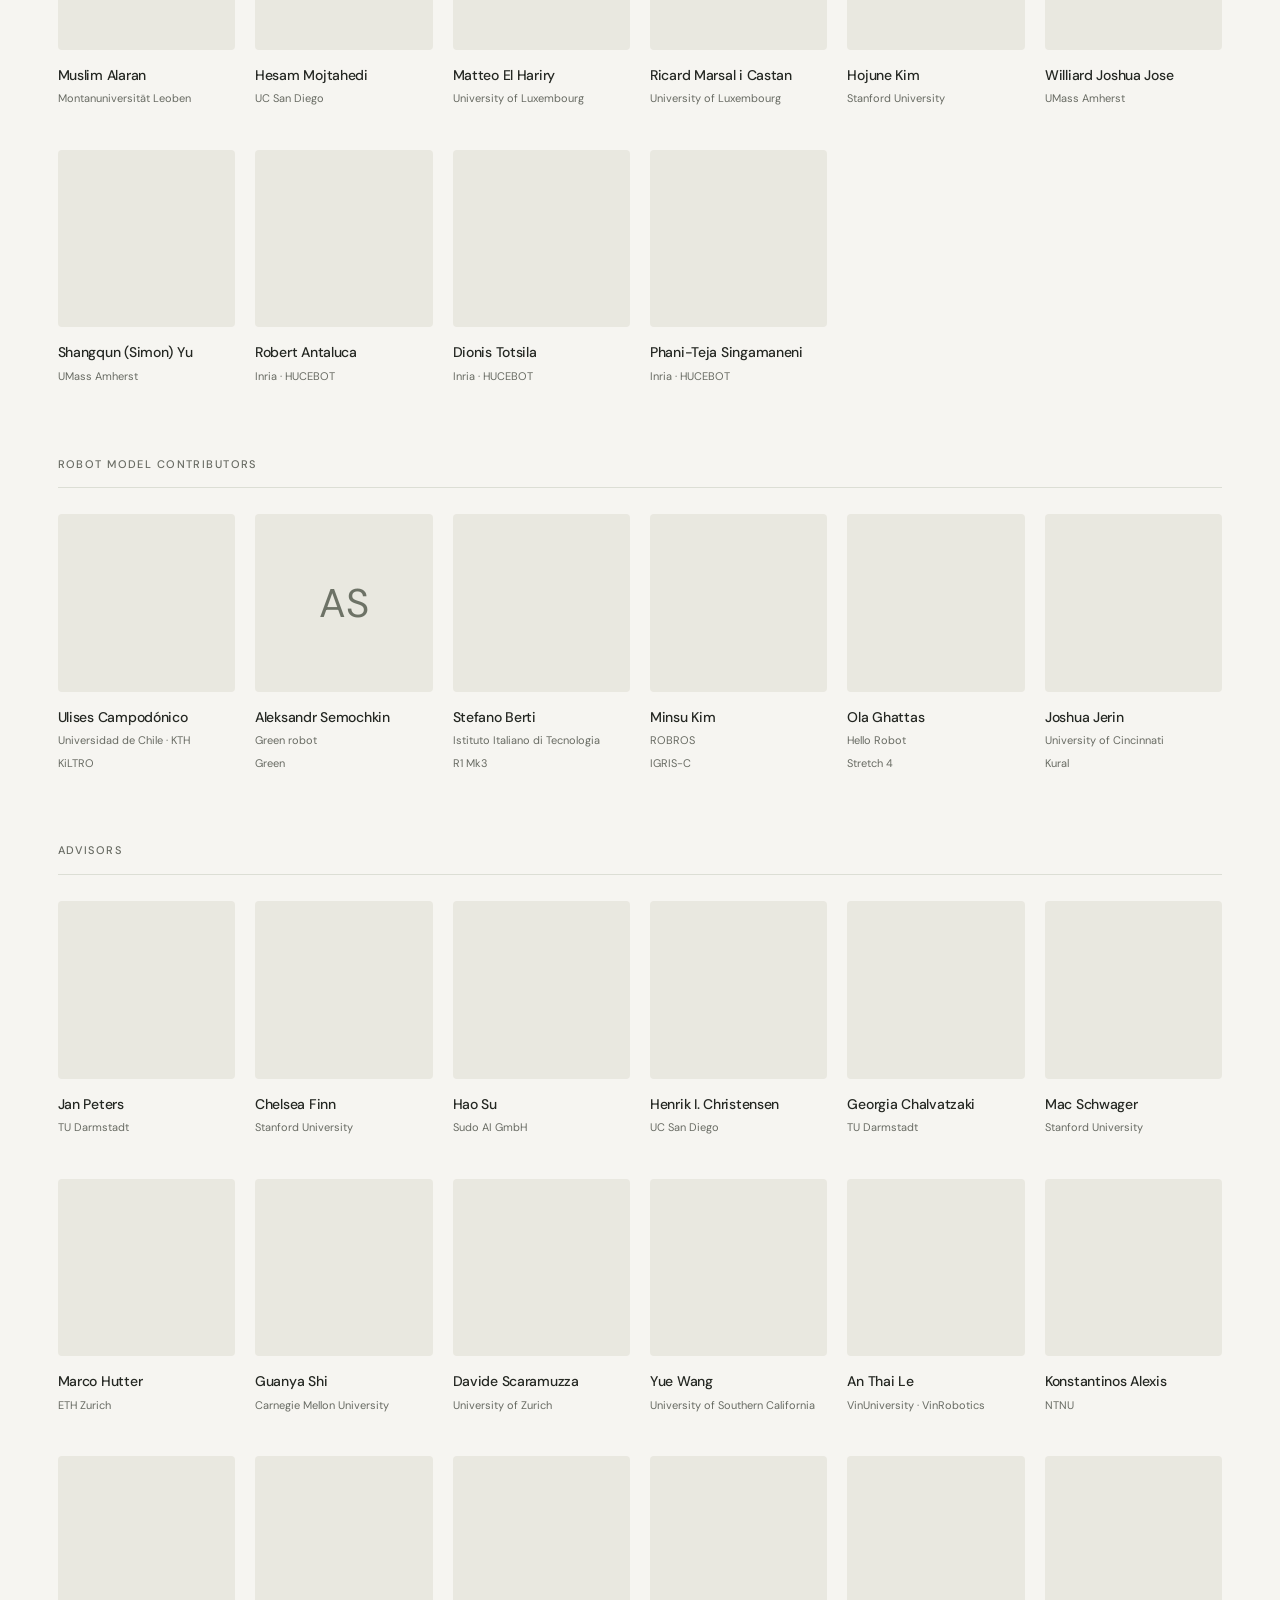
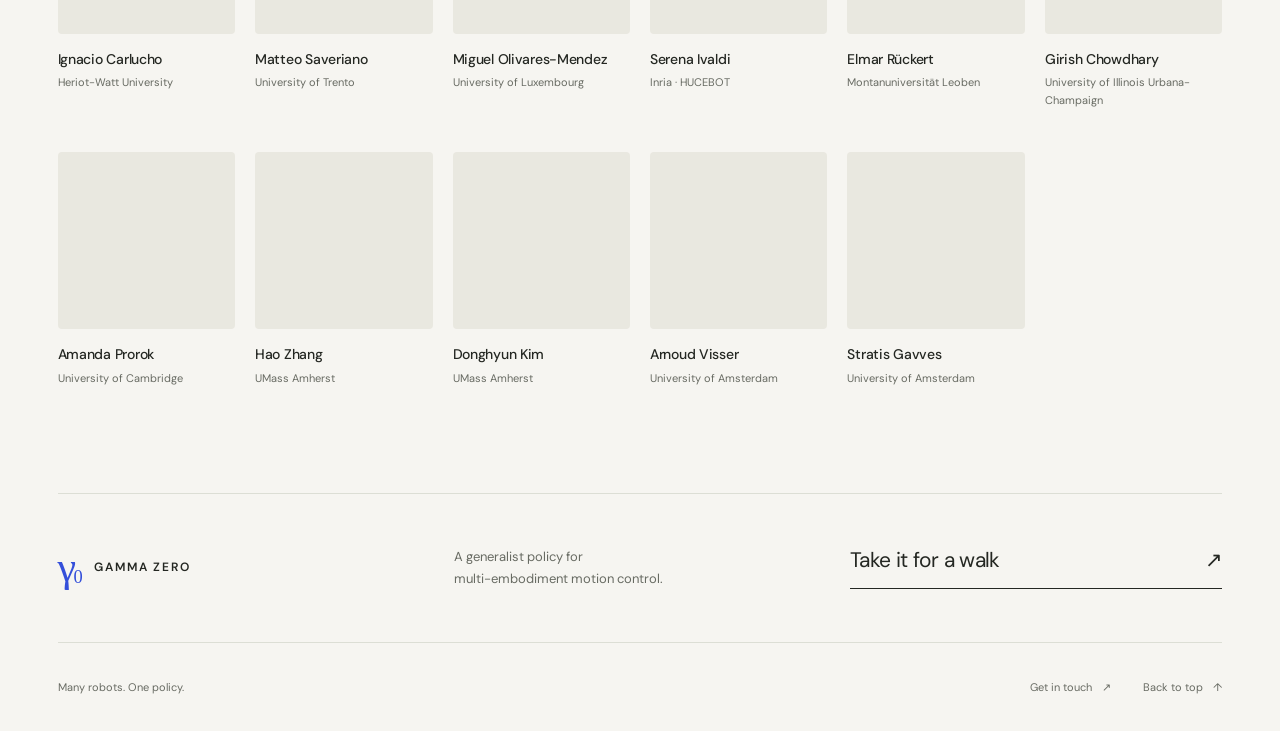
<file: docs/robots.html>
<!DOCTYPE html>
<html lang="en">
<head>
  <meta charset="UTF-8">
  <meta name="viewport" content="width=device-width, initial-scale=1.0">
  <meta http-equiv="refresh" content="0;url=index.html#robots">
  <title>Robot collection · γ₀</title>
</head>
<body><p>The robot collection is now on the <a href="index.html#robots">main page</a>.</p></body>
</html>
</file>
<file: docs/styles.css>
@font-face {
  font-family: 'DM Sans';
  font-style: normal;
  font-weight: 400 700;
  font-display: swap;
  src: url('assets/fonts/dm-sans-latin.woff2') format('woff2');
}

@font-face {
  font-family: 'DM Serif Display';
  font-style: italic;
  font-weight: 400;
  font-display: swap;
  src: url('assets/fonts/dm-serif-display-italic-latin.woff2') format('woff2');
}

:root {
  color-scheme: light;
  --paper: #f6f5f1;
  --ink: #242722;
  --muted: #686b63;
  --line: #dcded5;
  --blue: #344fda;
  --page: 1320px;
  --section-space: clamp(64px, 7.5vw, 112px);
  --heading-space: clamp(28px, 3.2vw, 44px);
  --gutter: clamp(22px, 4.5vw, 72px);
}

* { box-sizing: border-box; margin: 0; padding: 0; }
html { scroll-behavior: smooth; scroll-padding-top: 104px; }
body { background: var(--paper); color: var(--ink); font-family: 'DM Sans', sans-serif; -webkit-font-smoothing: antialiased; }
a { color: inherit; text-decoration: none; }
button, input { font: inherit; }
button, a, input { -webkit-tap-highlight-color: transparent; }
button { cursor: pointer; }
img { max-width: 100%; }
::selection { background: #dce2ff; color: #202a65; }
:focus-visible { outline: 2px solid var(--blue); outline-offset: 5px; }
[hidden] { display: none !important; }
.visually-hidden { position: absolute; width: 1px; height: 1px; overflow: hidden; clip-path: inset(50%); white-space: nowrap; }
.skip-link { position: fixed; top: 10px; left: 10px; z-index: 100; padding: 14px 20px; background: var(--ink); color: white; transform: translateY(-180%); }
.skip-link:focus { transform: none; }

.site-header { position: sticky; top: 0; z-index: 20; background: var(--paper); border-bottom: 1px solid var(--line); }
.header-inner, .hero, .section, .site-footer { width: min(calc(100% - var(--gutter) * 2), var(--page)); margin-inline: auto; }
.header-inner { display: flex; align-items: center; justify-content: space-between; min-height: 83px; gap: 24px; }
.site-brand { display: inline-flex; gap: 15px; align-items: center; flex-shrink: 0; }
.brand-name { font-size: 12px; font-weight: 600; letter-spacing: .15em; }
.gamma-mark { display: inline-block; white-space: nowrap; font-family: Georgia, serif; font-weight: 400; font-size: 42px; letter-spacing: -.08em; line-height: 1; color: var(--blue); }
.gamma-mark sub { font-size: .44em; vertical-align: -.12em; margin-left: .04em; }
.site-nav { display: flex; gap: clamp(20px, 2.8vw, 40px); align-items: center; font-size: 13px; }
.site-nav > a { display: inline-flex; min-height: 44px; align-items: center; transition: color 160ms ease; }
.site-nav > a:hover { color: var(--blue); }
.site-nav .nav-cta { padding: 0 18px; border: 1px solid #bcc0b6; border-radius: 4px; gap: 20px; }
.menu-toggle { display: none; }
.eyebrow, .hero-index, .caption-index, .team-group-label { font-family: 'DM Sans', sans-serif; font-size: 11px; font-weight: 500; letter-spacing: .13em; line-height: 1.6; text-transform: uppercase; }
.eyebrow { color: var(--blue); margin-bottom: 24px; }
.hero { padding-top: 44px; }
.hero-topline { display: flex; justify-content: space-between; gap: 24px; align-items: center; margin-bottom: 28px; }
.hero-topline .eyebrow { display: flex; align-items: center; gap: 10px; margin: 0; }
.status-dot { width: 6px; height: 6px; border-radius: 50%; background: var(--blue); flex-shrink: 0; }
.hero-index { color: var(--muted); font-size: 10px; }
.hero-copy { display: grid; grid-template-columns: 1.7fr 1fr; align-items: end; gap: 40px; padding-bottom: 46px; }
h1 { font-size: clamp(70px, 8.8vw, 122px); font-weight: 500; letter-spacing: -.065em; line-height: .96; }
h1 em, h2 em { font-family: 'DM Serif Display', Georgia, serif; font-weight: 400; letter-spacing: -.045em; }
h1 em { color: var(--blue); }
.hero-aside { padding: 0 0 2px 16px; max-width: 390px; }
.hero-aside > p { font-size: 17px; line-height: 1.65; color: var(--muted); margin-bottom: 26px; }
.button { display: inline-flex; justify-content: center; align-items: center; gap: 30px; min-height: 50px; padding: 14px 21px; font-size: 13px; font-weight: 500; border-radius: 4px; transition: background 160ms ease; }
.button-primary { color: white; background: var(--blue); }
.button-primary:hover { background: #273fb7; }
.button > span { font-size: 19px; line-height: 1; }
.text-link { display: inline-flex; align-items: center; gap: 20px; min-height: 44px; font-size: 13px; font-weight: 500; }
.text-link:hover { color: var(--blue); }
.hero-aside > .text-link { display: flex; margin-top: 7px; }
.hero-film { margin: 0; }
.hero-media { position: relative; aspect-ratio: 2.35; overflow: hidden; background: #d7d9ca; border-radius: 5px; }
.hero-video { display: block; width: 100%; height: 100%; object-fit: cover; object-position: 50% 58%; }
.film-link { position: absolute; bottom: 25px; left: 28px; display: flex; gap: 15px; align-items: center; padding: 15px 20px 15px 15px; background: rgba(246, 245, 241, .96); border-radius: 3px; font-size: 12px; line-height: 1.5; }
.film-link strong { font-weight: 500; }
.film-icon { display: grid; place-items: center; width: 36px; height: 36px; border: 1px solid #b9bcb0; border-radius: 50%; font-size: 20px; }
.film-link:hover .film-icon { background: var(--blue); color: white; border-color: var(--blue); }
.hero-film figcaption { display: flex; justify-content: space-between; align-items: center; gap: 20px; padding-block: 8px; color: var(--muted); font-size: 11px; }
.caption-index { display: inline-block; font-size: 9px; margin-right: 20px; }
#motion-toggle { display: inline-flex; align-items: center; gap: 12px; flex-shrink: 0; min-height: 44px; border: 0; background: transparent; color: var(--ink); font-size: 11px; }
#motion-toggle:hover { color: var(--blue); }
.research-strip { display: grid; grid-template-columns: repeat(3, 1fr); border-block: 1px solid var(--line); margin-top: 20px; }
.research-strip > * { display: flex; gap: 24px; align-items: center; padding: 28px 28px 28px 0; }
.research-strip > * + * { padding-left: 40px; border-left: 1px solid var(--line); }
.strip-number, .strip-symbol { font-size: 37px; line-height: 1; letter-spacing: -.06em; font-weight: 400; }
.strip-symbol { font-family: Georgia, serif; font-size: 50px; }
.research-strip > * > span:last-child { color: var(--muted); font-size: 11px; line-height: 1.9; }
.research-strip strong { color: var(--ink); font-size: 12px; font-weight: 500; }
.research-strip a:hover strong { color: var(--blue); }

.section { padding-block: var(--section-space); }
h2 { font-size: clamp(36px, 4.3vw, 60px); font-weight: 500; letter-spacing: -.05em; line-height: 1.08; text-wrap: balance; }
.section-heading { margin-bottom: var(--heading-space); }
.section-heading > p:last-child:not(.eyebrow) { color: var(--muted); font-size: 16px; line-height: 1.7; margin-top: 22px; max-width: 700px; }
.playground-section { display: grid; grid-template-columns: .8fr 1.2fr; gap: 70px; align-items: center; }
.playground-copy h2 { font-size: clamp(34px, 3.5vw, 49px); margin-bottom: 26px; }
.playground-intro { color: var(--muted); font-size: 15px; line-height: 1.75; margin-top: 14px; text-wrap: pretty; }
.playground-copy .text-link { margin-top: 20px; color: var(--blue); }
.playground-preview-wrap { position: relative; }
.playground-preview { display: block; aspect-ratio: 16 / 9; overflow: hidden; border-radius: 5px; background: #d9dfdf; }
.playground-preview-video, .methodology-video, .deployment-video { display: block; width: 100%; height: 100%; object-fit: cover; }
.playground-link { display: flex; justify-content: space-between; align-items: center; gap: 20px; padding-block: 18px; border-bottom: 1px solid var(--line); font-size: 12px; }
.playground-link span { color: var(--blue); font-size: 19px; }
.deployment-section, .methodology-section, .robot-collection-section, .team-section { border-top: 1px solid var(--line); }
.deployment-grid { display: grid; grid-template-columns: repeat(3, minmax(0, 1fr)); gap: 22px; }
.deployment-card { min-width: 0; }
.deployment-media { aspect-ratio: 16 / 10; border-radius: 4px; overflow: hidden; background: #dddace; }
.deployment-copy { padding-block: 16px; border-bottom: 1px solid var(--line); }
.deployment-copy h3 { font-size: 12px; font-weight: 500; line-height: 1.6; }
.methodology-heading { display: grid; grid-template-columns: 1fr 1fr; gap: 0 72px; align-items: end; }
.methodology-heading .eyebrow { grid-column: 1 / -1; }
.methodology-heading > p:last-child { margin-top: 0; font-size: 15px; }
.methodology-link { text-decoration: underline; text-underline-offset: 3px; text-decoration-color: #a3a59c; color: var(--ink); }
.methodology-link:hover { color: var(--blue); }
.methodology-media { aspect-ratio: 16 / 9; overflow: hidden; border-radius: 5px; background: #d9dfdf; }

.collection-heading { display: flex; align-items: center; justify-content: space-between; gap: 30px; margin-bottom: 30px; background: var(--paper); padding-block: 16px; }
.collection-heading h2 { font-size: clamp(34px, 4vw, 54px); }
.is-expanded .collection-heading { position: sticky; top: 83px; z-index: 5; border-bottom: 1px solid var(--line); }
.collection-toggle { flex-shrink: 0; min-height: 44px; padding: 10px 0; border: 0; background: none; color: var(--blue); font-size: 13px; font-weight: 500; }
.collection-toggle span { margin-left: 14px; }
.collection-toggle:hover { text-decoration: underline; text-underline-offset: 4px; }
.collection-toggle-bottom { display: block; margin: 32px auto 0; }
.gallery-tools { display: flex; align-items: center; justify-content: space-between; gap: 24px; margin-bottom: 24px; }
.gallery-tools p { color: var(--muted); font-size: 12px; }
.gallery-tools input { width: 290px; max-width: 100%; min-height: 46px; padding: 12px 15px; border: 1px solid #bcc0b6; border-radius: 4px; background: transparent; font-size: 14px; color: var(--ink); }
.gallery-tools input::placeholder { color: var(--muted); }
.robot-gallery { display: grid; grid-template-columns: repeat(6, minmax(0, 1fr)); gap: 14px; }
.robot-card { display: block; min-width: 0; overflow: hidden; border: 1px solid var(--line); border-radius: 4px; background: white; transition: border-color 180ms ease, transform 180ms ease; }
.robot-card img { display: block; width: 100%; height: auto; aspect-ratio: 1; object-fit: contain; }
.robot-card span { display: flex; justify-content: space-between; align-items: baseline; gap: 5px; padding: 14px 12px; font-size: 12px; font-weight: 500; line-height: 1.4; border-top: 1px solid #ededE8; }
.robot-card[href] > span::after { content: '↗' / ''; color: var(--blue); }
.robot-card[href]:hover { border-color: var(--blue); transform: translateY(-3px); }
.gallery-empty { padding: 60px 0; color: var(--muted); }

.contribution-section { position: relative; color: #f6f5f1; }
.contribution-section::before { content: ''; position: absolute; inset: 0 min(calc(-1 * var(--gutter)), calc((var(--page) - 100vw) / 2)); background: #252d28; z-index: -1; }
.contribution-panel { display: grid; grid-template-columns: 1fr 1fr; gap: 80px; }
.contribution-copy .eyebrow { color: #c9d3bc; }
.contribution-copy .gamma-mark { color: #cbdab9; font-size: 1em; }
.contribution-copy > p:not(.eyebrow) { margin-top: 18px; color: #c5c9c0; font-size: 15px; line-height: 1.75; }
.contribution-contact a { color: #f6f5f1; text-decoration: underline; text-underline-offset: 4px; overflow-wrap: anywhere; }
.contribution-contact strong { font-weight: 500; }
.contribution-paths { border-top: 1px solid #566056; align-self: center; }
.contribution-paths > div { display: grid; grid-template-columns: 30px 1fr; gap: 14px 16px; padding: 28px 0; border-bottom: 1px solid #566056; }
.contribution-paths span { grid-row: 1 / 3; color: #c9d3bc; font-size: 12px; }
.contribution-paths h3 { font-size: 18px; font-weight: 500; letter-spacing: -.02em; }
.contribution-paths p { color: #c5c9c0; font-size: 13px; line-height: 1.75; }
.contribution-section :focus-visible { outline-color: #cfddb9; }

.team-section { margin-top: 0; border-top: 0; }
.team-grid { display: grid; grid-template-columns: repeat(6, minmax(0, 1fr)); gap: 32px 20px; }
.team-card { display: block; min-width: 0; }
.team-portrait { aspect-ratio: 1; overflow: hidden; border-radius: 4px; background: #e9e8e0; }
.team-portrait img { display: block; width: 100%; height: 100%; object-fit: cover; }
.team-card-copy { padding: 16px 0 10px; }
.team-card h3 { font-size: 14px; font-weight: 500; letter-spacing: -.02em; line-height: 1.4; overflow-wrap: anywhere; margin-bottom: 5px; }
.team-card p { color: var(--muted); font-size: 11px; line-height: 1.6; overflow-wrap: anywhere; }
.team-card:hover h3 { color: var(--blue); }
.team-name-line { display: flex; flex-wrap: wrap; align-items: center; gap: 6px; }
.team-role { padding: 4px 5px; border: 1px solid #cbd3ec; color: #4257a1; border-radius: 3px; font-size: 8px; font-weight: 500; letter-spacing: .04em; line-height: 1; text-transform: uppercase; white-space: nowrap; }
.team-card .team-model { margin-top: 5px; }
.team-group-label { margin: 60px 0 26px; color: var(--muted); padding-bottom: 14px; border-bottom: 1px solid var(--line); }
.portrait-placeholder { display: grid; place-items: center; color: #6d7266; font-size: 40px; font-weight: 400; }

.site-footer { border-top: 1px solid var(--line); }
.footer-top { display: grid; grid-template-columns: 1fr 1fr 1fr; align-items: start; gap: 24px; padding-block: 52px; }
.footer-top > p { font-size: 13px; color: var(--muted); line-height: 1.7; }
.footer-cta { display: flex; align-items: center; justify-content: space-between; gap: 18px; font-size: 21px; letter-spacing: -.03em; border-bottom: 1px solid var(--ink); padding-bottom: 14px; }
.footer-cta:hover { color: var(--blue); border-color: var(--blue); }
.footer-bottom { border-top: 1px solid var(--line); padding-block: 22px; display: flex; justify-content: space-between; align-items: center; gap: 20px; color: var(--muted); font-size: 11px; }
.footer-bottom > div { display: flex; gap: 32px; }
.footer-bottom a { display: inline-flex; align-items: center; min-height: 44px; gap: 10px; }

@media (max-width: 1100px) {
  .brand-name { font-size: 10px; letter-spacing: .1em; }
  .site-nav { gap: 20px; font-size: 12px; }
  .hero-copy { grid-template-columns: 1.4fr 1fr; gap: 24px; }
  h1 { font-size: clamp(65px, 9vw, 104px); }
  .hero-aside { padding-left: 0; }
  .hero-aside > p { font-size: 15px; }
  .playground-section { gap: 38px; }
  .methodology-heading, .contribution-panel { gap: 0 40px; }
  .research-strip > * { gap: 20px; }
  .research-strip > * + * { padding-left: 24px; }
  .team-grid { grid-template-columns: repeat(4, minmax(0, 1fr)); }
  .robot-gallery { grid-template-columns: repeat(3, minmax(0, 1fr)); }
}

@media (max-width: 780px) {
  html { scroll-padding-top: 86px; }
  .header-inner { min-height: 70px; }
  .gamma-mark { font-size: 36px; }
  .brand-name { font-size: 11px; }
  .menu-toggle { display: flex; align-items: center; gap: 14px; min-height: 44px; border: 0; background: none; color: var(--ink); font-size: 12px; }
  .menu-toggle span { font-size: 22px; }
  .site-nav { display: none; position: absolute; top: 70px; left: 0; right: 0; padding: 18px var(--gutter) 28px; background: var(--paper); border-bottom: 1px solid var(--line); }
  .site-nav.is-open { display: flex; align-items: stretch; flex-direction: column; gap: 4px; }
  .site-nav > a { font-size: 16px; padding-block: 10px; }
  .site-nav .nav-cta { margin-top: 12px; justify-content: space-between; }
  .hero { padding-top: 28px; }
  .hero-topline { margin-bottom: 28px; }
  .hero-topline .eyebrow { font-size: 9px; letter-spacing: .08em; }
  .hero-index { display: none; }
  .hero-copy { grid-template-columns: 1fr; gap: 28px; padding-bottom: 30px; }
  h1 { font-size: clamp(64px, 12.8vw, 100px); }
  .hero-aside { max-width: 520px; }
  .hero-aside > p { font-size: 16px; margin-bottom: 18px; }
  .hero-aside > p br { display: none; }
  .hero-aside > .text-link { display: inline-flex; margin-left: 20px; }
  .hero-media { aspect-ratio: 16 / 11; }
  .hero-video { object-position: 53% 50%; }
  .film-link { bottom: 14px; left: 14px; gap: 10px; padding: 10px 14px 10px 10px; font-size: 10px; }
  .film-icon { width: 28px; height: 28px; font-size: 17px; }
  .hero-film figcaption { font-size: 10px; gap: 12px; }
  .caption-index { display: none; }
  .research-strip { margin-top: 10px; }
  .research-strip > * { flex-direction: column; align-items: flex-start; gap: 12px; padding: 22px 10px 22px 0; }
  .research-strip > * + * { padding-left: 18px; }
  .strip-number { font-size: 31px; }
  .strip-symbol { font-size: 35px; }
  .research-strip strong { font-size: 10px; }
  .research-strip > * > span:last-child { font-size: 10px; }
  .playground-section { grid-template-columns: 1fr; gap: 30px; }
  .playground-copy { max-width: 570px; }
  .playground-copy h2 { font-size: clamp(38px, 7vw, 52px); }
  .section-heading > p:last-child:not(.eyebrow) { font-size: 15px; }
  .deployment-grid { grid-template-columns: 1fr; gap: 30px; }
  .deployment-media { aspect-ratio: 16 / 9; }
  .deployment-copy h3 { font-size: 14px; }
  .methodology-heading { grid-template-columns: 1fr; gap: 0; }
  .methodology-heading > p:last-child { margin-top: 24px; }
  .collection-heading { align-items: flex-start; flex-direction: column; gap: 12px; }
  .is-expanded .collection-heading { top: 70px; }
  .gallery-tools { align-items: stretch; flex-direction: column-reverse; gap: 16px; }
  .gallery-tools input { width: 100%; font-size: 16px; }
  .contribution-panel { grid-template-columns: 1fr; gap: 38px; }
  .team-grid { grid-template-columns: repeat(3, minmax(0, 1fr)); gap: 25px 16px; }
  .team-group-label { margin-top: 40px; }
  .footer-top { grid-template-columns: 1fr 1fr; gap: 28px; padding-block: 36px; }
  .footer-cta { grid-column: 1 / -1; }
}

@media (max-width: 480px) {
  .hero-aside > .text-link { margin-left: 0; display: flex; }
  .hero-film figcaption > span { max-width: 190px; }
  .research-strip > * { gap: 10px; }
  .research-strip > * + * { padding-left: 12px; }
  .robot-gallery { grid-template-columns: repeat(2, minmax(0, 1fr)); gap: 12px; }
  .team-grid { grid-template-columns: repeat(2, minmax(0, 1fr)); gap: 24px 16px; }
  .team-card h3 { font-size: 15px; }
  .team-card p { font-size: 12px; }
  .footer-top { grid-template-columns: 1fr; }
  .footer-bottom { align-items: flex-start; flex-direction: column; gap: 4px; }
}

@media (prefers-reduced-motion: reduce) {
  html { scroll-behavior: auto; }
  *, *::before, *::after { transition: none !important; }
  .robot-card[href]:hover { transform: none; }
}
.team-portrait img {
  width: 100%;
  height: 100%;
  object-fit: cover;
}
.nico-portrait img { object-position: 50% 100%; transform: scale(1.25); transform-origin: 65% 75%; }
.bo-portrait img { object-position: 50% 45%; }
.dichen-portrait img { object-position: 50% 45%; }
.tongzhou-portrait img { object-position: 50% 50%; }
.sophie-portrait img { object-position: 50% 38%; }
.nicolas-portrait img { object-position: 50% 42%; transform: scale(1.65); transform-origin: 100% 30%; }
.jan-portrait img { object-position: 50% 42%; }
.hao-portrait img { object-position: 50% 25%; }
.henrik-portrait img { object-position: 50% 40%; }
.chelsea-portrait img { object-position: 50% 38%; }
.georgia-portrait img { object-position: 50% 30%; }
.davide-portrait img { object-position: 50% 0%; }
.yue-portrait img { object-position: 50% 0%; }
.an-thai-portrait img { object-position: 50% 10%; }
.francisco-affonso-portrait img { transform: rotate(-90deg); }
.matteo-saveriano-portrait img { object-position: 85% 50%; }
.elmar-rueckert-portrait img { transform: scale(1.3); transform-origin: 55% 15%; }
.arnoud-visser-portrait img { transform: scale(1.45); transform-origin: 50% 20%; }
.muslim-alaran-portrait img { transform: scale(1.6); transform-origin: 39% 50%; }
.matteo-el-hariry-portrait img { object-position: 50% 50%; }
.shangqun-yu-portrait img { transform: scale(1.2); transform-origin: 69% 24%; }
.nikolas-tsagkas-portrait img { object-position: 50% 20%; }
.grzegorz-malczyk-portrait img { transform: scale(1.35); transform-origin: 50% 0%; }
</file>
